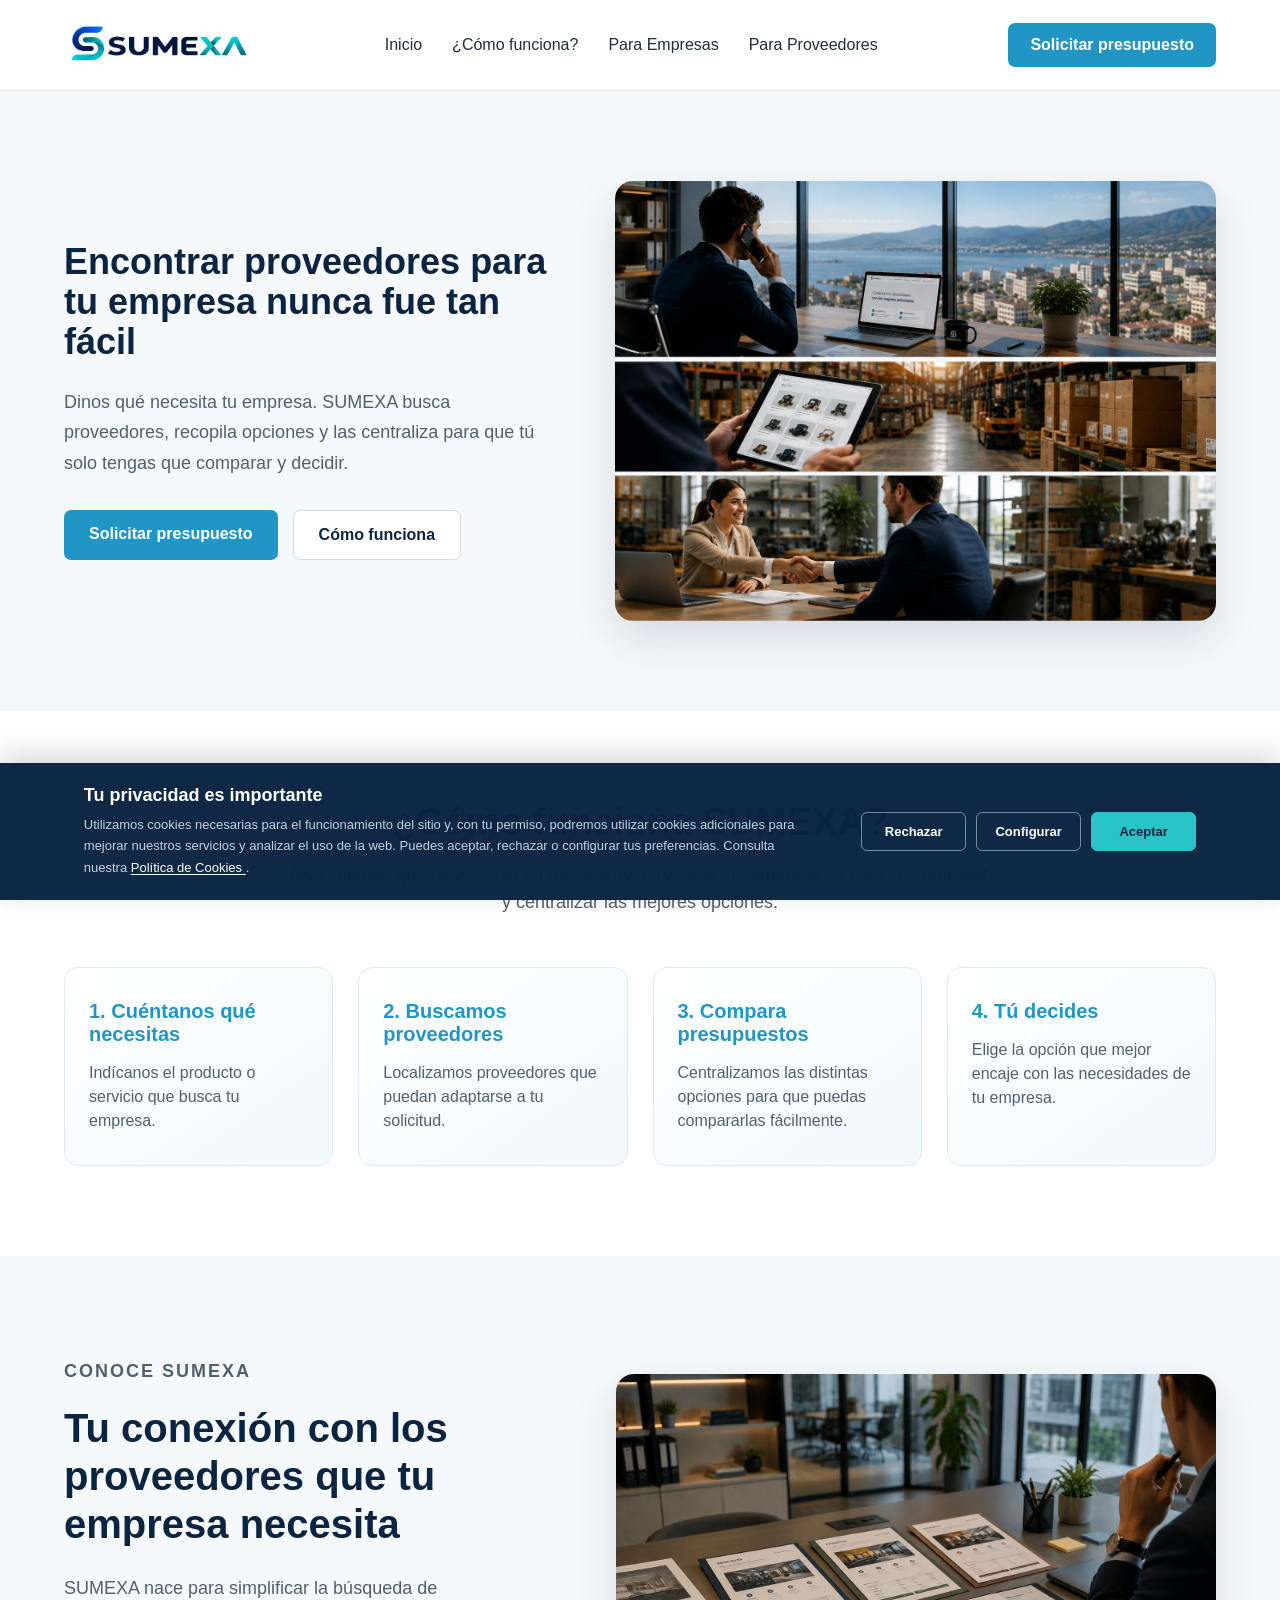
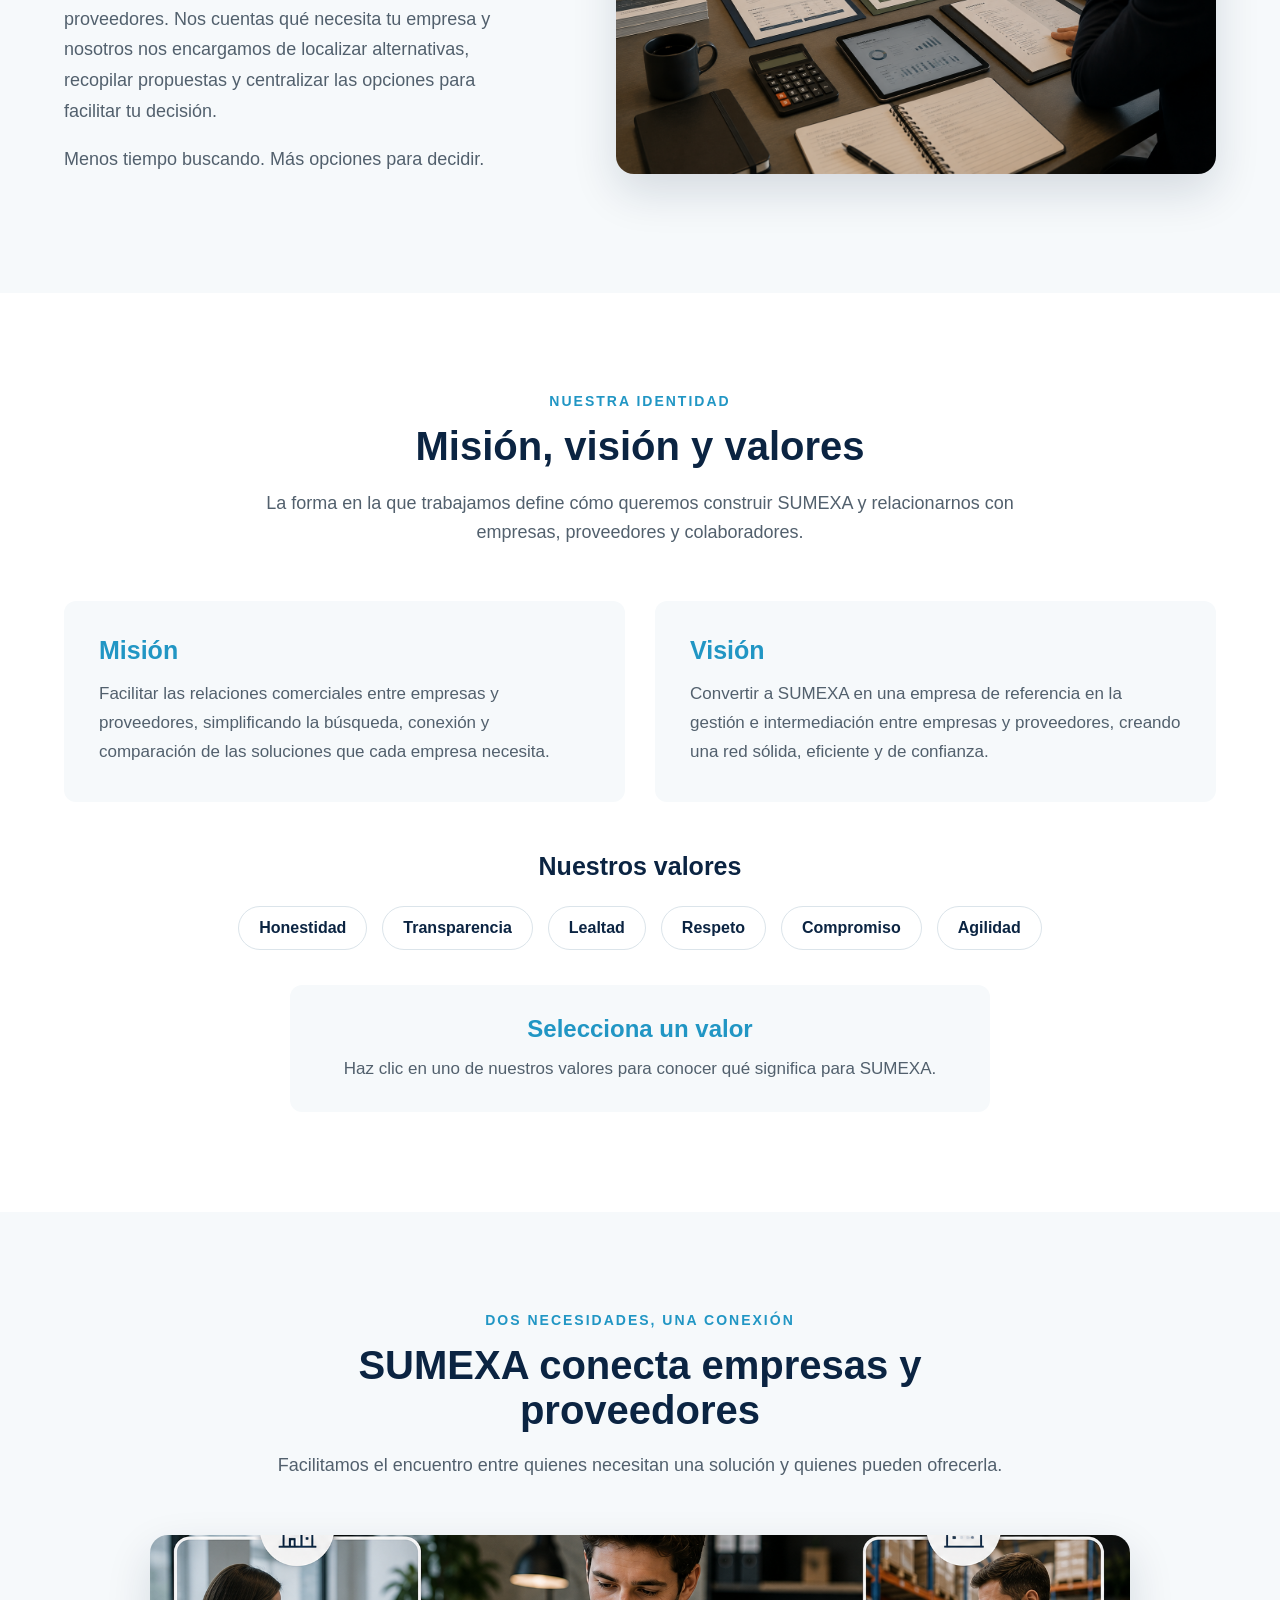
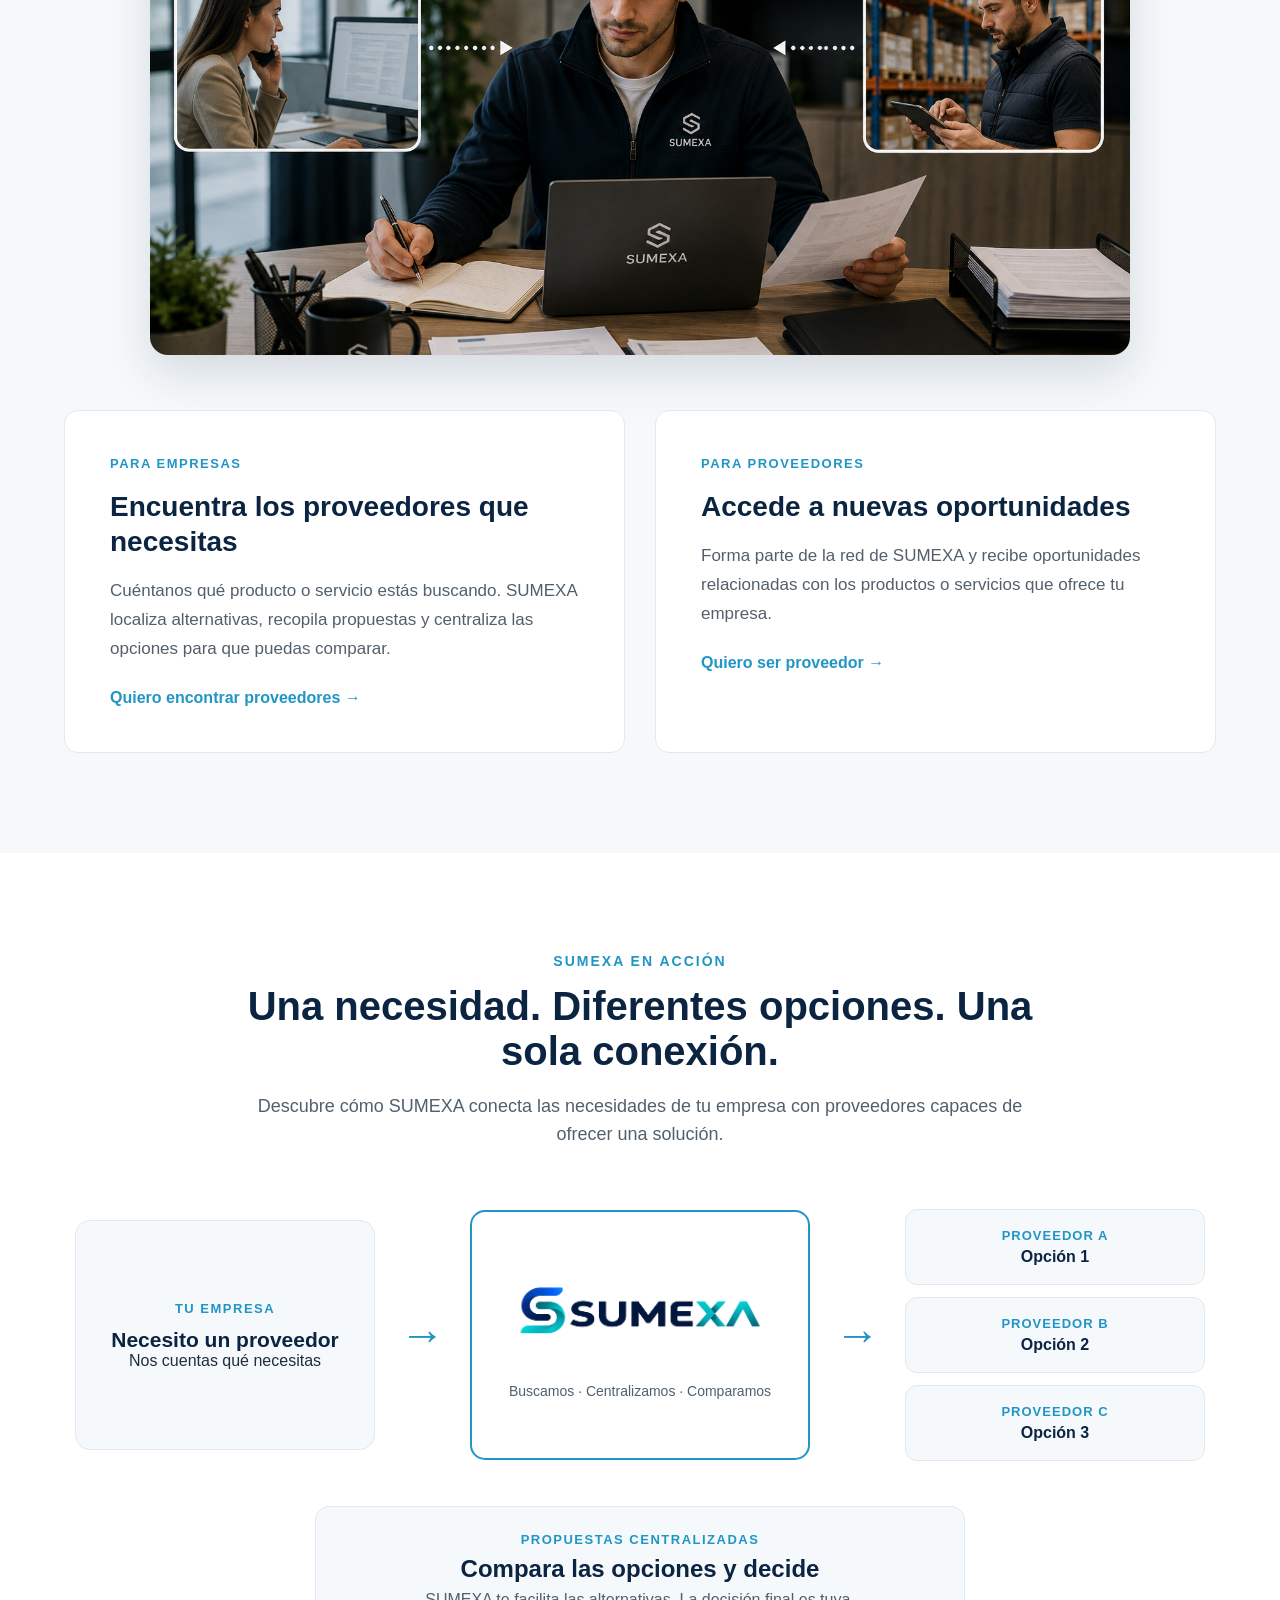
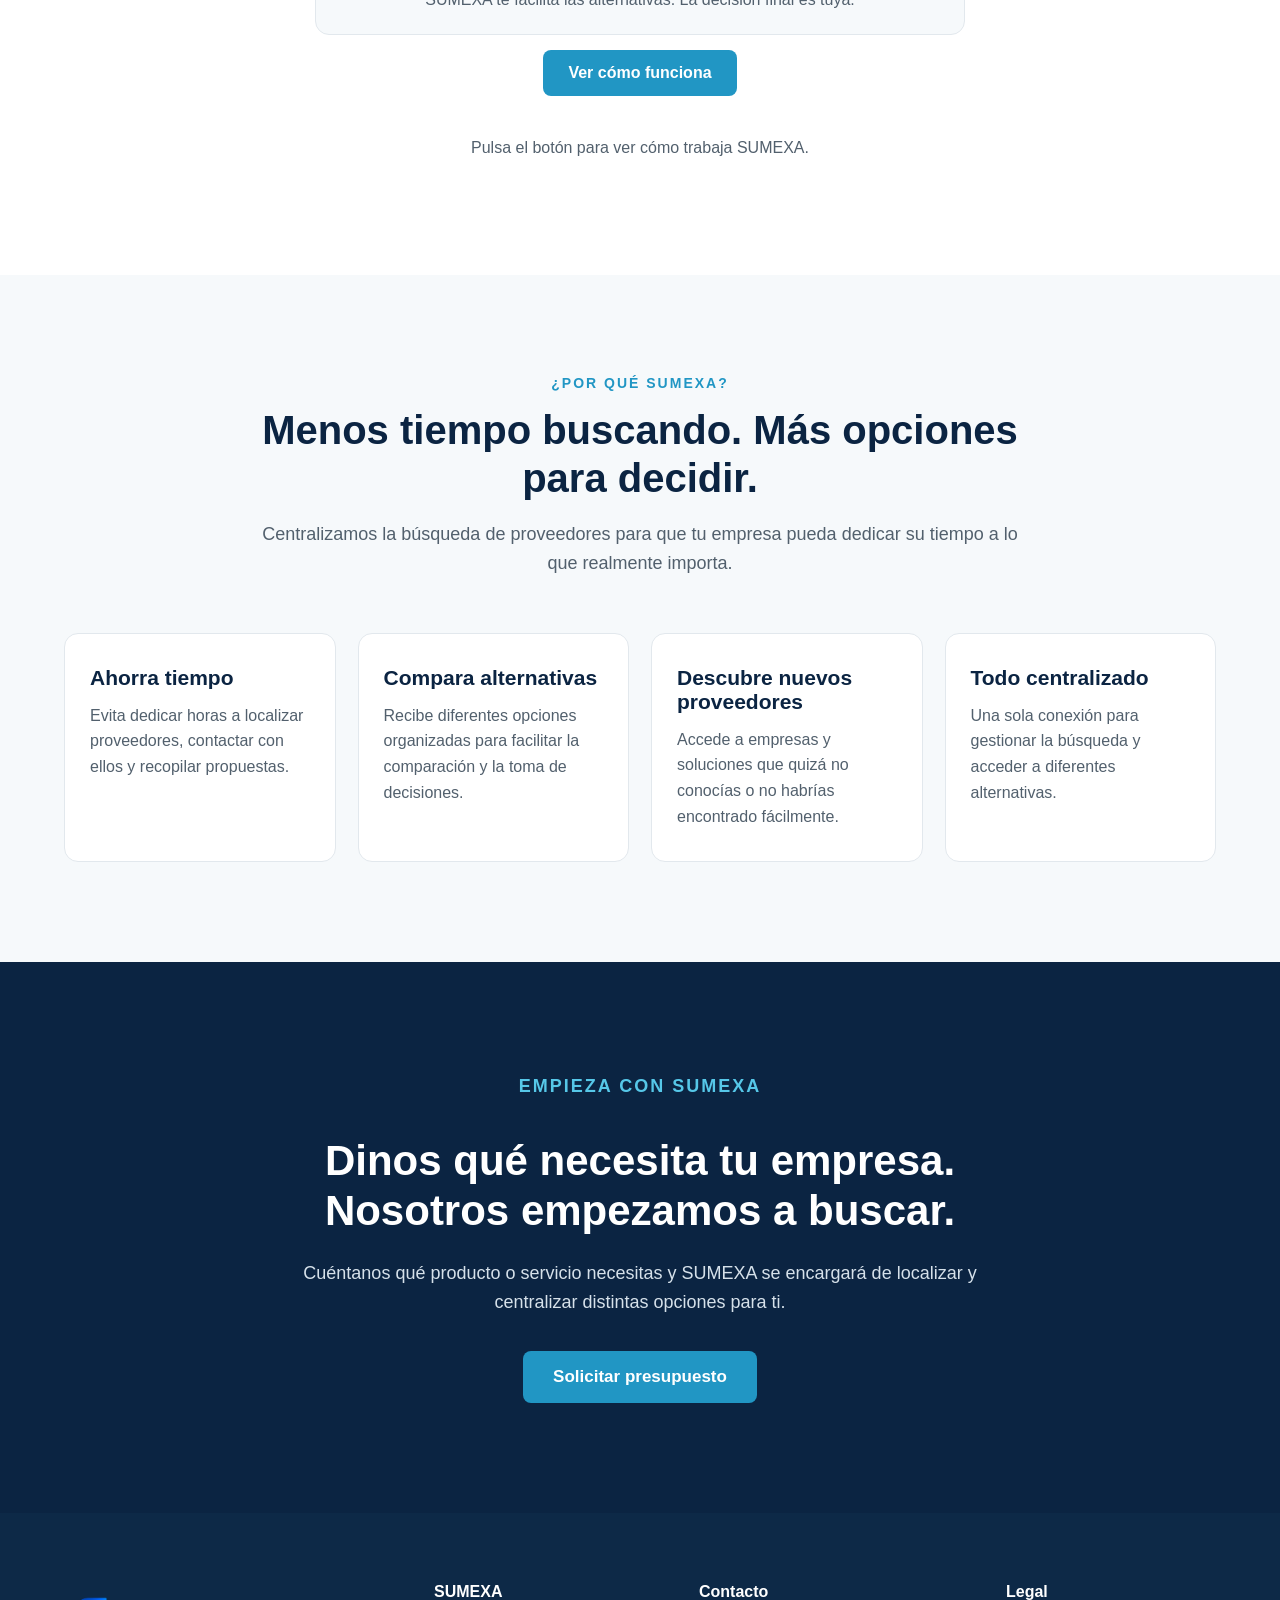
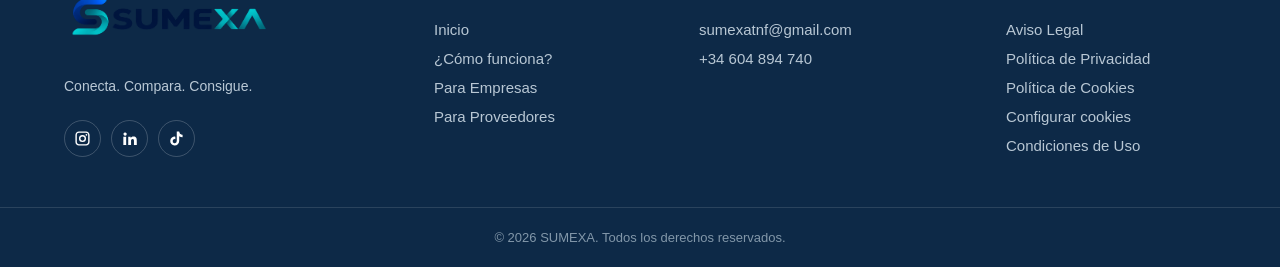
<file: index.html>
<!DOCTYPE html>
<html lang="es">

<head>
    <meta charset="UTF-8">
    <meta name="viewport" content="width=device-width, initial-scale=1.0">
    <title>SUMEXA | Conecta. Compara. Consigue.</title>
   
    <link rel="stylesheet" href="style.css">
</head>

<body> 
<header class="sumexa-header">
    <div class="sumexa-header-contenido">

        <a href="index.html" class="sumexa-header-logo">
            <img src="SUMEXA-TRANSPARENTE.png" alt="SUMEXA">
        </a>

        <nav class="sumexa-menu">
            <a href="index.html">Inicio</a>
            <a href="como-funciona.html">¿Cómo funciona?</a>
            <a href="para-empresas.html">Para Empresas</a>
            <a href="para-proveedores.html">Para Proveedores</a>
        </nav>

        <a href="solicitar-presupuesto.html" class="sumexa-header-boton">
    Solicitar presupuesto
</a>
<button class="menu-movil-boton" id="menuMovilBoton" aria-label="Abrir menú">
    ☰
</button>
    </div>
</header>
<main>

    <section class="hero">

    <div class="contenedor hero-inicio-grid">

        <div class="hero-inicio-texto">

            <h1>
                Encontrar proveedores para tu empresa nunca fue tan fácil
            </h1>

            <p>
                Dinos qué necesita tu empresa. SUMEXA busca proveedores,
                recopila opciones y las centraliza para que tú solo tengas
                que comparar y decidir.
            </p>

            <div class="hero-botones">
                <a href="solicitar-presupuesto.html" class="boton-principal">Solicitar presupuesto</a>
                <a href="como-funciona.html" class="boton-secundario">Cómo funciona</a>
            </div>

        </div>

        <div class="hero-inicio-imagen">
            <img src="inicio-conexion.png"
                 alt="SUMEXA conectando empresas con diferentes proveedores">
        </div>

    </div>

</section>
<section class="como-funciona">
    <div class="contenedor">

        <h2>¿Cómo funciona SUMEXA?</h2>

        <p class="subtitulo-seccion">
            Nos cuentas qué necesita tu empresa y nosotros nos encargamos de buscar, comparar y centralizar las mejores opciones.
        </p>

        <div class="pasos">

            <div class="paso">
                <h3>1. Cuéntanos qué necesitas</h3>
                <p>Indícanos el producto o servicio que busca tu empresa.</p>
            </div>

            <div class="paso">
                <h3>2. Buscamos proveedores</h3>
                <p>Localizamos proveedores que puedan adaptarse a tu solicitud.</p>
            </div>

            <div class="paso">
                <h3>3. Compara presupuestos</h3>
                <p>Centralizamos las distintas opciones para que puedas compararlas fácilmente.</p>
            </div>

            <div class="paso">
                <h3>4. Tú decides</h3>
                <p>Elige la opción que mejor encaje con las necesidades de tu empresa.</p>
            </div>

        </div>

    </div>
</section>
<section class="que-es-sumexa">
    <div class="contenedor que-es-contenido">

        <div class="que-es-texto">
            <p class="etiqueta">CONOCE SUMEXA</p>

            <h2>Tu conexión con los proveedores que tu empresa necesita</h2>

            <p>
                SUMEXA nace para simplificar la búsqueda de proveedores.
                Nos cuentas qué necesita tu empresa y nosotros nos encargamos
                de localizar alternativas, recopilar propuestas y centralizar
                las opciones para facilitar tu decisión.
            </p>

            <p>
                Menos tiempo buscando. Más opciones para decidir.
            </p>
        </div>

       <div class="que-es-imagen">
    <img src="inicio-comparacion.png"
         alt="Empresa comparando diferentes propuestas de proveedores">
</div>

    </div>
</section>
<section class="identidad-sumexa">
    <div class="contenedor">

        <div class="titulo-identidad">
            <p class="etiqueta">NUESTRA IDENTIDAD</p>
            <h2>Misión, visión y valores</h2>
            <p>
                La forma en la que trabajamos define cómo queremos construir SUMEXA
                y relacionarnos con empresas, proveedores y colaboradores.
            </p>
        </div>

        <div class="bloques-identidad">

            <div class="bloque-identidad">
                <h3>Misión</h3>
                <p>
                    Facilitar las relaciones comerciales entre empresas y proveedores,
                    simplificando la búsqueda, conexión y comparación de las soluciones
                    que cada empresa necesita.
                </p>
            </div>

            <div class="bloque-identidad">
                <h3>Visión</h3>
                <p>
                    Convertir a SUMEXA en una empresa de referencia en la gestión e
                    intermediación entre empresas y proveedores, creando una red sólida,
                    eficiente y de confianza.
                </p>
            </div>

        </div>

        <div class="valores">
            <h3>Nuestros valores</h3>

            <div class="lista-valores">

    <button class="valor-btn" onclick="mostrarValor('honestidad')">Honestidad</button>
    <button class="valor-btn" onclick="mostrarValor('transparencia')">Transparencia</button>
    <button class="valor-btn" onclick="mostrarValor('lealtad')">Lealtad</button>
    <button class="valor-btn" onclick="mostrarValor('respeto')">Respeto</button>
    <button class="valor-btn" onclick="mostrarValor('compromiso')">Compromiso</button>
    <button class="valor-btn" onclick="mostrarValor('agilidad')">Agilidad</button>

</div>

<div id="explicacion-valor" class="explicacion-valor">
    <h4 id="titulo-valor">Selecciona un valor</h4>
    <p id="texto-valor">
        Haz clic en uno de nuestros valores para conocer qué significa para SUMEXA.
    </p>
</div>
        </div>

    </div>
</section>
<section class="para-quien">
    <div class="contenedor">

        <div class="titulo-para-quien">
            <p class="etiqueta">DOS NECESIDADES, UNA CONEXIÓN</p>
            <h2>SUMEXA conecta empresas y proveedores</h2>
            <p>
                Facilitamos el encuentro entre quienes necesitan una solución
                y quienes pueden ofrecerla.
            </p>
        </div>
<div class="para-quien-imagen">
    <img src="inicio-intermediacion.png"
         alt="SUMEXA intermediando entre una empresa y un proveedor">
</div>
        <div class="opciones-sumexa">

            <div class="opcion-sumexa">
                <span class="tipo-opcion">PARA EMPRESAS</span>
                <h3>Encuentra los proveedores que necesitas</h3>
                <p>
                    Cuéntanos qué producto o servicio estás buscando.
                    SUMEXA localiza alternativas, recopila propuestas y
                    centraliza las opciones para que puedas comparar.
                </p>

                <a href="solicitar-presupuesto.html" class="enlace-opcion">
                    Quiero encontrar proveedores →
                </a>
            </div>

            <div class="opcion-sumexa">
                <span class="tipo-opcion">PARA PROVEEDORES</span>
                <h3>Accede a nuevas oportunidades</h3>
                <p>
                    Forma parte de la red de SUMEXA y recibe oportunidades
                    relacionadas con los productos o servicios que ofrece
                    tu empresa.
                </p>

                <a href="quiero-ser-proveedor.html" class="enlace-opcion">
                    Quiero ser proveedor →
                </a>
            </div>

        </div>

    </div>
</section>
<!-- SUMEXA EN ACCIÓN -->

<section class="sumexa-accion">

    <div class="contenedor">

        <div class="titulo-accion">
            <p class="etiqueta">SUMEXA EN ACCIÓN</p>
            <h2>Una necesidad. Diferentes opciones. Una sola conexión.</h2>
            <p>
                Descubre cómo SUMEXA conecta las necesidades de tu empresa
                con proveedores capaces de ofrecer una solución.
            </p>
        </div>

        <div class="flujo-sumexa">

    <!-- EMPRESA -->
    <div class="elemento-flujo empresa-flujo">
        <span>TU EMPRESA</span>
        <h3>Necesito un proveedor</h3>
        <p class="detalle-flujo">Nos cuentas qué necesitas</p>
    </div>

    <div class="flecha-flujo flecha-1">→</div>

    <!-- SUMEXA -->
    <div class="elemento-flujo centro-sumexa">
        <img src="SUMEXA-TRANSPARENTE.png" alt="SUMEXA">
        <p>Buscamos · Centralizamos · Comparamos</p>
    </div>

    <div class="flecha-flujo flecha-2">→</div>

    <!-- PROVEEDORES -->
    <div class="grupo-proveedores">

        <div class="proveedor proveedor-a">
            <span>PROVEEDOR A</span>
            <p>Opción 1</p>
        </div>

        <div class="proveedor proveedor-b">
            <span>PROVEEDOR B</span>
            <p>Opción 2</p>
        </div>

        <div class="proveedor proveedor-c">
            <span>PROVEEDOR C</span>
            <p>Opción 3</p>
        </div>

    </div>

</div>

<div id="resultado-flujo" class="resultado-flujo">
    <span>PROPUESTAS CENTRALIZADAS</span>
    <h3>Compara las opciones y decide</h3>
    <p>SUMEXA te facilita las alternativas. La decisión final es tuya.</p>
</div>

        <button id="iniciar-flujo" class="boton-flujo">
            Ver cómo funciona
        </button>

        <div id="mensaje-flujo" class="mensaje-flujo">
            Pulsa el botón para ver cómo trabaja SUMEXA.
        </div>

    </div>

</section>
<section class="beneficios-sumexa">
    <div class="contenedor">

        <div class="titulo-beneficios">
            <p class="etiqueta">¿POR QUÉ SUMEXA?</p>
            <h2>Menos tiempo buscando. Más opciones para decidir.</h2>
            <p>
                Centralizamos la búsqueda de proveedores para que tu empresa
                pueda dedicar su tiempo a lo que realmente importa.
            </p>
        </div>

        <div class="grid-beneficios">

            <div class="beneficio">
                <h3>Ahorra tiempo</h3>
                <p>
                    Evita dedicar horas a localizar proveedores,
                    contactar con ellos y recopilar propuestas.
                </p>
            </div>

            <div class="beneficio">
                <h3>Compara alternativas</h3>
                <p>
                    Recibe diferentes opciones organizadas para facilitar
                    la comparación y la toma de decisiones.
                </p>
            </div>

            <div class="beneficio">
                <h3>Descubre nuevos proveedores</h3>
                <p>
                    Accede a empresas y soluciones que quizá no conocías
                    o no habrías encontrado fácilmente.
                </p>
            </div>

            <div class="beneficio">
                <h3>Todo centralizado</h3>
                <p>
                    Una sola conexión para gestionar la búsqueda y
                    acceder a diferentes alternativas.
                </p>
            </div>

        </div>

    </div>
</section>
<section class="cta-final">
    <div class="contenedor cta-contenido">

        <p class="etiqueta">EMPIEZA CON SUMEXA</p>

        <h2>Dinos qué necesita tu empresa. Nosotros empezamos a buscar.</h2>

        <p>
            Cuéntanos qué producto o servicio necesitas y SUMEXA se encargará
            de localizar y centralizar distintas opciones para ti.
        </p>

        <a href="solicitar-presupuesto.html" class="boton-cta-final">
    Solicitar presupuesto
</a>

    </div>
</section>
</main>
<footer class="footer-sumexa">

    <div class="contenedor footer-contenido">

        <!-- MARCA -->
        <div class="footer-marca">

            <img src="SUMEXA-TRANSPARENTE.png" alt="SUMEXA">

            <p>Conecta. Compara. Consigue.</p>

            <div class="footer-redes">

                <!-- Instagram -->
                <a href="https://www.instagram.com/sumexa.es/" target="_blank" aria-label="Instagram">
                    <svg viewBox="0 0 24 24">
                        <path d="M7 2C4.2 2 2 4.2 2 7v10c0 2.8 2.2 5 5 5h10c2.8 0 5-2.2 5-5V7c0-2.8-2.2-5-5-5H7zm10 2c1.7 0 3 1.3 3 3v10c0 1.7-1.3 3-3 3H7c-1.7 0-3-1.3-3-3V7c0-1.7 1.3-3 3-3h10zm.5 1.5a1.25 1.25 0 1 0 0 2.5 1.25 1.25 0 0 0 0-2.5zM12 7a5 5 0 1 0 0 10 5 5 0 0 0 0-10zm0 2a3 3 0 1 1 0 6 3 3 0 0 1 0-6z"/>
                    </svg>
                </a>

                <!-- LinkedIn -->
                <a href="#" target="_blank" aria-label="LinkedIn">
                    <svg viewBox="0 0 24 24">
                        <path d="M5.3 3.5A2.3 2.3 0 1 1 5.3 8a2.3 2.3 0 0 1 0-4.5zM3.3 9.5h4V21h-4V9.5zm6.5 0h3.8v1.6h.1c.5-1 1.8-2 3.8-2 4 0 4.8 2.6 4.8 6.1V21h-4v-5.2c0-1.3 0-3-1.9-3s-2.2 1.4-2.2 2.9V21h-4V9.5z"/>
                    </svg>
                </a>

               <!-- TikTok -->
<a href="https://www.tiktok.com/@sumexa.es" target="_blank" aria-label="TikTok">
    <svg viewBox="0 0 24 24">
        <path d="M19.59 6.69a4.83 4.83 0 0 1-3.77-4.25V2h-3.45v13.67a2.89 2.89 0 1 1-2-2.76V9.4a6.33 6.33 0 1 0 5.45 6.27V8.73a8.16 8.16 0 0 0 4.77 1.52V6.81a4.85 4.85 0 0 1-1-.12z"/>
    </svg>
</a>

            </div>

        </div>


        <!-- NAVEGACIÓN -->
<div class="footer-enlaces footer-nav">

    <h4>SUMEXA</h4>
            <a href="index.html">Inicio</a>
            <a href="como-funciona.html">¿Cómo funciona?</a>
            <a href="para-empresas.html">Para Empresas</a>
            <a href="para-proveedores.html">Para Proveedores</a>

        </div>


        <!-- CONTACTO -->
<div class="footer-enlaces footer-contacto">

    <h4>Contacto</h4>
            <a href="mailto:sumexatnf@gmail.com">
                sumexatnf@gmail.com
            </a>

            <a href="tel:+34604894740">
                +34 604 894 740
            </a>

        </div>


        <!-- LEGAL -->
       <!-- LEGAL -->
<div class="footer-enlaces footer-legal">

    <h4>Legal</h4>
            <a href="aviso-legal.html">Aviso Legal</a>
<a href="politica-privacidad.html">Política de Privacidad</a>
<a href="politica-cookies.html">Política de Cookies</a>
<a href="#" class="abrir-configuracion-cookies">
    Configurar cookies
</a>
<a href="condiciones-uso.html">Condiciones de Uso</a>

        </div>

    </div>


    <!-- PARTE INFERIOR -->
  <div class="footer-inferior">

        <div class="contenedor">
            <p>© 2026 SUMEXA. Todos los derechos reservados.</p>
        </div>

    </div>

</footer>
<script>
    function mostrarValor(valor) {

        const titulo = document.getElementById("titulo-valor");
        const texto = document.getElementById("texto-valor");

        const valores = {

            honestidad: {
                titulo: "Honestidad",
                texto: "Actuamos de forma íntegra y responsable en todas nuestras relaciones comerciales."
            },

            transparencia: {
                titulo: "Transparencia",
                texto: "Ofrecemos información clara y mantenemos una comunicación abierta con empresas y proveedores durante todo el proceso."
            },

            lealtad: {
                titulo: "Lealtad",
                texto: "Buscamos construir relaciones duraderas basadas en la confianza y el respeto a los intereses de quienes colaboran con SUMEXA."
            },

            respeto: {
                titulo: "Respeto",
                texto: "Tratamos de manera profesional y responsable a clientes, proveedores y colaboradores."
            },

            compromiso: {
                titulo: "Compromiso",
                texto: "Nos implicamos activamente en cada solicitud para encontrar soluciones adecuadas a las necesidades de cada empresa."
            },

            agilidad: {
                titulo: "Agilidad",
                texto: "Trabajamos para reducir al máximo los tiempos de búsqueda y conectar a cada empresa con proveedores adecuados lo antes posible."
            }

        };

        titulo.textContent = valores[valor].titulo;
        texto.textContent = valores[valor].texto;
    }
  const botonFlujo = document.getElementById("iniciar-flujo");
const mensajeFlujo = document.getElementById("mensaje-flujo");

const empresaFlujo = document.querySelector(".empresa-flujo");
const centroSumexa = document.querySelector(".centro-sumexa");

const proveedorA = document.querySelector(".proveedor-a");
const proveedorB = document.querySelector(".proveedor-b");
const proveedorC = document.querySelector(".proveedor-c");

const flecha1 = document.querySelector(".flecha-1");
const flecha2 = document.querySelector(".flecha-2");

const resultadoFlujo = document.getElementById("resultado-flujo");


function apagarTodo() {

    empresaFlujo.classList.add("estado-apagado");
    centroSumexa.classList.add("estado-apagado");

    proveedorA.classList.add("estado-apagado");
    proveedorB.classList.add("estado-apagado");
    proveedorC.classList.add("estado-apagado");

    resultadoFlujo.classList.add("estado-apagado");

    flecha1.classList.add("estado-apagado");
    flecha2.classList.add("estado-apagado");
}


function limpiarEstados() {

    const elementos = [
        empresaFlujo,
        centroSumexa,
        proveedorA,
        proveedorB,
        proveedorC,
        resultadoFlujo,
        flecha1,
        flecha2
    ];

    elementos.forEach(function(elemento) {

        elemento.classList.remove(
            "estado-apagado",
            "estado-activo",
            "flecha-activa",
            "proveedor-aparece",
            "resultado-activo"
        );

    });
}


botonFlujo.addEventListener("click", function () {

    limpiarEstados();
    apagarTodo();

    botonFlujo.disabled = true;
    botonFlujo.textContent = "Procesando...";


    /* PASO 1: EMPRESA */

    empresaFlujo.classList.remove("estado-apagado");
    empresaFlujo.classList.add("estado-activo");

    mensajeFlujo.textContent =
        "1. Tu empresa nos comunica qué producto o servicio necesita.";


    /* PASO 2: SUMEXA */

    setTimeout(function () {

        empresaFlujo.classList.remove("estado-activo");
        empresaFlujo.classList.add("estado-apagado");

        flecha1.classList.remove("estado-apagado");
        flecha1.classList.add("flecha-activa");

        centroSumexa.classList.remove("estado-apagado");
        centroSumexa.classList.add("estado-activo");

        mensajeFlujo.textContent =
            "2. SUMEXA analiza la necesidad y comienza la búsqueda.";

    }, 3000);


    /* PASO 3: BÚSQUEDA */

    setTimeout(function () {

        flecha1.classList.remove("flecha-activa");
        flecha1.classList.add("estado-apagado");

        flecha2.classList.remove("estado-apagado");
        flecha2.classList.add("flecha-activa");

        mensajeFlujo.textContent =
            "3. Buscamos proveedores capaces de ofrecer una solución.";

    }, 6000);


    /* APARECE PROVEEDOR A */

    setTimeout(function () {

        proveedorA.classList.remove("estado-apagado");
        proveedorA.classList.add("proveedor-aparece");

    }, 7200);


    /* APARECE PROVEEDOR B */

    setTimeout(function () {

        proveedorB.classList.remove("estado-apagado");
        proveedorB.classList.add("proveedor-aparece");

    }, 8400);


    /* APARECE PROVEEDOR C */

    setTimeout(function () {

        proveedorC.classList.remove("estado-apagado");
        proveedorC.classList.add("proveedor-aparece");

    }, 9600);


    /* PASO 4: CENTRALIZAMOS */

    setTimeout(function () {

        flecha2.classList.remove("flecha-activa");
        flecha2.classList.add("estado-apagado");

        proveedorA.classList.remove("proveedor-aparece");
        proveedorB.classList.remove("proveedor-aparece");
        proveedorC.classList.remove("proveedor-aparece");

        centroSumexa.classList.add("estado-activo");

        mensajeFlujo.textContent =
            "4. SUMEXA recopila y centraliza las distintas propuestas.";

    }, 11500);


    /* PASO 5: DECISIÓN */

    setTimeout(function () {

        limpiarEstados();

        resultadoFlujo.classList.add("resultado-activo");

        mensajeFlujo.innerHTML =
            "<strong>5. Compara las alternativas y elige la opción que mejor encaje con tu empresa.</strong>";

        botonFlujo.disabled = false;
        botonFlujo.textContent = "Volver a verlo";

    }, 14500);

});
</script>
<script>
    const menuBoton = document.getElementById("menuMovilBoton");
    const menu = document.querySelector(".sumexa-menu");
    const botonPresupuesto = document.querySelector(".sumexa-header-boton");

    menuBoton.addEventListener("click", () => {
        menu.classList.toggle("menu-movil-abierto");
        botonPresupuesto.classList.toggle("menu-movil-abierto");
    });
</script>
<!-- =========================
     BANNER DE COOKIES
========================= -->

<script src="cookies.js"></script>
</body>
</html>
</file>
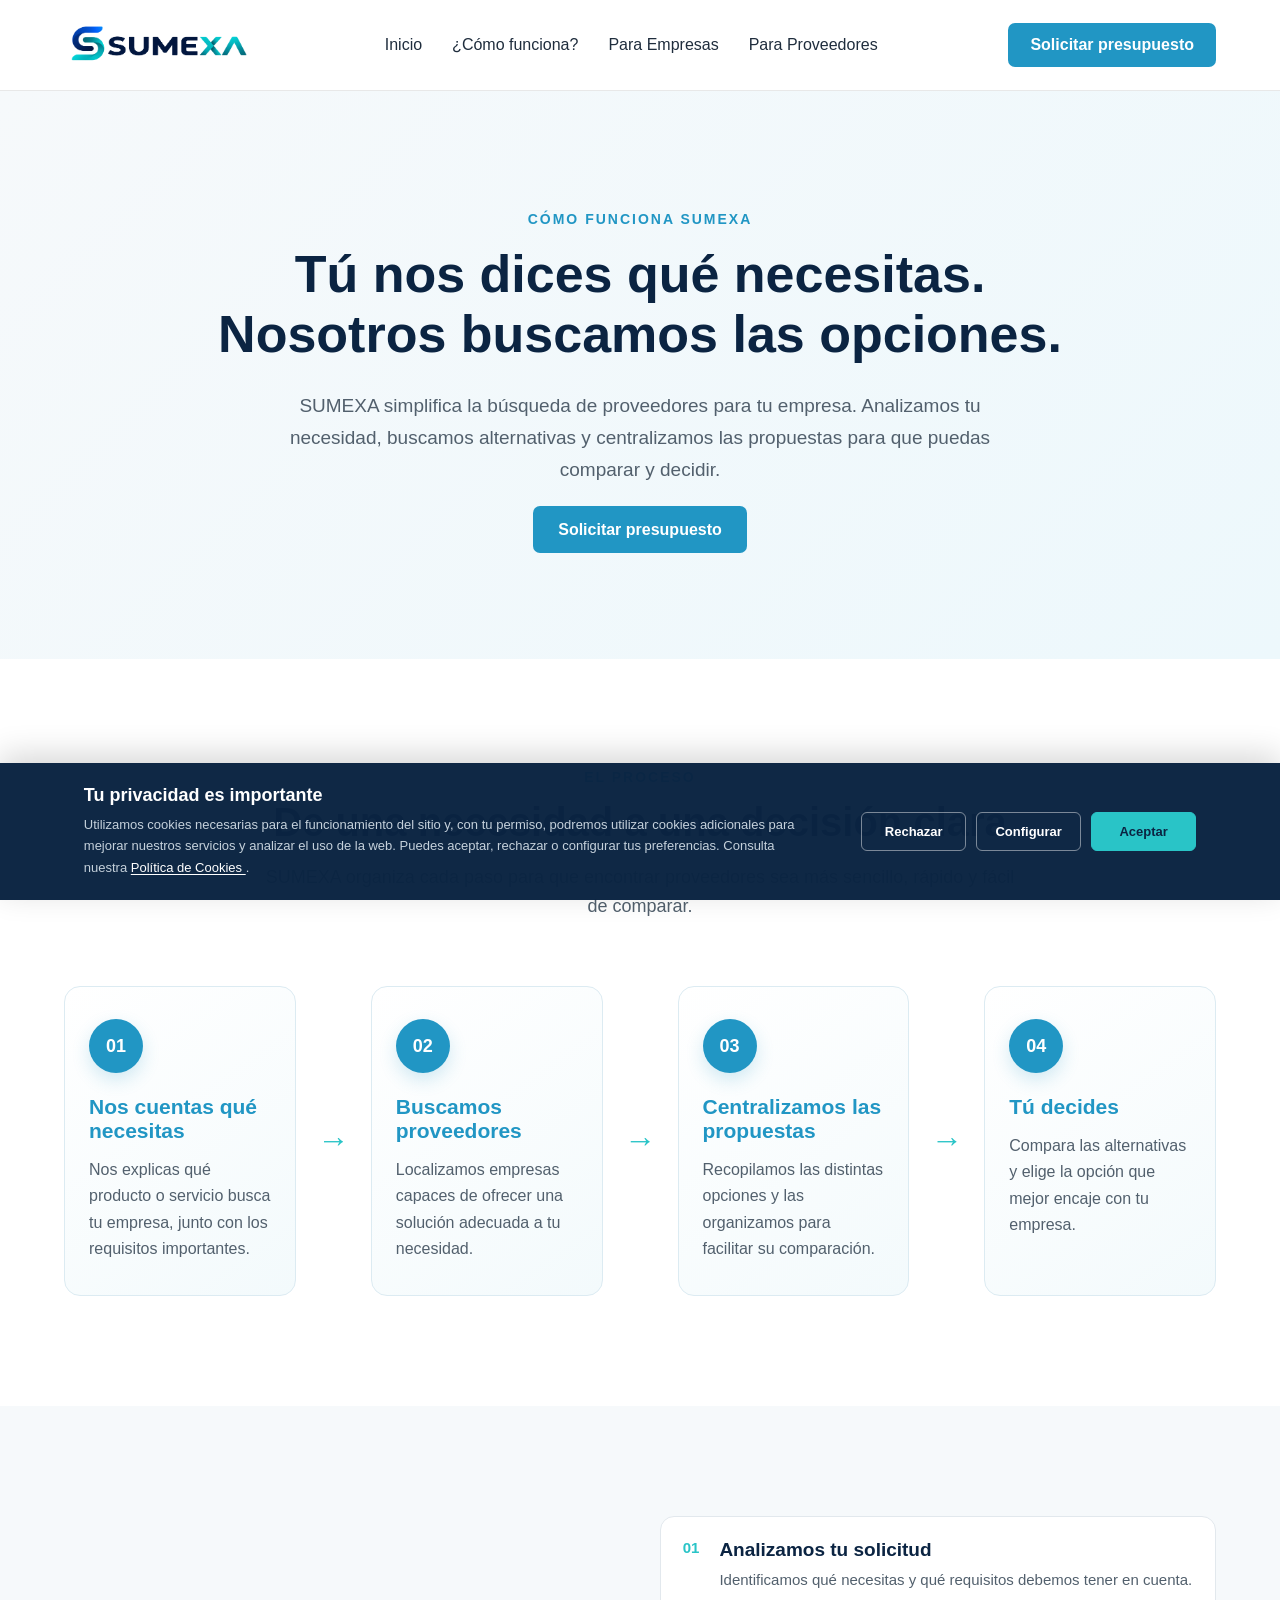
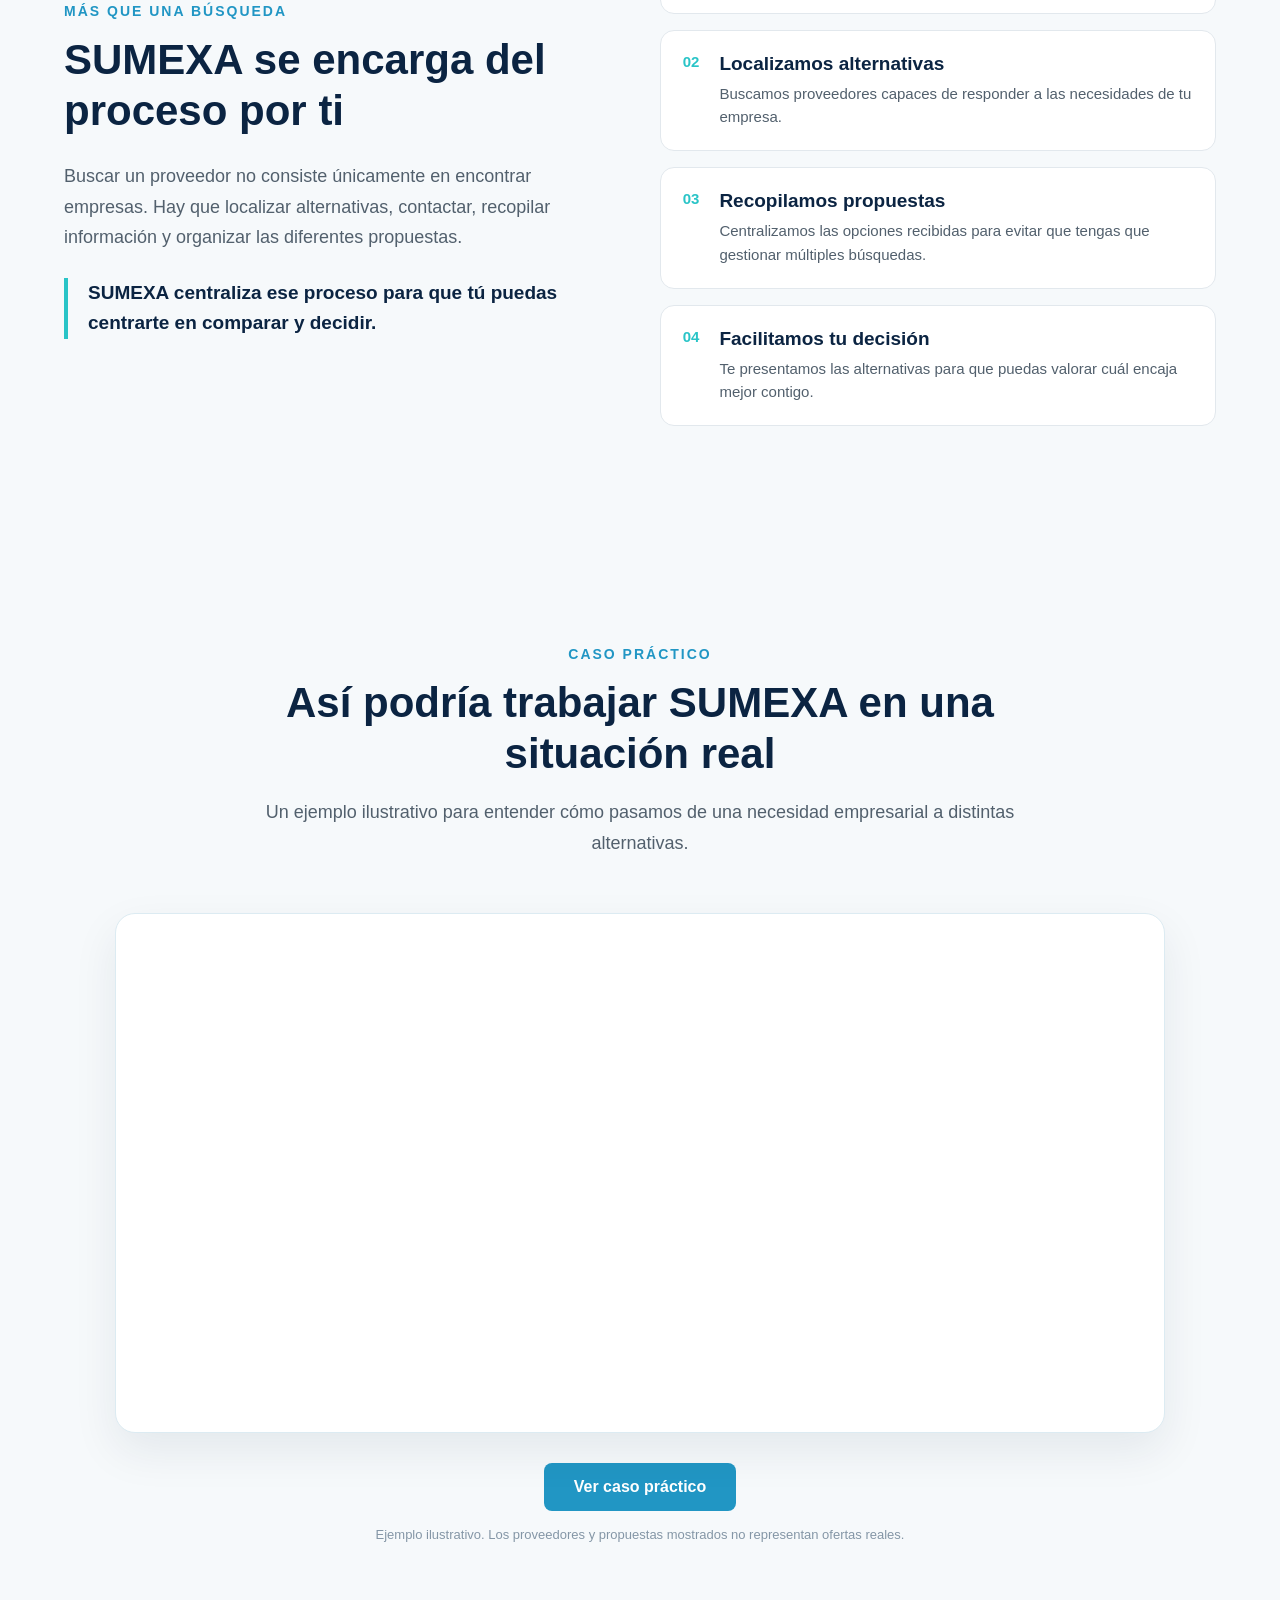
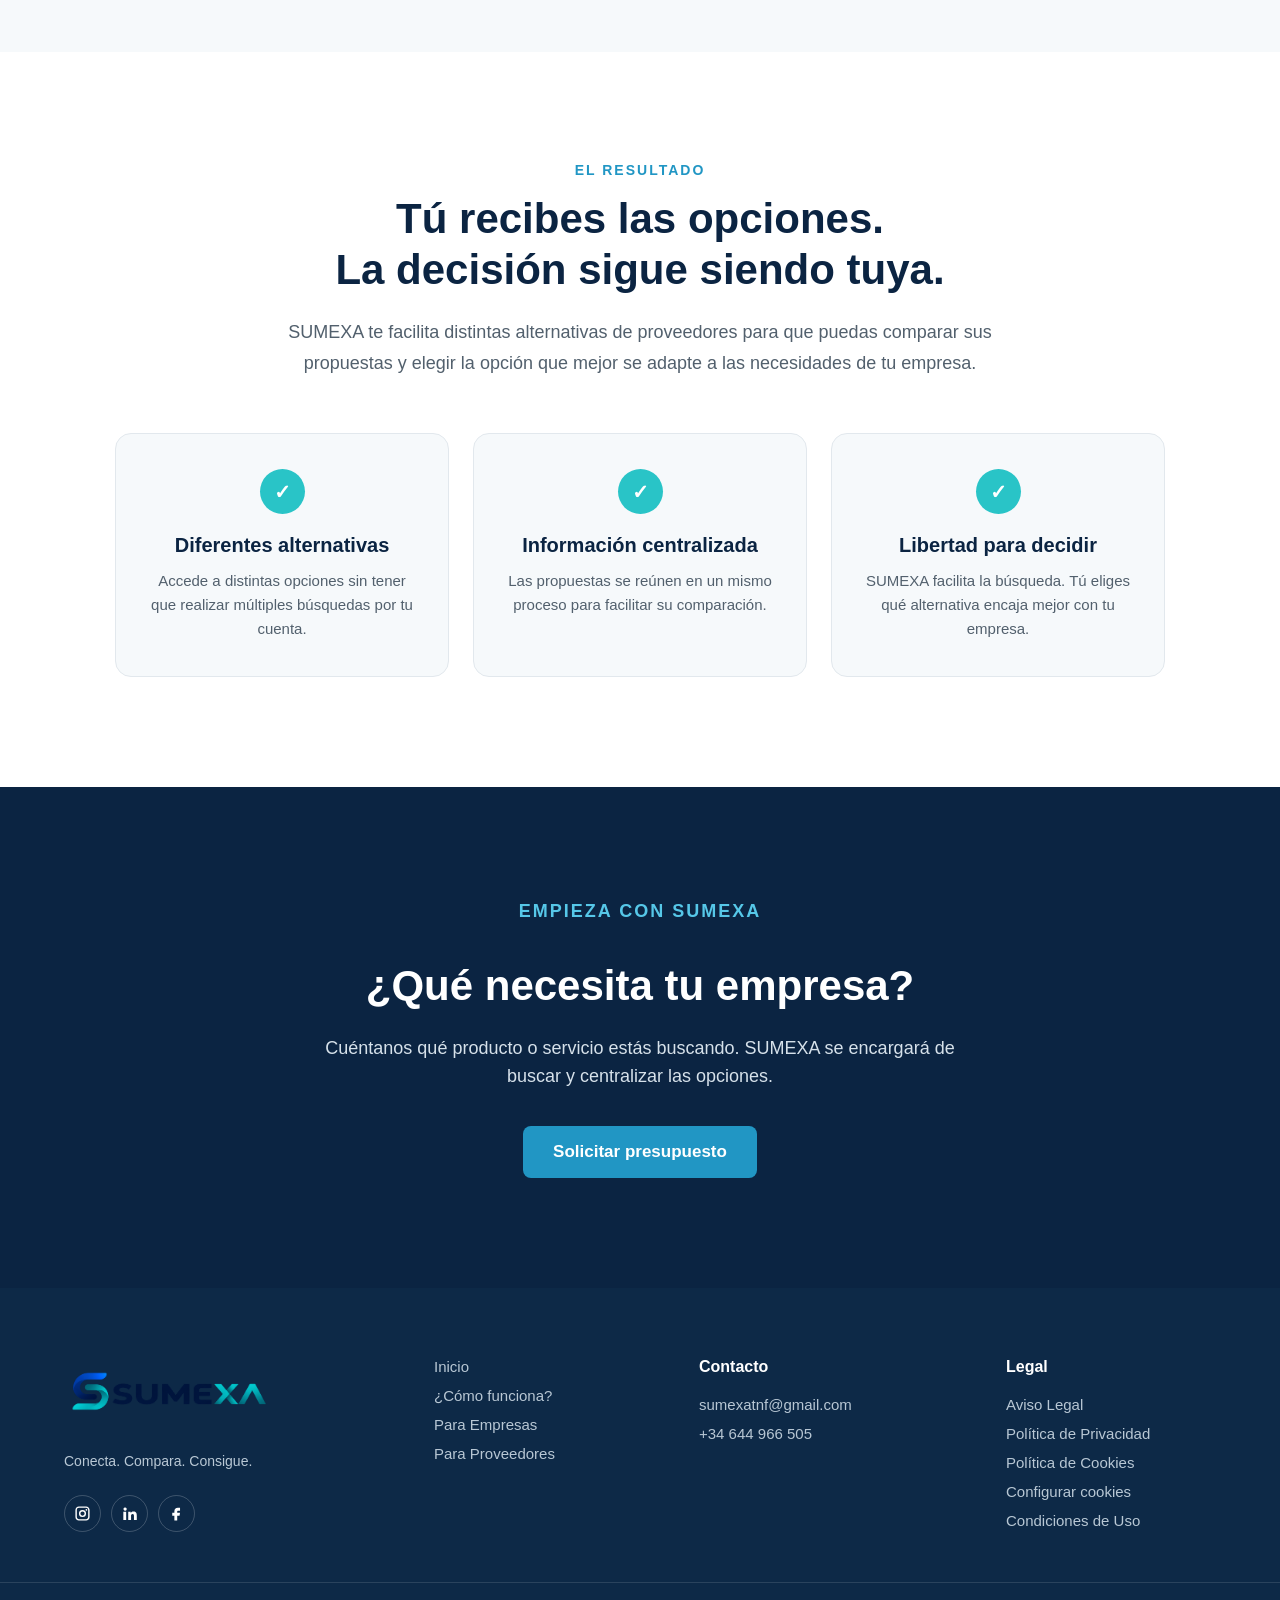
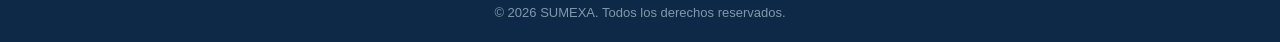
<file: como-funciona.html>
<!DOCTYPE html>
<html lang="es">

<head>
    <meta charset="UTF-8">
    <meta name="viewport" content="width=device-width, initial-scale=1.0">

    <title>Cómo funciona | SUMEXA</title>

    <link rel="stylesheet" href="style.css">
</head>

<body>

    <header class="sumexa-header">
    <div class="sumexa-header-contenido">

        <a href="index.html" class="sumexa-header-logo">
            <img src="SUMEXA-TRANSPARENTE.png" alt="SUMEXA">
        </a>

        <nav class="sumexa-menu">
            <a href="index.html">Inicio</a>
            <a href="como-funciona.html">¿Cómo funciona?</a>
            <a href="para-empresas.html">Para Empresas</a>
            <a href="para-proveedores.html">Para Proveedores</a>
        </nav>

        <a href="solicitar-presupuesto.html" class="sumexa-header-boton">Solicitar presupuesto</a>

        <button class="menu-movil-boton" id="menuMovilBoton" aria-label="Abrir menú">
            ☰
        </button>

    </div>
</header>


    <main>
        <section class="hero-como">

    <div class="contenedor hero-como-contenido">

        <p class="etiqueta">CÓMO FUNCIONA SUMEXA</p>

        <h1>
            Tú nos dices qué necesitas.<br>
            Nosotros buscamos las opciones.
        </h1>

        <p class="hero-como-texto">
            SUMEXA simplifica la búsqueda de proveedores para tu empresa.
            Analizamos tu necesidad, buscamos alternativas y centralizamos
            las propuestas para que puedas comparar y decidir.
        </p>

        <a href="solicitar-presupuesto.html" class="boton-principal">
            Solicitar presupuesto
        </a>

    </div>

</section>
<section class="proceso-detallado">

    <div class="contenedor">

        <div class="titulo-proceso">
            <p class="etiqueta">EL PROCESO</p>
            <h2>De una necesidad a una decisión clara</h2>
            <p>
                SUMEXA organiza cada paso para que encontrar proveedores sea más sencillo,
                rápido y fácil de comparar.
            </p>
        </div>

        <div class="linea-proceso">

            <div class="paso-detallado">
                <div class="numero-detallado">01</div>
                <h3>Nos cuentas qué necesitas</h3>
                <p>
                    Nos explicas qué producto o servicio busca tu empresa,
                    junto con los requisitos importantes.
                </p>
            </div>

            <div class="conector-proceso">→</div>

            <div class="paso-detallado">
                <div class="numero-detallado">02</div>
                <h3>Buscamos proveedores</h3>
                <p>
                    Localizamos empresas capaces de ofrecer una solución
                    adecuada a tu necesidad.
                </p>
            </div>

            <div class="conector-proceso">→</div>

            <div class="paso-detallado">
                <div class="numero-detallado">03</div>
                <h3>Centralizamos las propuestas</h3>
                <p>
                    Recopilamos las distintas opciones y las organizamos
                    para facilitar su comparación.
                </p>
            </div>

            <div class="conector-proceso">→</div>

            <div class="paso-detallado">
                <div class="numero-detallado">04</div>
                <h3>Tú decides</h3>
                <p>
                    Compara las alternativas y elige la opción que mejor
                    encaje con tu empresa.
                </p>
            </div>

        </div>

    </div>

</section>
<section class="gestion-sumexa">

    <div class="contenedor gestion-contenido">

        <div class="gestion-texto">

            <p class="etiqueta">MÁS QUE UNA BÚSQUEDA</p>

            <h2>SUMEXA se encarga del proceso por ti</h2>

            <p class="gestion-intro">
                Buscar un proveedor no consiste únicamente en encontrar empresas.
                Hay que localizar alternativas, contactar, recopilar información
                y organizar las diferentes propuestas.
            </p>

            <p class="gestion-destacado">
                SUMEXA centraliza ese proceso para que tú puedas centrarte
                en comparar y decidir.
            </p>

        </div>

        <div class="gestion-lista">

            <div class="gestion-item">
                <span>01</span>
                <div>
                    <h3>Analizamos tu solicitud</h3>
                    <p>Identificamos qué necesitas y qué requisitos debemos tener en cuenta.</p>
                </div>
            </div>

            <div class="gestion-item">
                <span>02</span>
                <div>
                    <h3>Localizamos alternativas</h3>
                    <p>Buscamos proveedores capaces de responder a las necesidades de tu empresa.</p>
                </div>
            </div>

            <div class="gestion-item">
                <span>03</span>
                <div>
                    <h3>Recopilamos propuestas</h3>
                    <p>Centralizamos las opciones recibidas para evitar que tengas que gestionar múltiples búsquedas.</p>
                </div>
            </div>

            <div class="gestion-item">
                <span>04</span>
                <div>
                    <h3>Facilitamos tu decisión</h3>
                    <p>Te presentamos las alternativas para que puedas valorar cuál encaja mejor contigo.</p>
                </div>
            </div>

        </div>

    </div>

</section>
<section class="caso-animado">

    <div class="contenedor">

        <div class="titulo-caso">
            <p class="etiqueta">CASO PRÁCTICO</p>
            <h2>Así podría trabajar SUMEXA en una situación real</h2>
            <p>
                Un ejemplo ilustrativo para entender cómo pasamos de una necesidad
                empresarial a distintas alternativas.
            </p>
        </div>

        <div class="caso-escenario">

            <div class="caso-pantalla">

      <div class="caso-etapa" id="caso-etapa-1">

    <div class="marca-caso-sumexa">
        <img src="SUMEXA-TRANSPARENTE.png" alt="SUMEXA">
 </div>

                    <div class="caso-imagen">
                        <img src="oficina-ejemplo.png" alt="Oficina">
                    </div>

                    <div class="caso-texto">
                        <span>PASO 1 · NECESIDAD</span>
                        <h3>Una empresa necesita renovar sus sillas de oficina</h3>
                        <p>
                            Busca 30 sillas ergonómicas con entrega en Tenerife
                            y unas condiciones concretas.
                        </p>
                    </div>

                </div>

<!-- PASO 2 -->
<div class="caso-etapa" id="caso-etapa-2">

    <div class="marca-caso-sumexa">
        <img src="SUMEXA-TRANSPARENTE.png" alt="SUMEXA">
    </div>

    <div class="paso2-contenido">

        <div class="paso2-imagen">
            <img src="paso-2.png" alt="SUMEXA analizando la solicitud de una empresa">
        </div>

        <div class="paso2-info">

            <div class="caso-texto">
                <span>PASO 2 · ANÁLISIS</span>
                <h3>SUMEXA analiza la solicitud</h3>
                <p>
                    Identificamos las características principales de la solicitud
                    antes de comenzar la búsqueda de proveedores.
                </p>
            </div>

            <div class="requisitos-caso">

                <div class="requisito-caso">
                    <span>✓</span>
                    <p>30 sillas ergonómicas</p>
                </div>

                <div class="requisito-caso">
                    <span>✓</span>
                    <p>Entrega en Tenerife</p>
                </div>

                <div class="requisito-caso">
                    <span>✓</span>
                    <p>Presupuesto definido</p>
                </div>

            </div>

            <div class="busqueda-caso">
                <div class="puntos-busqueda">
                    <span></span>
                    <span></span>
                    <span></span>
                </div>

                <p>Buscando proveedores adecuados...</p>
            </div>

        </div>

    </div>

</div>
<!-- FIN PASO 2 -->
<div class="caso-etapa" id="caso-etapa-3">

    <div class="marca-caso-sumexa">
        <img src="SUMEXA-TRANSPARENTE.png" alt="SUMEXA">
    </div>
    <div class="caso-texto">
        <span>PASO 3 · PROVEEDORES</span>
        <h3>Encontramos diferentes alternativas</h3>
    </div>
                    <div class="caso-proveedores">

                        <div class="caso-proveedor">
                            <img src="silla-a.png" alt="Ejemplo de silla A">
                            <h4>Proveedor A</h4>
                            <p>Opción 1</p>
                        </div>

                        <div class="caso-proveedor">
                            <img src="silla-b.png" alt="Ejemplo de silla B">
                            <h4>Proveedor B</h4>
                            <p>Opción 2</p>
                        </div>

                        <div class="caso-proveedor">
                            <img src="silla-c.png" alt="Ejemplo de silla C">
                            <h4>Proveedor C</h4>
                            <p>Opción 3</p>
                        </div>

                    </div>

                </div>


                <div class="caso-etapa" id="caso-etapa-4">

    <div class="documento-sumexa">

        <div class="documento-cabecera">
            <img src="SUMEXA-TRANSPARENTE.png" alt="SUMEXA">

            <div class="documento-titulo">
                <span>COMPARATIVA DE PROPUESTAS</span>
                <p>Solicitud SX-0001 · Ejemplo ilustrativo</p>
            </div>
        </div>

        <div class="documento-necesidad">
            <span>NECESIDAD DEL CLIENTE</span>
            <h3>30 sillas ergonómicas para oficina</h3>
            <p>Entrega en Tenerife · Presupuesto definido</p>
        </div>

        <div class="tabla-presupuestos">

            <div class="presupuesto-columna presupuesto-etiquetas">
                <div class="presupuesto-vacio"></div>
                <p>Modelo</p>
                <p>Unidades</p>
                <p>Precio total</p>
                <p>Entrega</p>
                <p>Garantía</p>
            </div>

            <div class="presupuesto-columna">
                <div class="presupuesto-proveedor">
                    <img src="silla-a.png" alt="Silla proveedor A">
                    <strong>Proveedor A</strong>
                </div>

                <p>Ergonómica Pro</p>
                <p>30</p>
                <p class="precio-presupuesto">4.350 €</p>
                <p>7–10 días</p>
                <p>3 años</p>
            </div>

            <div class="presupuesto-columna">
                <div class="presupuesto-proveedor">
                    <img src="silla-b.png" alt="Silla proveedor B">
                    <strong>Proveedor B</strong>
                </div>

                <p>Essential Office</p>
                <p>30</p>
                <p class="precio-presupuesto">3.690 €</p>
                <p>10–14 días</p>
                <p>2 años</p>
            </div>

            <div class="presupuesto-columna">
                <div class="presupuesto-proveedor">
                    <img src="silla-c.png" alt="Silla proveedor C">
                    <strong>Proveedor C</strong>
                </div>

                <p>Gaming Office</p>
                <p>30</p>
                <p class="precio-presupuesto">5.250 €</p>
                <p>5–7 días</p>
                <p>5 años</p>
            </div>

        </div>

        <div class="documento-pie">
            <p>
                <strong>SUMEXA</strong> centraliza las propuestas para facilitar
                su comparación. La decisión final corresponde al cliente.
            </p>

            <span>
                Ejemplo ilustrativo. Proveedores, precios y condiciones ficticios.
            </span>
        </div>

    </div>

</div>
<!-- PASO 5 -->
<div class="caso-etapa" id="caso-etapa-5">

    <div class="marca-caso-sumexa">
        <img src="SUMEXA-TRANSPARENTE.png" alt="SUMEXA">
    </div>

    <div class="paso5-contenido">

        <div class="paso5-imagen">
            <img src="paso-4.png" alt="Empresa comparando las propuestas recibidas">
        </div>

        <div class="paso5-info">

            <div class="caso-texto">
                <span>PASO 5 · DECISIÓN</span>
                <h3>La empresa compara y decide</h3>
                <p>
                    Tras revisar las propuestas recibidas, la empresa
                    selecciona la alternativa que mejor se adapta
                    a sus necesidades.
                </p>
            </div>

            <div class="decision-resumen">

                <div class="decision-item">
                    <span>✓</span>
                    <div>
                        <h4>Compara las alternativas</h4>
                        <p>Revisa precios, plazos y condiciones de cada propuesta.</p>
                    </div>
                </div>

                <div class="decision-item">
                    <span>✓</span>
                    <div>
                        <h4>Elige la opción</h4>
                        <p>En este ejemplo, la empresa selecciona al Proveedor B.</p>
                    </div>
                </div>

            </div>

            <div class="opcion-seleccionada">
                <span>OPCIÓN SELECCIONADA</span>
                <h4>Proveedor B</h4>
                <strong>3.690 €</strong>
                <p>
                    La decisión final corresponde siempre a la empresa.
                </p>
            </div>

        </div>

    </div>

</div>
<!-- FIN PASO 5 -->
 </div>
   </div>
            <button id="iniciar-caso" class="boton-caso">
    Ver caso práctico
</button>

<div class="indicadores-caso" id="indicadores-caso">
    <span class="indicador-caso activo"></span>
    <span class="indicador-caso"></span>
    <span class="indicador-caso"></span>
    <span class="indicador-caso"></span>
    <span class="indicador-caso"></span>
</div>

<p class="aviso-caso">
                Ejemplo ilustrativo. Los proveedores y propuestas mostrados no representan ofertas reales.
            </p>

        </div>

</section>
<section class="resultado-sumexa">

    <div class="contenedor resultado-contenido">

        <p class="etiqueta">EL RESULTADO</p>

        <h2>Tú recibes las opciones.<br>La decisión sigue siendo tuya.</h2>

        <p class="resultado-texto">
            SUMEXA te facilita distintas alternativas de proveedores
            para que puedas comparar sus propuestas y elegir la opción
            que mejor se adapte a las necesidades de tu empresa.
        </p>

        <div class="resultado-tarjetas">

            <div class="resultado-item">
                <span>✓</span>
                <h3>Diferentes alternativas</h3>
                <p>Accede a distintas opciones sin tener que realizar múltiples búsquedas por tu cuenta.</p>
            </div>

            <div class="resultado-item">
                <span>✓</span>
                <h3>Información centralizada</h3>
                <p>Las propuestas se reúnen en un mismo proceso para facilitar su comparación.</p>
            </div>

            <div class="resultado-item">
                <span>✓</span>
                <h3>Libertad para decidir</h3>
                <p>SUMEXA facilita la búsqueda. Tú eliges qué alternativa encaja mejor con tu empresa.</p>
            </div>

        </div>

    </div>

</section>
<section class="cta-final">
    <div class="contenedor cta-contenido">

        <p class="etiqueta">EMPIEZA CON SUMEXA</p>

        <h2>¿Qué necesita tu empresa?</h2>

        <p>
            Cuéntanos qué producto o servicio estás buscando.
            SUMEXA se encargará de buscar y centralizar las opciones.
        </p>

        <a href="solicitar-presupuesto.html" class="boton-cta-final">
            Solicitar presupuesto
        </a>

    </div>
</section>

    </main>

<footer class="footer-sumexa">

    <div class="contenedor footer-contenido">

        <!-- MARCA -->
        <div class="footer-marca">

            <img src="SUMEXA-TRANSPARENTE.png" alt="SUMEXA">

            <p>Conecta. Compara. Consigue.</p>

            <div class="footer-redes">

                <!-- Instagram -->
                <a href="https://www.instagram.com/sumexa.es/" target="_blank" aria-label="Instagram">
                    <svg viewBox="0 0 24 24">
                        <path d="M7 2C4.2 2 2 4.2 2 7v10c0 2.8 2.2 5 5 5h10c2.8 0 5-2.2 5-5V7c0-2.8-2.2-5-5-5H7zm10 2c1.7 0 3 1.3 3 3v10c0 1.7-1.3 3-3 3H7c-1.7 0-3-1.3-3-3V7c0-1.7 1.3-3 3-3h10zm.5 1.5a1.25 1.25 0 1 0 0 2.5 1.25 1.25 0 0 0 0-2.5zM12 7a5 5 0 1 0 0 10 5 5 0 0 0 0-10zm0 2a3 3 0 1 1 0 6 3 3 0 0 1 0-6z"/>
                    </svg>
                </a>

                <!-- LinkedIn -->
                <a href="#" target="_blank" aria-label="LinkedIn">
                    <svg viewBox="0 0 24 24">
                        <path d="M5.3 3.5A2.3 2.3 0 1 1 5.3 8a2.3 2.3 0 0 1 0-4.5zM3.3 9.5h4V21h-4V9.5zm6.5 0h3.8v1.6h.1c.5-1 1.8-2 3.8-2 4 0 4.8 2.6 4.8 6.1V21h-4v-5.2c0-1.3 0-3-1.9-3s-2.2 1.4-2.2 2.9V21h-4V9.5z"/>
                    </svg>
                </a>

                <!-- Facebook -->
                <a href="https://www.facebook.com/share/19Upxxxk6L/?mibextid=wwXIfr" target="_blank" aria-label="Facebook">
                    <svg viewBox="0 0 24 24">
                        <path d="M14 8h3V4h-3c-3.3 0-5 2-5 5v2H6v4h3v7h4v-7h3.3l.7-4H13V9c0-.7.3-1 1-1z"/>
                    </svg>
                </a>

            </div>

        </div>


        <!-- NAVEGACIÓN -->
<div class="footer-enlaces footer-nav">

            <a href="index.html">Inicio</a>
            <a href="como-funciona.html">¿Cómo funciona?</a>
            <a href="para-empresas.html">Para Empresas</a>
            <a href="para-proveedores.html">Para Proveedores</a>

        </div>


        <!-- CONTACTO -->
        <div class="footer-enlaces footer-contacto">

            <h4>Contacto</h4>

            <a href="mailto:sumexatnf@gmail.com">
                sumexatnf@gmail.com
            </a>

            <a href="tel:+34644966505">
                +34 644 966 505
            </a>

        </div>


        <!-- LEGAL -->
        <div class="footer-enlaces footer-legal">

            <h4>Legal</h4>

            <a href="aviso-legal.html">Aviso Legal</a>
<a href="politica-privacidad.html">Política de Privacidad</a>
<a href="politica-cookies.html">Política de Cookies</a>
<a href="#" class="abrir-configuracion-cookies">
    Configurar cookies
</a>
<a href="condiciones-uso.html">Condiciones de Uso</a>

        </div>

    </div>


    <!-- PARTE INFERIOR -->
    <div class="footer-inferior">

        <div class="contenedor">
            <p>© 2026 SUMEXA. Todos los derechos reservados.</p>
        </div>

    </div>

</footer>
<script>
    const botonCaso = document.getElementById("iniciar-caso");
    const pantallaCaso = document.querySelector(".caso-pantalla");
    const etapasCaso = document.querySelectorAll(".caso-etapa");

    const esMovil = window.matchMedia("(max-width: 800px)").matches;

    let temporizadoresCaso = [];

    function mostrarEtapaCaso(indice) {
        etapasCaso.forEach((etapa, i) => {
            etapa.classList.toggle("activa", i === indice);
        });
    }

    function limpiarTemporizadoresCaso() {
        temporizadoresCaso.forEach(timer => clearTimeout(timer));
        temporizadoresCaso = [];
    }

    if (esMovil) {

        function ajustarAlturaCasoMovil(indice) {
            const etapaActual = etapasCaso[indice];

            if (!etapaActual) return;

            pantallaCaso.style.height =
                etapaActual.scrollHeight + "px";
        }

        function obtenerPasoActual() {
            const ancho = pantallaCaso.clientWidth;

            if (!ancho) return 0;

            return Math.round(
                pantallaCaso.scrollLeft / ancho
            );
        }

        function activarContenidoPaso(indice) {

            if (indice === 1) {
                document.querySelectorAll(".requisito-caso")
                    .forEach(requisito => {
                        requisito.classList.add("requisito-visible");
                    });

                const busqueda = document.querySelector(".busqueda-caso");

                if (busqueda) {
                    busqueda.classList.add("busqueda-visible");
                }
            }

            if (indice === 2) {
                document.querySelectorAll(".caso-proveedor")
                    .forEach(proveedor => {
                        proveedor.classList.add("proveedor-visible");
                    });
            }
        }

        window.addEventListener("load", function () {
            setTimeout(() => {
                ajustarAlturaCasoMovil(0);
            }, 100);
        });

        let temporizadorScroll;

        pantallaCaso.addEventListener("scroll", function () {

            clearTimeout(temporizadorScroll);

            temporizadorScroll = setTimeout(function () {

                const indice = obtenerPasoActual();

                ajustarAlturaCasoMovil(indice);
                activarContenidoPaso(indice);
                actualizarIndicadores(indice);

            }, 120);

        });

        const indicadoresCaso = document.getElementById("indicadores-caso");
const puntosCaso = document.querySelectorAll(".indicador-caso");

function actualizarIndicadores(indice) {
    puntosCaso.forEach((punto, i) => {
        punto.classList.toggle("activo", i === indice);
    });
}

botonCaso.addEventListener("click", function () {

    pantallaCaso.scrollTo({
        left: 0,
        behavior: "smooth"
    });

    ajustarAlturaCasoMovil(0);
    actualizarIndicadores(0);

    botonCaso.style.display = "none";
    indicadoresCaso.classList.add("visible");
});

    } else {

        botonCaso.addEventListener("click", function () {

            limpiarTemporizadoresCaso();

            botonCaso.disabled = true;
            botonCaso.textContent = "Mostrando caso...";

            mostrarEtapaCaso(0);

            temporizadoresCaso.push(
                setTimeout(() => {

                    mostrarEtapaCaso(1);

                    const requisitos =
                        document.querySelectorAll(".requisito-caso");

                    const busqueda =
                        document.querySelector(".busqueda-caso");

                    requisitos.forEach(requisito => {
                        requisito.classList.remove("requisito-visible");
                    });

                    busqueda.classList.remove("busqueda-visible");

                    setTimeout(() => {
                        requisitos[0].classList.add("requisito-visible");
                    }, 700);

                    setTimeout(() => {
                        requisitos[1].classList.add("requisito-visible");
                    }, 1600);

                    setTimeout(() => {
                        requisitos[2].classList.add("requisito-visible");
                    }, 2500);

                    setTimeout(() => {
                        busqueda.classList.add("busqueda-visible");
                    }, 3500);

                }, 5500)
            );

            temporizadoresCaso.push(
                setTimeout(() => {

                    mostrarEtapaCaso(2);

                    const proveedores =
                        document.querySelectorAll(".caso-proveedor");

                    proveedores.forEach(proveedor => {
                        proveedor.classList.remove("proveedor-visible");
                    });

                    setTimeout(() => {
                        proveedores[0].classList.add("proveedor-visible");
                    }, 700);

                    setTimeout(() => {
                        proveedores[1].classList.add("proveedor-visible");
                    }, 1700);

                    setTimeout(() => {
                        proveedores[2].classList.add("proveedor-visible");
                    }, 2700);

                }, 14000)
            );

            temporizadoresCaso.push(
                setTimeout(() => mostrarEtapaCaso(3), 19000)
            );

            temporizadoresCaso.push(
                setTimeout(() => {
                    mostrarEtapaCaso(4);

                    botonCaso.disabled = false;
                    botonCaso.textContent = "Volver a ver el caso";
                }, 25000)
            );

        });

    }
</script>
<script>
    const menuBoton = document.getElementById("menuMovilBoton");
    const menu = document.querySelector(".sumexa-menu");
    const botonPresupuesto = document.querySelector(".sumexa-header-boton");

    menuBoton.addEventListener("click", () => {
        menu.classList.toggle("menu-movil-abierto");
        botonPresupuesto.classList.toggle("menu-movil-abierto");
    });
</script>
<script src="cookies.js"></script>
</body>
</html>
</file>
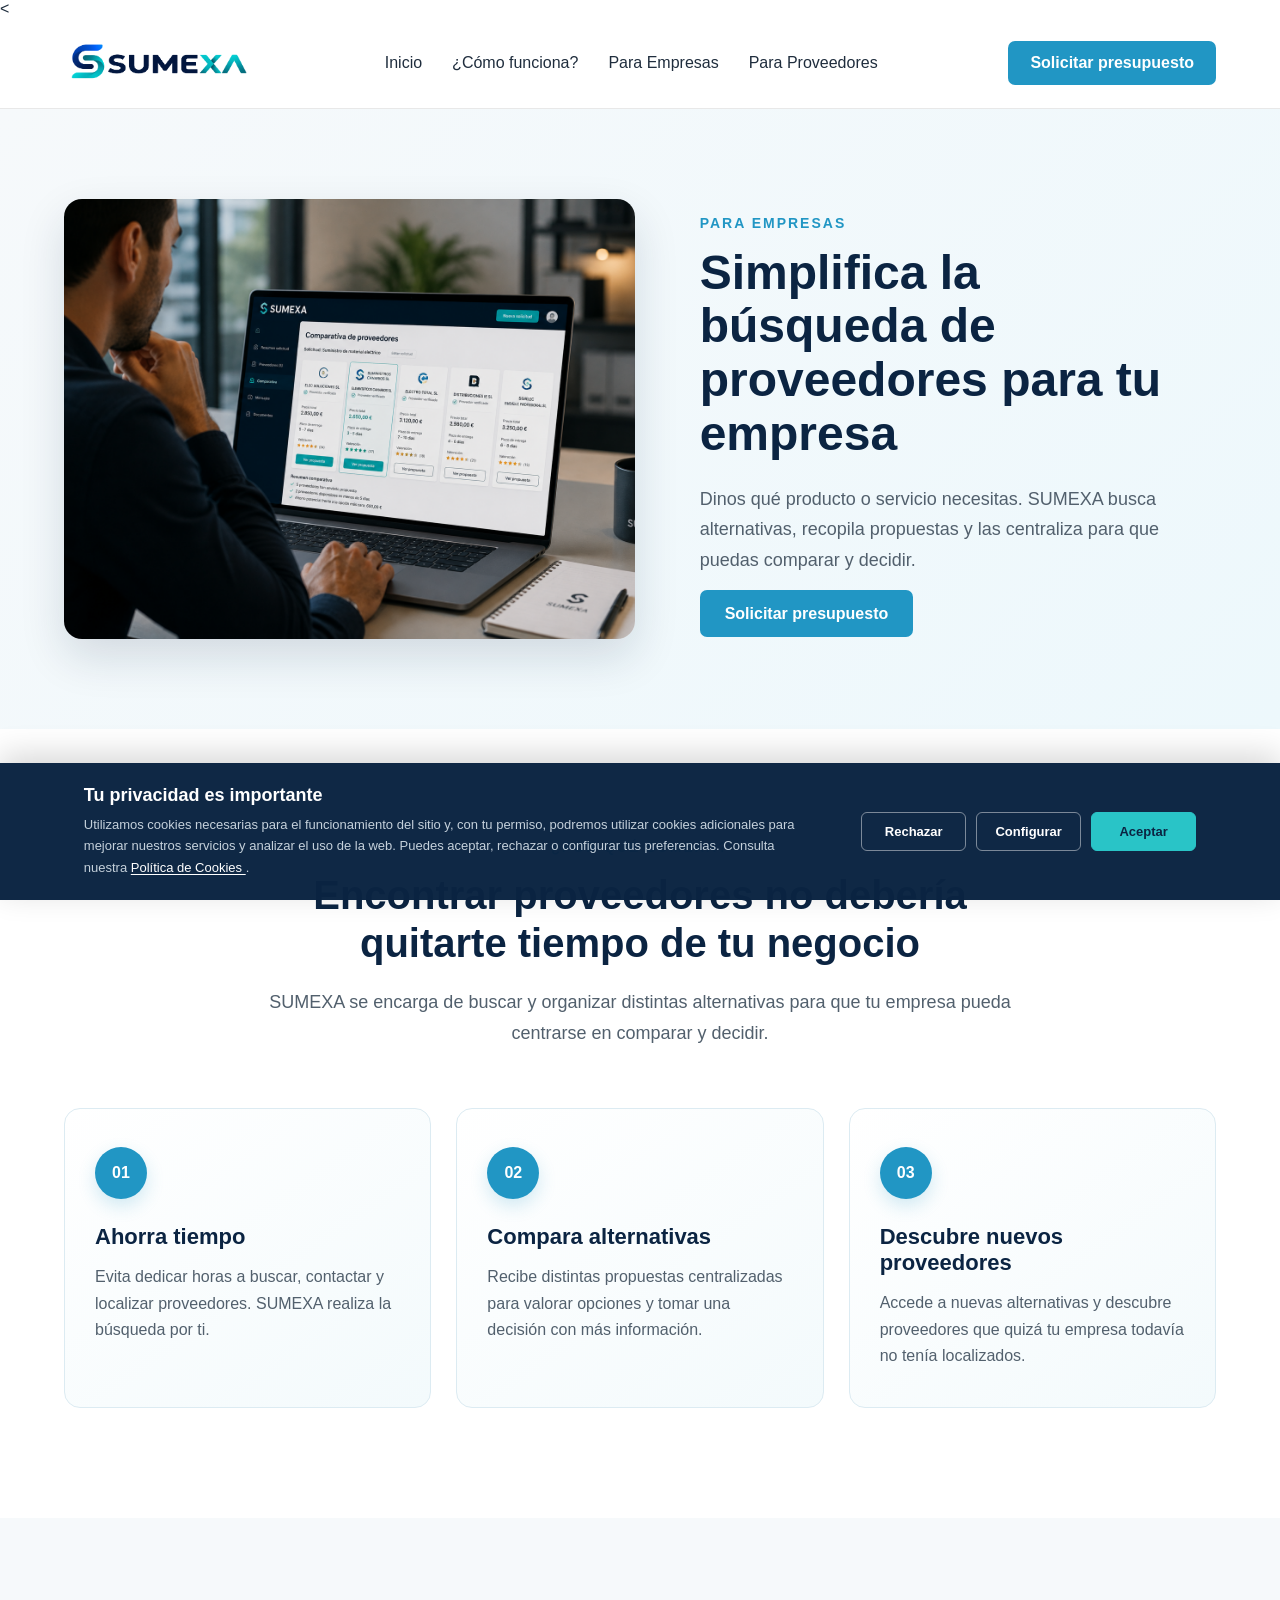
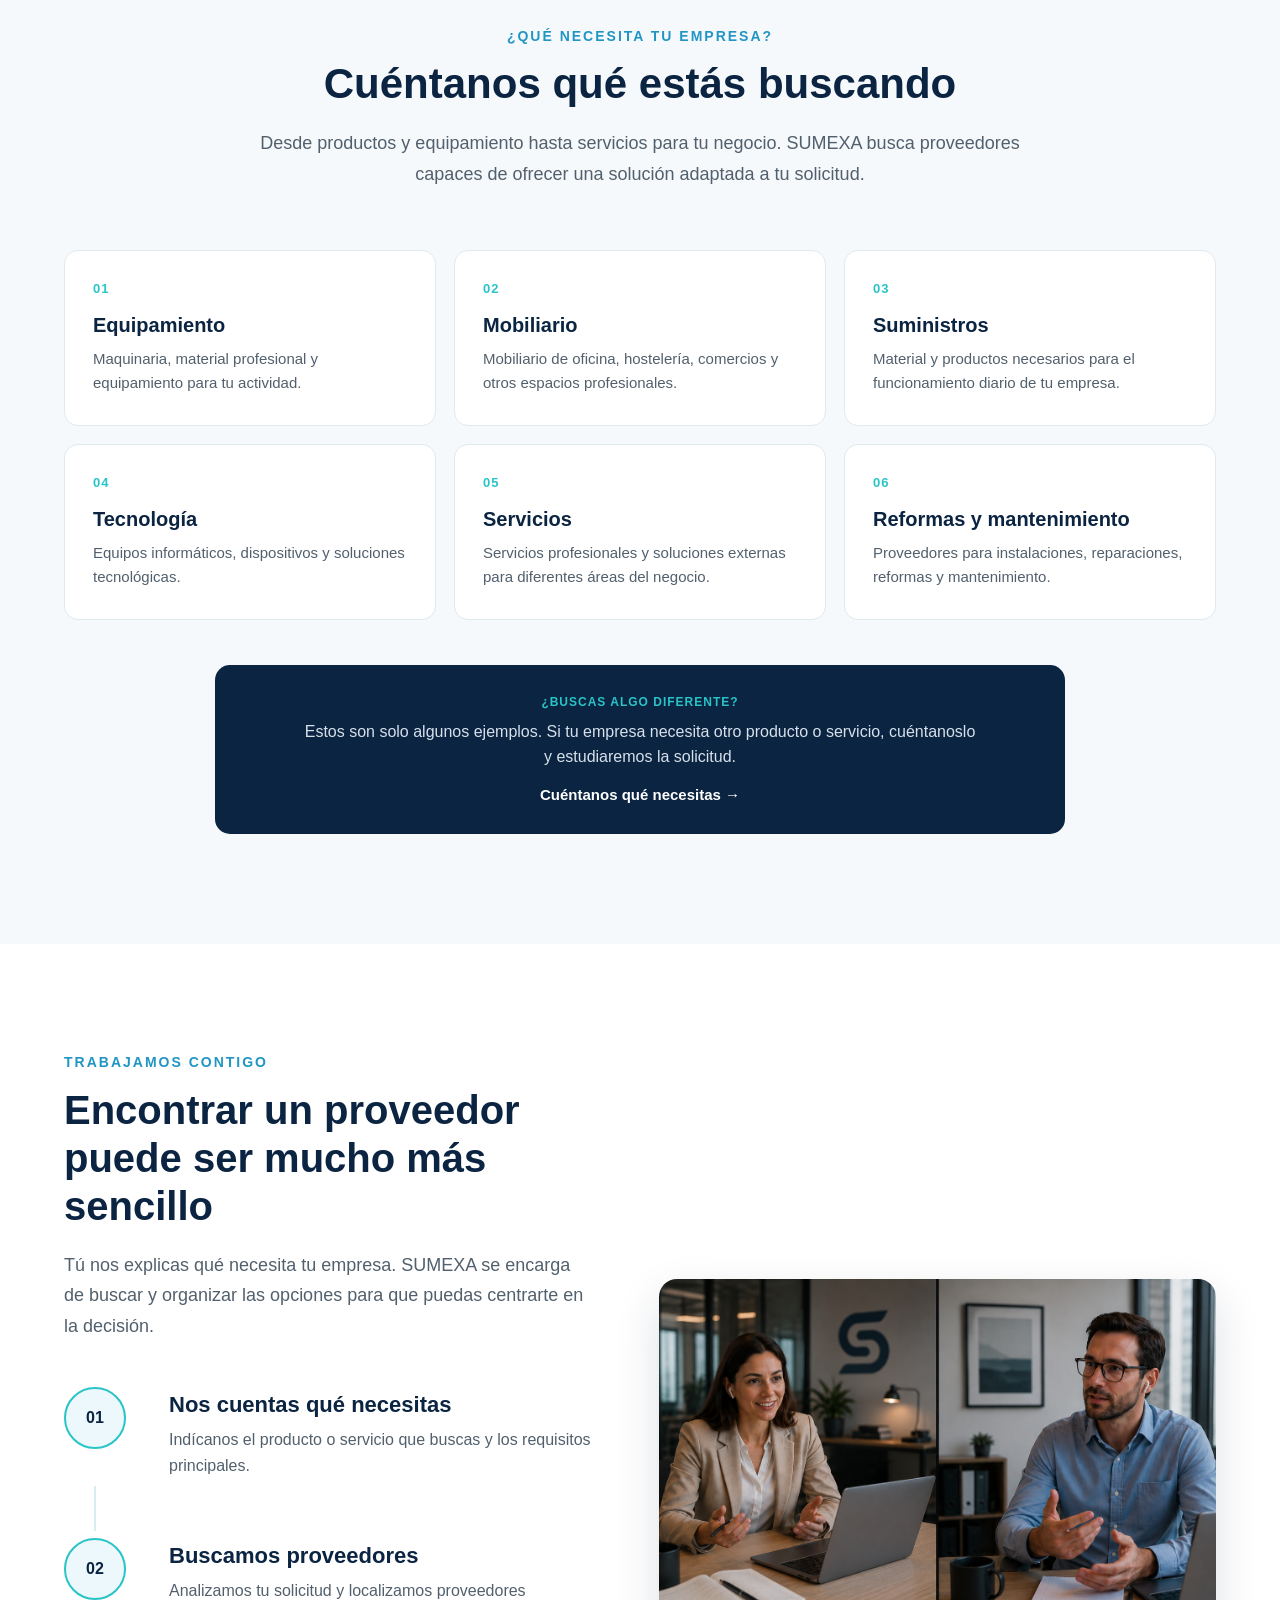
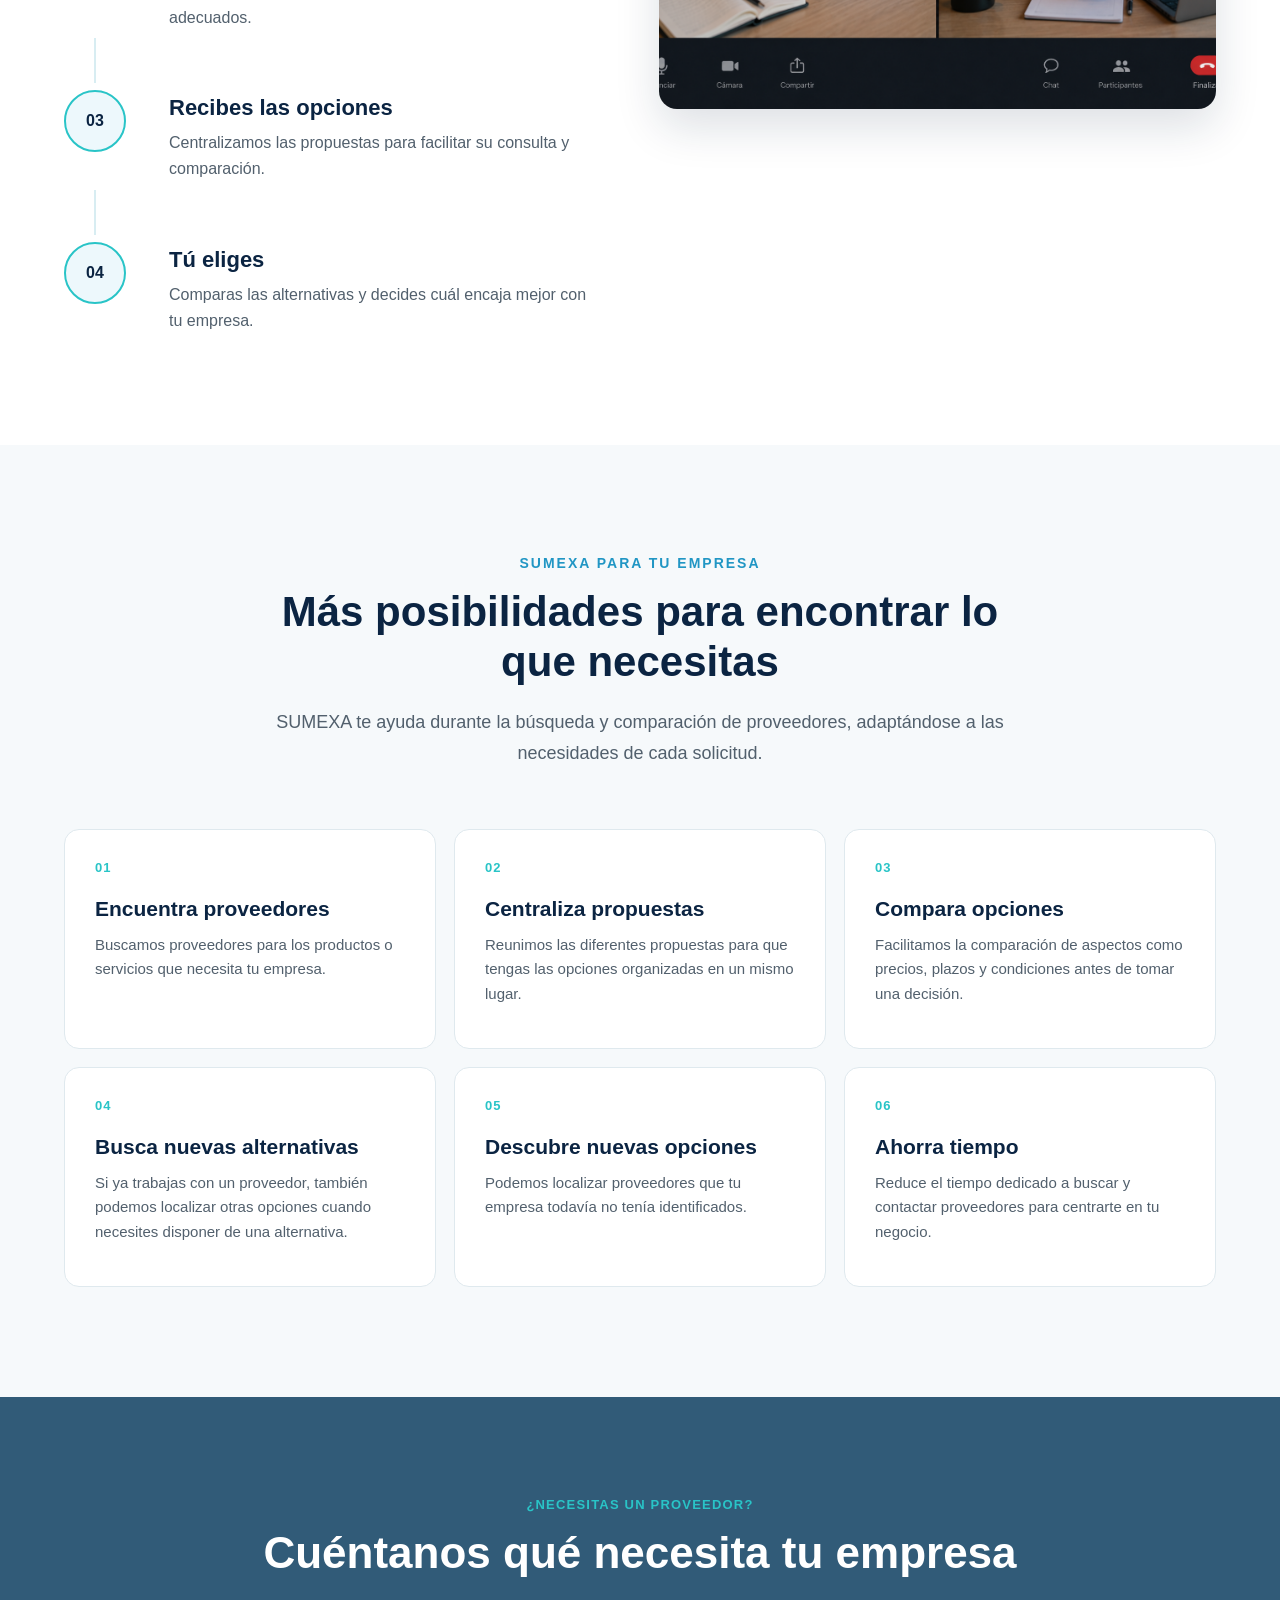
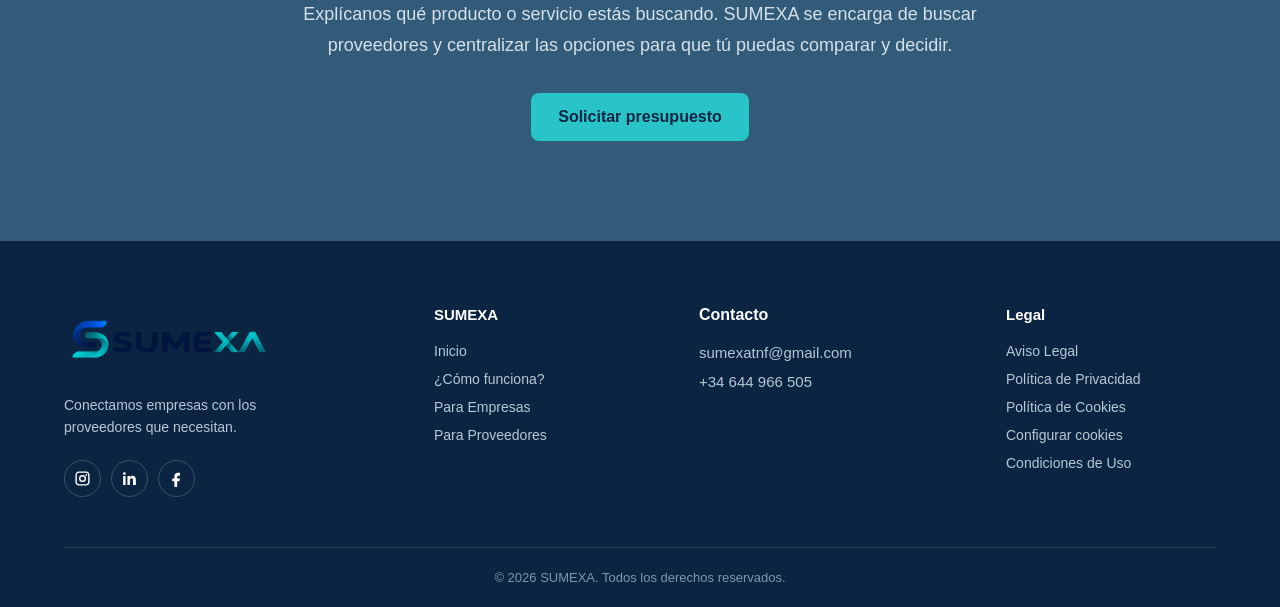
<file: para-empresas.html>
<!DOCTYPE html>
<html lang="es">

<head>
    <meta charset="UTF-8">
    <meta name="viewport" content="width=device-width, initial-scale=1.0">

    <title>Para Empresas | SUMEXA</title>

    <link rel="stylesheet" href="style.css">
</head>

<body>

    <<header class="sumexa-header">
    <div class="sumexa-header-contenido">

        <a href="index.html" class="sumexa-header-logo">
            <img src="SUMEXA-TRANSPARENTE.png" alt="SUMEXA">
        </a>

        <nav class="sumexa-menu">
            <a href="index.html">Inicio</a>
            <a href="como-funciona.html">¿Cómo funciona?</a>
            <a href="para-empresas.html">Para Empresas</a>
            <a href="para-proveedores.html">Para Proveedores</a>
        </nav>

        <a href="solicitar-presupuesto.html" class="sumexa-header-boton">Solicitar presupuesto</a>

        <button class="menu-movil-boton" id="menuMovilBoton" aria-label="Abrir menú">
            ☰
        </button>

    </div>
</header>


    <main>

        <section class="hero-empresas">

    <div class="contenedor hero-empresas-grid">

        <div class="hero-empresas-imagen">
            <img src="hero-empresa.png"
                 alt="Empresa comparando proveedores con SUMEXA">
        </div>

        <div class="hero-empresas-texto">

            <p class="etiqueta">PARA EMPRESAS</p>

            <h1>
                Simplifica la búsqueda de proveedores para tu empresa
            </h1>

            <p>
                Dinos qué producto o servicio necesitas.
                SUMEXA busca alternativas, recopila propuestas
                y las centraliza para que puedas comparar y decidir.
            </p>

            <a href="solicitar-presupuesto.html" class="boton-principal">
                Solicitar presupuesto
            </a>

        </div>

    </div>

        </section>
        <section class="beneficios-empresas">

    <div class="contenedor">

        <div class="titulo-beneficios-empresas">
            <p class="etiqueta">¿POR QUÉ SUMEXA?</p>

            <h2>Encontrar proveedores no debería quitarte tiempo de tu negocio</h2>

            <p>
                SUMEXA se encarga de buscar y organizar distintas alternativas
                para que tu empresa pueda centrarse en comparar y decidir.
            </p>
        </div>


        <div class="beneficios-empresas-grid">

            <div class="beneficio-empresa">
                <div class="numero-beneficio">01</div>

                <h3>Ahorra tiempo</h3>

                <p>
                    Evita dedicar horas a buscar, contactar y localizar
                    proveedores. SUMEXA realiza la búsqueda por ti.
                </p>
            </div>


            <div class="beneficio-empresa">
                <div class="numero-beneficio">02</div>

                <h3>Compara alternativas</h3>

                <p>
                    Recibe distintas propuestas centralizadas para valorar
                    opciones y tomar una decisión con más información.
                </p>
            </div>


            <div class="beneficio-empresa">
                <div class="numero-beneficio">03</div>

                <h3>Descubre nuevos proveedores</h3>

                <p>
                    Accede a nuevas alternativas y descubre proveedores
                    que quizá tu empresa todavía no tenía localizados.
                </p>
            </div>

        </div>

    </div>

        </section>
        <section class="necesidades-empresas">

    <div class="contenedor">

        <div class="titulo-necesidades">
            <p class="etiqueta">¿QUÉ NECESITA TU EMPRESA?</p>

            <h2>Cuéntanos qué estás buscando</h2>

            <p>
                Desde productos y equipamiento hasta servicios para tu negocio.
                SUMEXA busca proveedores capaces de ofrecer una solución
                adaptada a tu solicitud.
            </p>
        </div>

        <div class="categorias-necesidades">

            <div class="categoria-necesidad">
                <span>01</span>
                <h3>Equipamiento</h3>
                <p>Maquinaria, material profesional y equipamiento para tu actividad.</p>
            </div>

            <div class="categoria-necesidad">
                <span>02</span>
                <h3>Mobiliario</h3>
                <p>Mobiliario de oficina, hostelería, comercios y otros espacios profesionales.</p>
            </div>

            <div class="categoria-necesidad">
                <span>03</span>
                <h3>Suministros</h3>
                <p>Material y productos necesarios para el funcionamiento diario de tu empresa.</p>
            </div>

            <div class="categoria-necesidad">
                <span>04</span>
                <h3>Tecnología</h3>
                <p>Equipos informáticos, dispositivos y soluciones tecnológicas.</p>
            </div>

            <div class="categoria-necesidad">
                <span>05</span>
                <h3>Servicios</h3>
                <p>Servicios profesionales y soluciones externas para diferentes áreas del negocio.</p>
            </div>

            <div class="categoria-necesidad">
                <span>06</span>
                <h3>Reformas y mantenimiento</h3>
                <p>Proveedores para instalaciones, reparaciones, reformas y mantenimiento.</p>
            </div>

        </div>

        <div class="necesidad-abierta">
            <span>¿BUSCAS ALGO DIFERENTE?</span>

            <p>
                Estos son solo algunos ejemplos. Si tu empresa necesita
                otro producto o servicio, cuéntanoslo y estudiaremos la solicitud.
            </p>

            <a href="solicitar-presupuesto.html" class="enlace-necesidad">
                Cuéntanos qué necesitas →
            </a>
        </div>

    </div>

        </section>
        <section class="trabajamos-empresas">

    <div class="contenedor trabajamos-empresas-grid">

        <div class="trabajamos-empresas-contenido">

            <div class="titulo-trabajamos">
                <p class="etiqueta">TRABAJAMOS CONTIGO</p>

                <h2>Encontrar un proveedor puede ser mucho más sencillo</h2>

                <p>
                    Tú nos explicas qué necesita tu empresa.
                    SUMEXA se encarga de buscar y organizar las opciones
                    para que puedas centrarte en la decisión.
                </p>
            </div>

            <div class="proceso-empresas">

                <div class="paso-empresa">
                    <div class="paso-empresa-numero">01</div>

                    <div class="paso-empresa-texto">
                        <h3>Nos cuentas qué necesitas</h3>
                        <p>
                            Indícanos el producto o servicio que buscas
                            y los requisitos principales.
                        </p>
                    </div>
                </div>

                <div class="linea-paso"></div>

                <div class="paso-empresa">
                    <div class="paso-empresa-numero">02</div>

                    <div class="paso-empresa-texto">
                        <h3>Buscamos proveedores</h3>
                        <p>
                            Analizamos tu solicitud y localizamos
                            proveedores adecuados.
                        </p>
                    </div>
                </div>

                <div class="linea-paso"></div>

                <div class="paso-empresa">
                    <div class="paso-empresa-numero">03</div>

                    <div class="paso-empresa-texto">
                        <h3>Recibes las opciones</h3>
                        <p>
                            Centralizamos las propuestas para facilitar
                            su consulta y comparación.
                        </p>
                    </div>
                </div>

                <div class="linea-paso"></div>

                <div class="paso-empresa">
                    <div class="paso-empresa-numero">04</div>

                    <div class="paso-empresa-texto">
                        <h3>Tú eliges</h3>
                        <p>
                            Comparas las alternativas y decides cuál
                            encaja mejor con tu empresa.
                        </p>
                    </div>
                </div>

            </div>

        </div>


        <div class="trabajamos-empresas-imagen">
            <img src="trabajamos-contigo-2.png"
                 alt="SUMEXA hablando con una empresa cliente">
        </div>

    </div>

</section>
        <section class="funciones-empresas">

    <div class="contenedor">

        <div class="titulo-funciones">
            <p class="etiqueta">SUMEXA PARA TU EMPRESA</p>

            <h2>Más posibilidades para encontrar lo que necesitas</h2>

            <p>
                SUMEXA te ayuda durante la búsqueda y comparación de proveedores,
                adaptándose a las necesidades de cada solicitud.
            </p>
        </div>


        <div class="funciones-grid">

            <div class="funcion-empresa">
                <span>01</span>
                <h3>Encuentra proveedores</h3>
                <p>
                    Buscamos proveedores para los productos o servicios
                    que necesita tu empresa.
                </p>
            </div>


            <div class="funcion-empresa">
                <span>02</span>
                <h3>Centraliza propuestas</h3>
                <p>
                    Reunimos las diferentes propuestas para que tengas
                    las opciones organizadas en un mismo lugar.
                </p>
            </div>


            <div class="funcion-empresa">
                <span>03</span>
                <h3>Compara opciones</h3>
                <p>
                    Facilitamos la comparación de aspectos como precios,
                    plazos y condiciones antes de tomar una decisión.
                </p>
            </div>


            <div class="funcion-empresa">
                <span>04</span>
                <h3>Busca nuevas alternativas</h3>
                <p>
                    Si ya trabajas con un proveedor, también podemos localizar
                    otras opciones cuando necesites disponer de una alternativa.
                </p>
            </div>


            <div class="funcion-empresa">
                <span>05</span>
                <h3>Descubre nuevas opciones</h3>
                <p>
                    Podemos localizar proveedores que tu empresa todavía
                    no tenía identificados.
                </p>
            </div>


            <div class="funcion-empresa">
                <span>06</span>
                <h3>Ahorra tiempo</h3>
                <p>
                    Reduce el tiempo dedicado a buscar y contactar proveedores
                    para centrarte en tu negocio.
                </p>
            </div>

        </div>

    </div>

       </section>
       <section class="cta-empresas">

    <div class="contenedor cta-empresas-contenido">

        <p class="cta-etiqueta">¿NECESITAS UN PROVEEDOR?</p>

        <h2>Cuéntanos qué necesita tu empresa</h2>

        <p>
            Explícanos qué producto o servicio estás buscando.
            SUMEXA se encarga de buscar proveedores y centralizar las opciones
            para que tú puedas comparar y decidir.
        </p>

        <a href="solicitar-presupuesto.html" class="boton-cta-empresas">
            Solicitar presupuesto
        </a>

    </div>

        </section>
    </main>
<footer class="footer">

    <div class="contenedor footer-contenido">

        <!-- MARCA -->
        <div class="footer-marca">

            <a href="index.html">
                <img src="SUMEXA-TRANSPARENTE.png" alt="SUMEXA" class="footer-logo">
            </a>

            <p>
                Conectamos empresas con los proveedores
                que necesitan.
            </p>

            <div class="footer-redes">

                <!-- INSTAGRAM -->
                <a href="https://www.instagram.com/sumexa.es/" aria-label="Instagram">
                    <svg viewBox="0 0 24 24" aria-hidden="true">
                        <path d="M7 2C4.2 2 2 4.2 2 7v10c0 2.8 2.2 5 5 5h10c2.8 0 5-2.2 5-5V7c0-2.8-2.2-5-5-5H7zm10 2c1.7 0 3 1.3 3 3v10c0 1.7-1.3 3-3 3H7c-1.7 0-3-1.3-3-3V7c0-1.7 1.3-3 3-3h10zm-5 3a5 5 0 1 0 0 10 5 5 0 0 0 0-10zm0 2a3 3 0 1 1 0 6 3 3 0 0 1 0-6zm5.5-3.2a1.2 1.2 0 1 0 0 2.4 1.2 1.2 0 0 0 0-2.4z"/>
                    </svg>
                </a>

                <!-- LINKEDIN -->
                <a href="#" aria-label="LinkedIn">
                    <svg viewBox="0 0 24 24" aria-hidden="true">
                        <path d="M6.5 8.5H3V21h3.5V8.5zM4.75 3A2.05 2.05 0 1 0 4.75 7.1 2.05 2.05 0 0 0 4.75 3zM21 13.8c0-3.8-2-5.6-4.7-5.6-2.2 0-3.2 1.2-3.7 2V8.5H9.1V21h3.5v-6.2c0-1.6.3-3.2 2.3-3.2 2 0 2 1.8 2 3.3V21H21v-7.2z"/>
                    </svg>
                </a>

                <!-- FACEBOOK -->
                <a href="https://www.facebook.com/share/19Upxxxk6L/?mibextid=wwXIfr" aria-label="Facebook">
                    <svg viewBox="0 0 24 24" aria-hidden="true">
                        <path d="M14 8h3V4h-3c-3 0-5 2-5 5v3H6v4h3v8h4v-8h3l1-4h-4V9c0-.7.3-1 1-1z"/>
                    </svg>
                </a>

            </div>

        </div>


        <!-- SUMEXA -->
       <div class="footer-columna footer-nav">

            <h4>SUMEXA</h4>

            <a href="index.html">Inicio</a>
            <a href="Como-funciona.html">¿Cómo funciona?</a>
            <a href="para-empresas.html">Para Empresas</a>
            <a href="para-proveedores.html">Para Proveedores</a>

        </div>


<!-- CONTACTO -->
<div class="footer-enlaces footer-contacto">
            <h4>Contacto</h4>

            <a href="mailto:sumexatnf@gmail.com">
                sumexatnf@gmail.com
            </a>

            <a href="tel:+34644966505">
                +34 644 966 505
            </a>

        </div>


<!-- LEGAL -->
<div class="footer-columna footer-legal">
            <h4>Legal</h4>

            <a href="aviso-legal.html">Aviso Legal</a>
<a href="politica-privacidad.html">Política de Privacidad</a>
<a href="politica-cookies.html">Política de Cookies</a>
<a href="#" class="abrir-configuracion-cookies">
    Configurar cookies
</a>
<a href="condiciones-uso.html">Condiciones de Uso</a>

        </div>

    </div>


    <div class="contenedor footer-inferior">

        <p>
            © 2026 SUMEXA. Todos los derechos reservados.
        </p>

    </div>

</footer>
<script>
    const menuBoton = document.getElementById("menuMovilBoton");
    const menu = document.querySelector(".sumexa-menu");
    const botonPresupuesto = document.querySelector(".sumexa-header-boton");

    menuBoton.addEventListener("click", () => {
        menu.classList.toggle("menu-movil-abierto");
        botonPresupuesto.classList.toggle("menu-movil-abierto");
    });
</script>
<script src="cookies.js"></script>
</body>

</html>
</file>
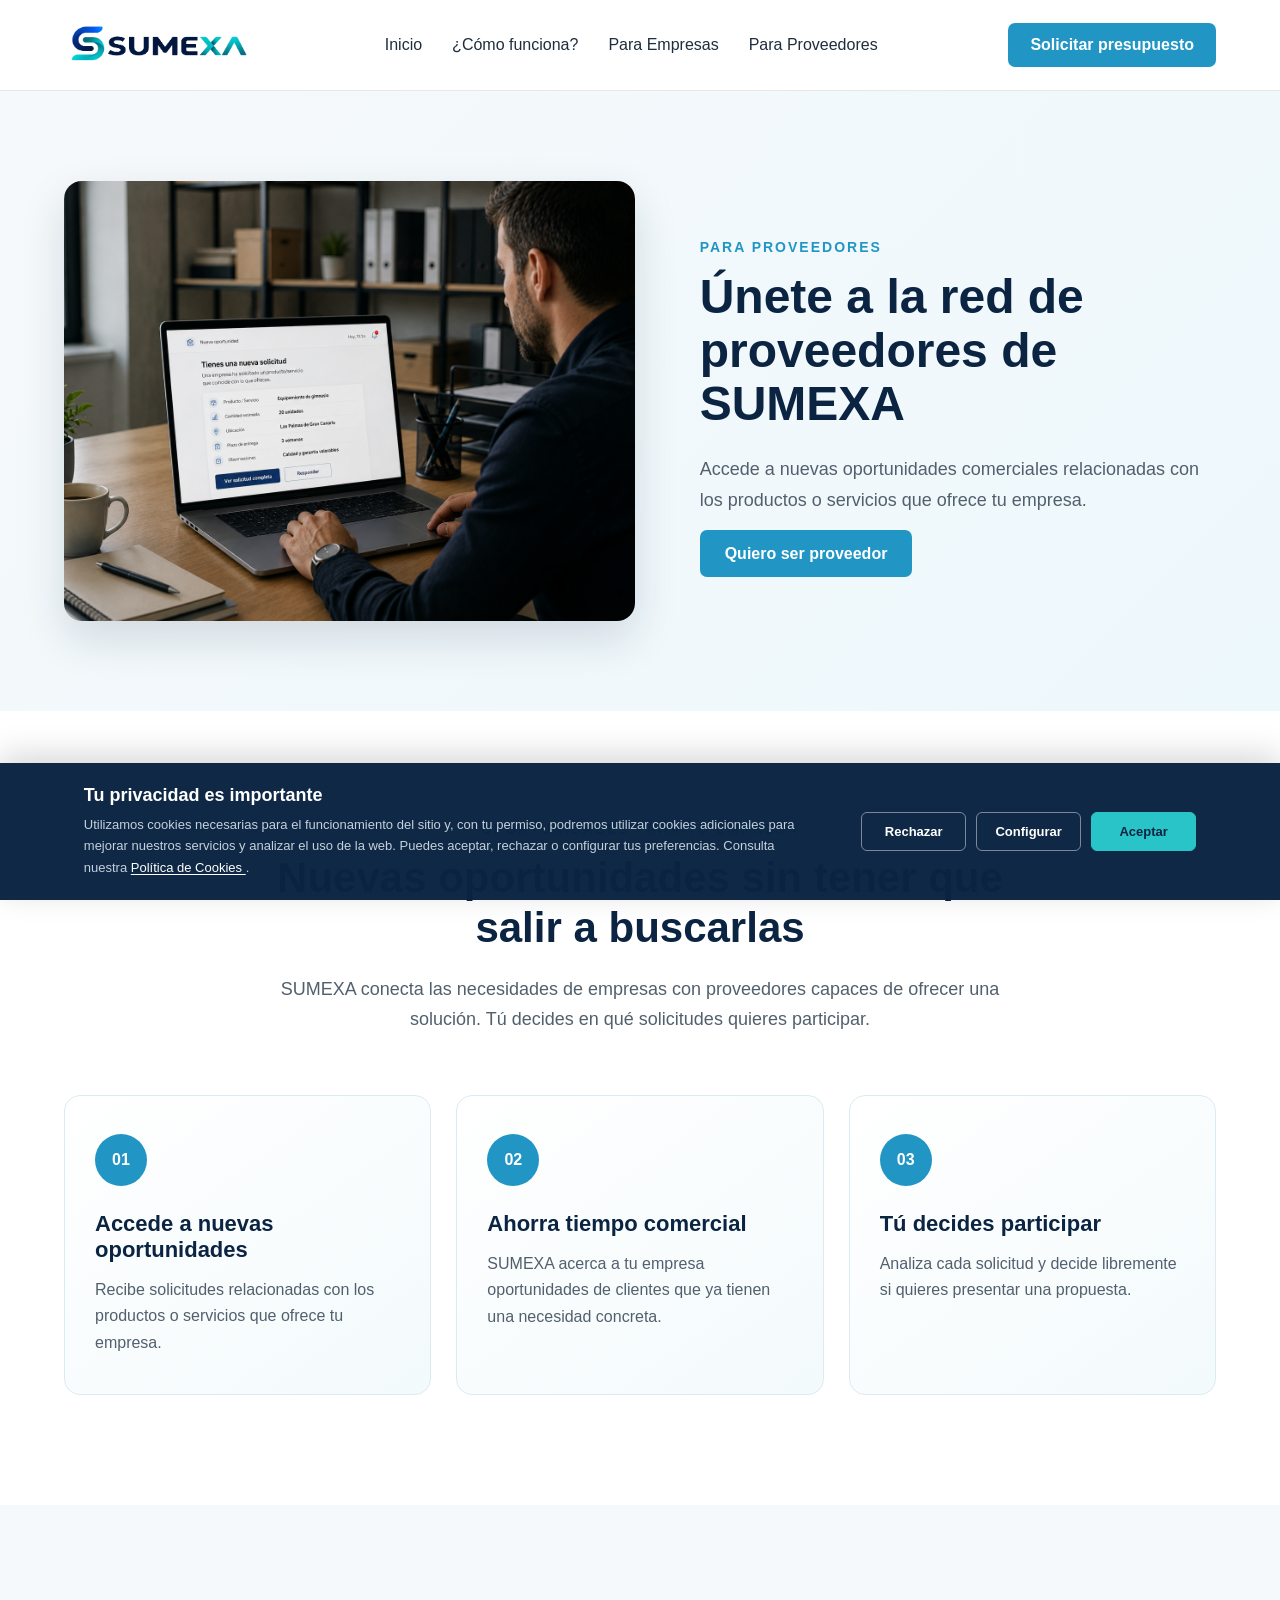
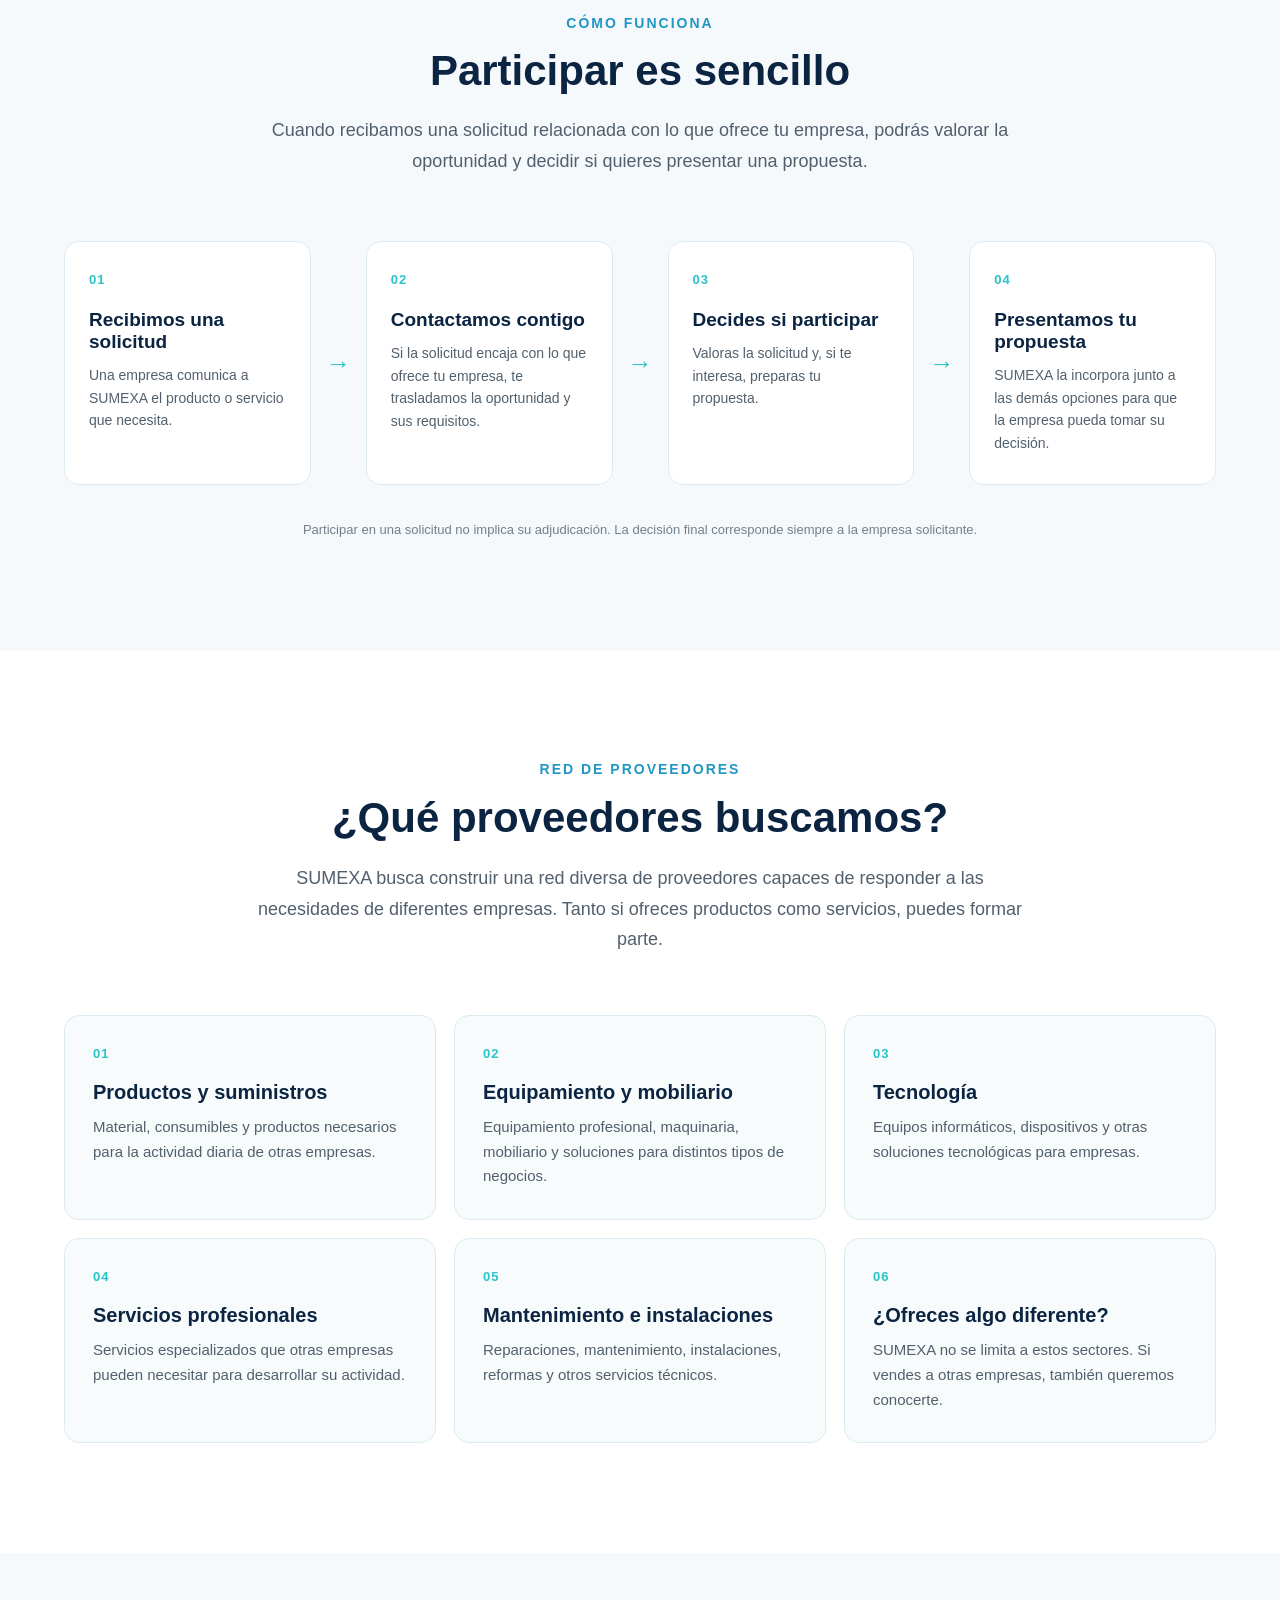
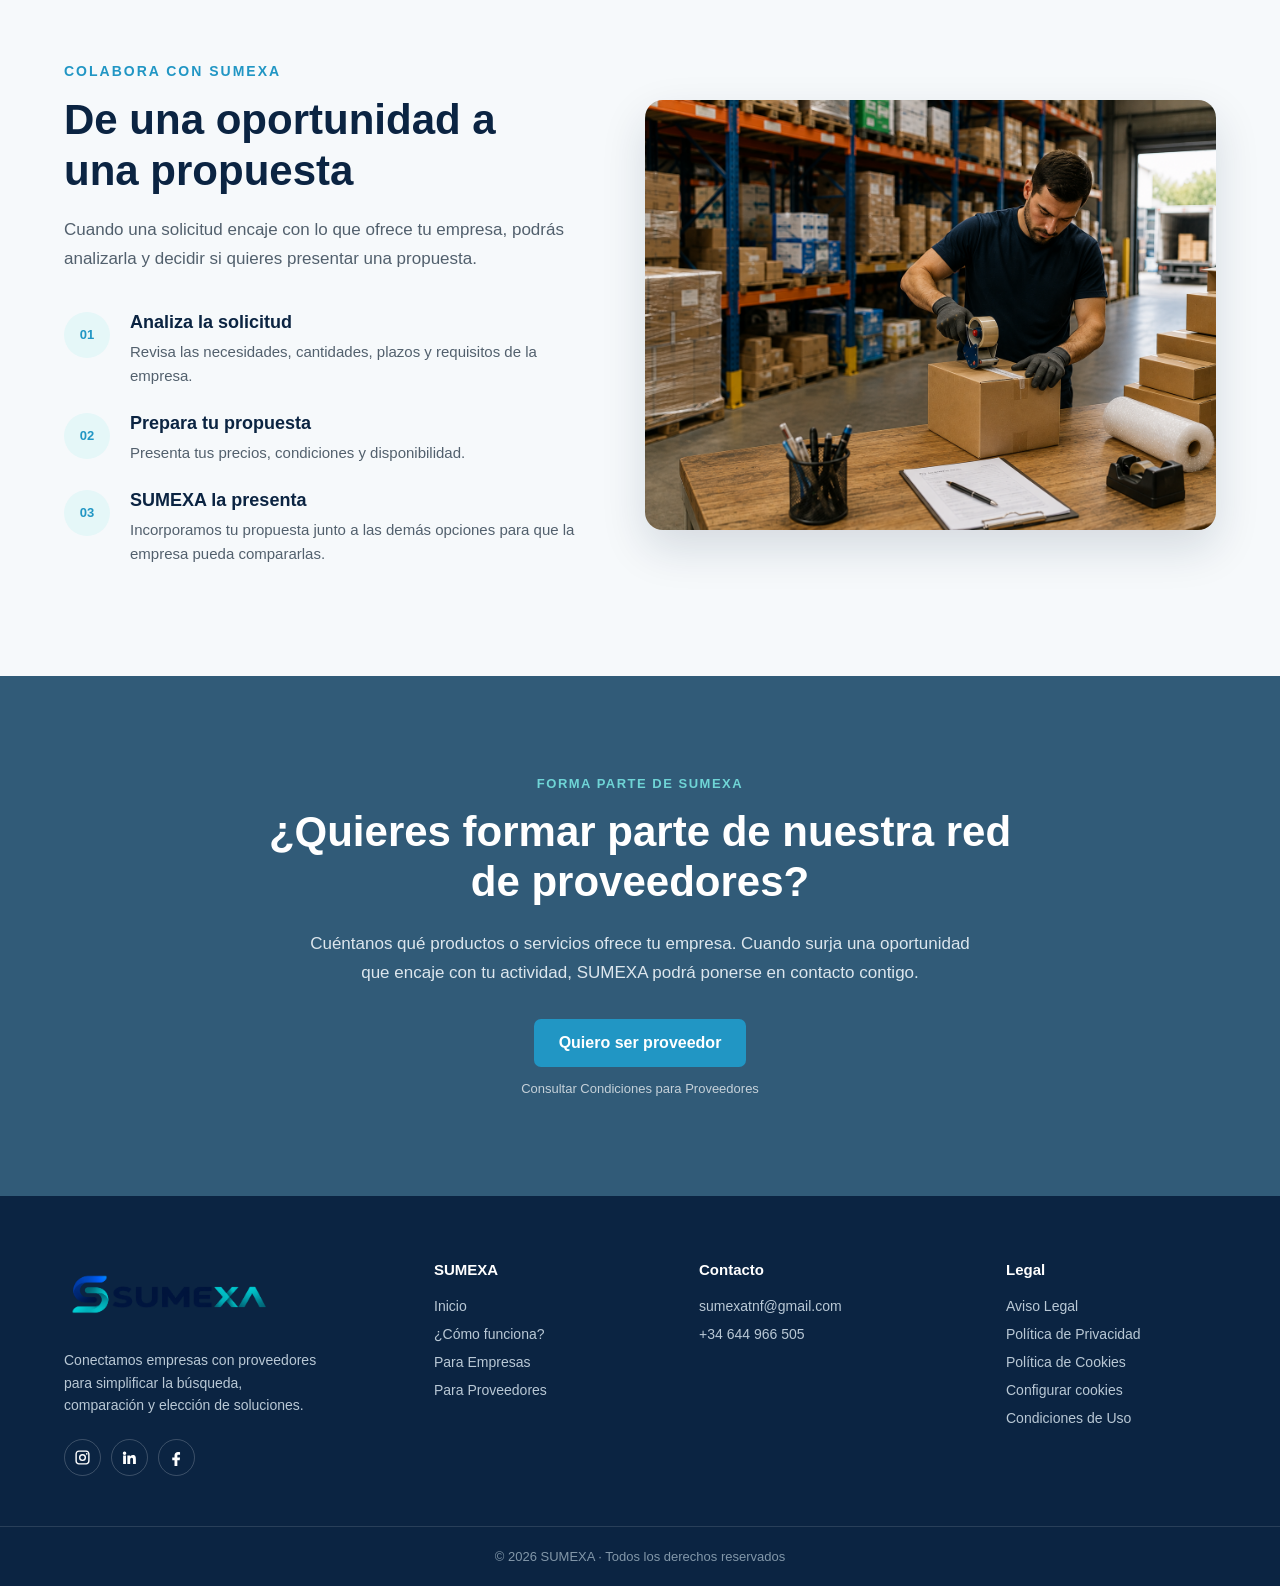
<file: para-proveedores.html>
<!DOCTYPE html>
<html lang="es">

<head>
    <meta charset="UTF-8">
    <meta name="viewport" content="width=device-width, initial-scale=1.0">

    <title>Para Proveedores | SUMEXA</title>

    <link rel="stylesheet" href="style.css">
</head>

<body>

    <header class="sumexa-header">
    <div class="sumexa-header-contenido">

        <a href="index.html" class="sumexa-header-logo">
            <img src="SUMEXA-TRANSPARENTE.png" alt="SUMEXA">
        </a>

        <nav class="sumexa-menu">
            <a href="index.html">Inicio</a>
            <a href="como-funciona.html">¿Cómo funciona?</a>
            <a href="para-empresas.html">Para Empresas</a>
            <a href="para-proveedores.html">Para Proveedores</a>
        </nav>

        <a href="solicitar-presupuesto.html" class="sumexa-header-boton">Solicitar presupuesto</a>

        <button class="menu-movil-boton" id="menuMovilBoton" aria-label="Abrir menú">
            ☰
        </button>

    </div>
</header>


    <main>

<section class="hero-proveedores">

    <div class="contenedor hero-proveedores-grid">

        <div class="hero-proveedores-imagen">
            <img src="hero-proveedores.png"
                 alt="Proveedor recibiendo una oportunidad comercial">
        </div>

        <div class="hero-proveedores-texto">

            <p class="etiqueta">PARA PROVEEDORES</p>

            <h1>
                Únete a la red de proveedores de SUMEXA
            </h1>

            <p>
                Accede a nuevas oportunidades comerciales relacionadas
                con los productos o servicios que ofrece tu empresa.
            </p>

            <a href="quiero-ser-proveedor.html" class="boton-principal">
    Quiero ser proveedor
</a>

        </div>

    </div>

</section>
<section class="beneficios-proveedores">

    <div class="contenedor">

        <div class="titulo-beneficios-proveedores">

            <p class="etiqueta">OPORTUNIDADES PARA TU EMPRESA</p>

            <h2>
                Nuevas oportunidades sin tener que salir a buscarlas
            </h2>

            <p>
                SUMEXA conecta las necesidades de empresas con proveedores
                capaces de ofrecer una solución. Tú decides en qué solicitudes
                quieres participar.
            </p>

        </div>


        <div class="beneficios-proveedores-grid">

            <div class="beneficio-proveedor">
                <div class="numero-beneficio-proveedor">01</div>

                <h3>Accede a nuevas oportunidades</h3>

                <p>
                    Recibe solicitudes relacionadas con los productos
                    o servicios que ofrece tu empresa.
                </p>
            </div>


            <div class="beneficio-proveedor">
                <div class="numero-beneficio-proveedor">02</div>

                <h3>Ahorra tiempo comercial</h3>

                <p>
                    SUMEXA acerca a tu empresa oportunidades de clientes
                    que ya tienen una necesidad concreta.
                </p>
            </div>


            <div class="beneficio-proveedor">
                <div class="numero-beneficio-proveedor">03</div>

                <h3>Tú decides participar</h3>

                <p>
                    Analiza cada solicitud y decide libremente si quieres
                    presentar una propuesta.
                </p>
            </div>

        </div>

    </div>

       </section>
       <section class="proceso-proveedores">

    <div class="contenedor">

        <div class="titulo-proceso-proveedores">

            <p class="etiqueta">CÓMO FUNCIONA</p>

            <h2>Participar es sencillo</h2>

            <p>
                Cuando recibamos una solicitud relacionada con lo que ofrece
                tu empresa, podrás valorar la oportunidad y decidir si quieres
                presentar una propuesta.
            </p>

        </div>


        <div class="recorrido-proveedores">

            <div class="paso-proveedor">
                <span>01</span>

                <div>
                    <h3>Recibimos una solicitud</h3>
                    <p>
                        Una empresa comunica a SUMEXA el producto
                        o servicio que necesita.
                    </p>
                </div>
            </div>


            <div class="flecha-proveedor">→</div>


            <div class="paso-proveedor">
                <span>02</span>

                <div>
                    <h3>Contactamos contigo</h3>
                    <p>
                        Si la solicitud encaja con lo que ofrece tu empresa,
                        te trasladamos la oportunidad y sus requisitos.
                    </p>
                </div>
            </div>


            <div class="flecha-proveedor">→</div>


            <div class="paso-proveedor">
                <span>03</span>

                <div>
                    <h3>Decides si participar</h3>
                    <p>
                        Valoras la solicitud y, si te interesa,
                        preparas tu propuesta.
                    </p>
                </div>
            </div>


            <div class="flecha-proveedor">→</div>


            <div class="paso-proveedor">
                <span>04</span>

                <div>
                    <h3>Presentamos tu propuesta</h3>
                    <p>
                        SUMEXA la incorpora junto a las demás opciones
                        para que la empresa pueda tomar su decisión.
                    </p>
                </div>
            </div>

        </div>

        <p class="nota-proceso-proveedores">
            Participar en una solicitud no implica su adjudicación.
            La decisión final corresponde siempre a la empresa solicitante.
        </p>

    </div>

</section>
<section class="tipos-proveedores">

    <div class="contenedor">

        <div class="titulo-tipos-proveedores">

            <p class="etiqueta">RED DE PROVEEDORES</p>

            <h2>¿Qué proveedores buscamos?</h2>

            <p>
                SUMEXA busca construir una red diversa de proveedores
                capaces de responder a las necesidades de diferentes empresas.
                Tanto si ofreces productos como servicios, puedes formar parte.
            </p>

        </div>


        <div class="tipos-proveedores-grid">

            <div class="tipo-proveedor">
                <span>01</span>
                <h3>Productos y suministros</h3>
                <p>
                    Material, consumibles y productos necesarios
                    para la actividad diaria de otras empresas.
                </p>
            </div>

            <div class="tipo-proveedor">
                <span>02</span>
                <h3>Equipamiento y mobiliario</h3>
                <p>
                    Equipamiento profesional, maquinaria, mobiliario
                    y soluciones para distintos tipos de negocios.
                </p>
            </div>

            <div class="tipo-proveedor">
                <span>03</span>
                <h3>Tecnología</h3>
                <p>
                    Equipos informáticos, dispositivos y otras
                    soluciones tecnológicas para empresas.
                </p>
            </div>

            <div class="tipo-proveedor">
                <span>04</span>
                <h3>Servicios profesionales</h3>
                <p>
                    Servicios especializados que otras empresas
                    pueden necesitar para desarrollar su actividad.
                </p>
            </div>

            <div class="tipo-proveedor">
                <span>05</span>
                <h3>Mantenimiento e instalaciones</h3>
                <p>
                    Reparaciones, mantenimiento, instalaciones,
                    reformas y otros servicios técnicos.
                </p>
            </div>

            <div class="tipo-proveedor tipo-proveedor-abierto">
                <span>06</span>
                <h3>¿Ofreces algo diferente?</h3>
                <p>
                    SUMEXA no se limita a estos sectores.
                    Si vendes a otras empresas, también queremos conocerte.
                </p>
            </div>

        </div>

    </div>

</section>
<section class="propuesta-proveedor">

    <div class="contenedor propuesta-proveedor-grid">

        <div class="propuesta-proveedor-texto">

            <p class="etiqueta">COLABORA CON SUMEXA</p>

            <h2>De una oportunidad a una propuesta</h2>

            <p class="propuesta-intro">
                Cuando una solicitud encaje con lo que ofrece tu empresa,
                podrás analizarla y decidir si quieres presentar una propuesta.
            </p>

            <div class="propuesta-puntos">

                <div class="propuesta-punto">
                    <span>01</span>
                    <div>
                        <h3>Analiza la solicitud</h3>
                        <p>Revisa las necesidades, cantidades, plazos y requisitos de la empresa.</p>
                    </div>
                </div>

                <div class="propuesta-punto">
                    <span>02</span>
                    <div>
                        <h3>Prepara tu propuesta</h3>
                        <p>Presenta tus precios, condiciones y disponibilidad.</p>
                    </div>
                </div>

                <div class="propuesta-punto">
                    <span>03</span>
                    <div>
                        <h3>SUMEXA la presenta</h3>
                        <p>Incorporamos tu propuesta junto a las demás opciones para que la empresa pueda compararlas.</p>
                    </div>
                </div>

            </div>

        </div>

        <div class="propuesta-proveedor-imagen">
            <img src="proveedor-almacen.png"
                 alt="Proveedor preparando un pedido en su almacén">
        </div>

    </div>

</section>
<section class="cta-proveedores">

    <div class="contenedor cta-proveedores-contenido">

        <p class="cta-etiqueta">FORMA PARTE DE SUMEXA</p>

        <h2>¿Quieres formar parte de nuestra red de proveedores?</h2>

        <p>
            Cuéntanos qué productos o servicios ofrece tu empresa.
            Cuando surja una oportunidad que encaje con tu actividad,
            SUMEXA podrá ponerse en contacto contigo.
        </p>

        <div class="acciones-proveedor">

    <a href="quiero-ser-proveedor.html" class="boton-principal">
    Quiero ser proveedor
</a>

    <a href="condiciones-proveedores.html" class="enlace-condiciones-proveedor">
        Consultar Condiciones para Proveedores
    </a>

</div>

    </div>

</section>
    </main>
<footer class="footer">

    <div class="contenedor footer-contenido">

        <div class="footer-marca">

            <img src="SUMEXA-TRANSPARENTE.png"
                 alt="SUMEXA"
                 class="footer-logo">

            <p>
                Conectamos empresas con proveedores
                para simplificar la búsqueda,
                comparación y elección de soluciones.
            </p>

            <div class="footer-redes">

                <a href="https://www.instagram.com/sumexa.es/" aria-label="Instagram">
                    <svg viewBox="0 0 24 24">
                        <path d="M7 2C4.2 2 2 4.2 2 7v10c0 2.8 2.2 5 5 5h10c2.8 0 5-2.2 5-5V7c0-2.8-2.2-5-5-5H7zm0 2h10c1.7 0 3 1.3 3 3v10c0 1.7-1.3 3-3 3H7c-1.7 0-3-1.3-3-3V7c0-1.7 1.3-3 3-3zm11 1.5a1.25 1.25 0 1 0 0 2.5 1.25 1.25 0 0 0 0-2.5zM12 7a5 5 0 1 0 0 10 5 5 0 0 0 0-10zm0 2a3 3 0 1 1 0 6 3 3 0 0 1 0-6z"/>
                    </svg>
                </a>

                <a href="#" aria-label="LinkedIn">
                    <svg viewBox="0 0 24 24">
                        <path d="M4.98 3.5A2.5 2.5 0 1 1 5 8.5a2.5 2.5 0 0 1-.02-5zM3 9h4v12H3V9zm6 0h3.8v1.65h.05C13.38 9.65 14.68 8.6 16.62 8.6 20.65 8.6 21 11.25 21 14.7V21h-4v-5.6c0-1.34-.03-3.06-1.87-3.06-1.87 0-2.16 1.46-2.16 2.96V21H9V9z"/>
                    </svg>
                </a>

                <a href="https://www.facebook.com/share/19Upxxxk6L/?mibextid=wwXIfr" aria-label="Facebook">
                    <svg viewBox="0 0 24 24">
                        <path d="M14 8h3V4.5c-.52-.07-1.52-.2-2.92-.2C11.2 4.3 9.2 6.06 9.2 9.3V12H6v4h3.2v8h4v-8h3.3l.5-4h-3.8V9.7C13.2 8.55 13.5 8 14 8z"/>
                    </svg>
                </a>

            </div>

        </div>


<div class="footer-columna footer-nav">
            <h4>SUMEXA</h4>

            <a href="index.html">Inicio</a>
            <a href="como-funciona.html">¿Cómo funciona?</a>
            <a href="para-empresas.html">Para Empresas</a>
            <a href="para-proveedores.html">Para Proveedores</a>

        </div>


        <div class="footer-columna">

            <h4>Contacto</h4>

            <a href="mailto:sumexatnf@gmail.com">
                sumexatnf@gmail.com
            </a>

            <a href="tel:+34644966505">
                +34 644 966 505
            </a>

        </div>


        <div class="footer-columna">

            <h4>Legal</h4>

            <a href="aviso-legal.html">Aviso Legal</a>
<a href="politica-privacidad.html">Política de Privacidad</a>
<a href="politica-cookies.html">Política de Cookies</a>
<a href="#" class="abrir-configuracion-cookies">
    Configurar cookies
</a>
<a href="condiciones-uso.html">Condiciones de Uso</a>
        </div>

    </div>


    <div class="footer-inferior">

        <div class="contenedor">

            <p>
                © 2026 SUMEXA · Todos los derechos reservados
            </p>

        </div>

    </div>

</footer>
<script>
    const menuBoton = document.getElementById("menuMovilBoton");
    const menu = document.querySelector(".sumexa-menu");
    const botonPresupuesto = document.querySelector(".sumexa-header-boton");

    menuBoton.addEventListener("click", () => {
        menu.classList.toggle("menu-movil-abierto");
        botonPresupuesto.classList.toggle("menu-movil-abierto");
    });
</script>
<script src="cookies.js"></script>
</body>

</html>
</file>
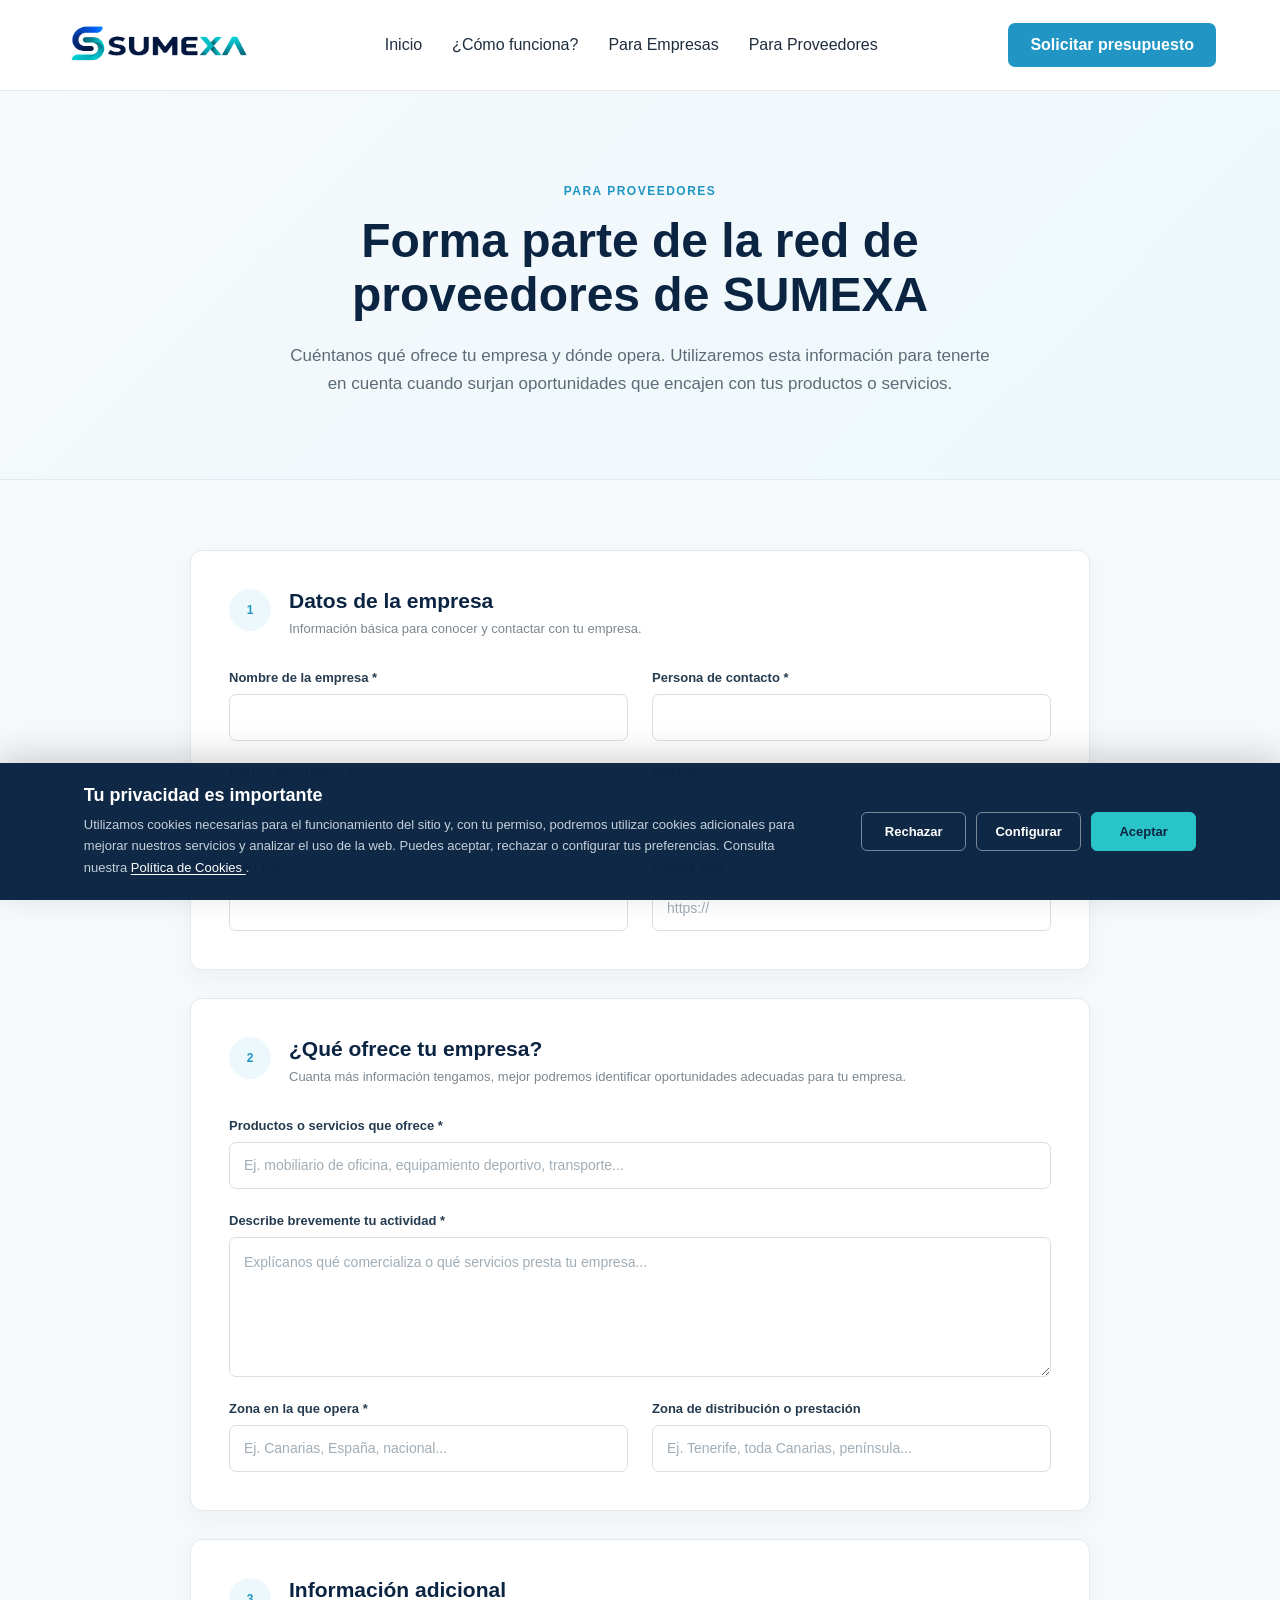
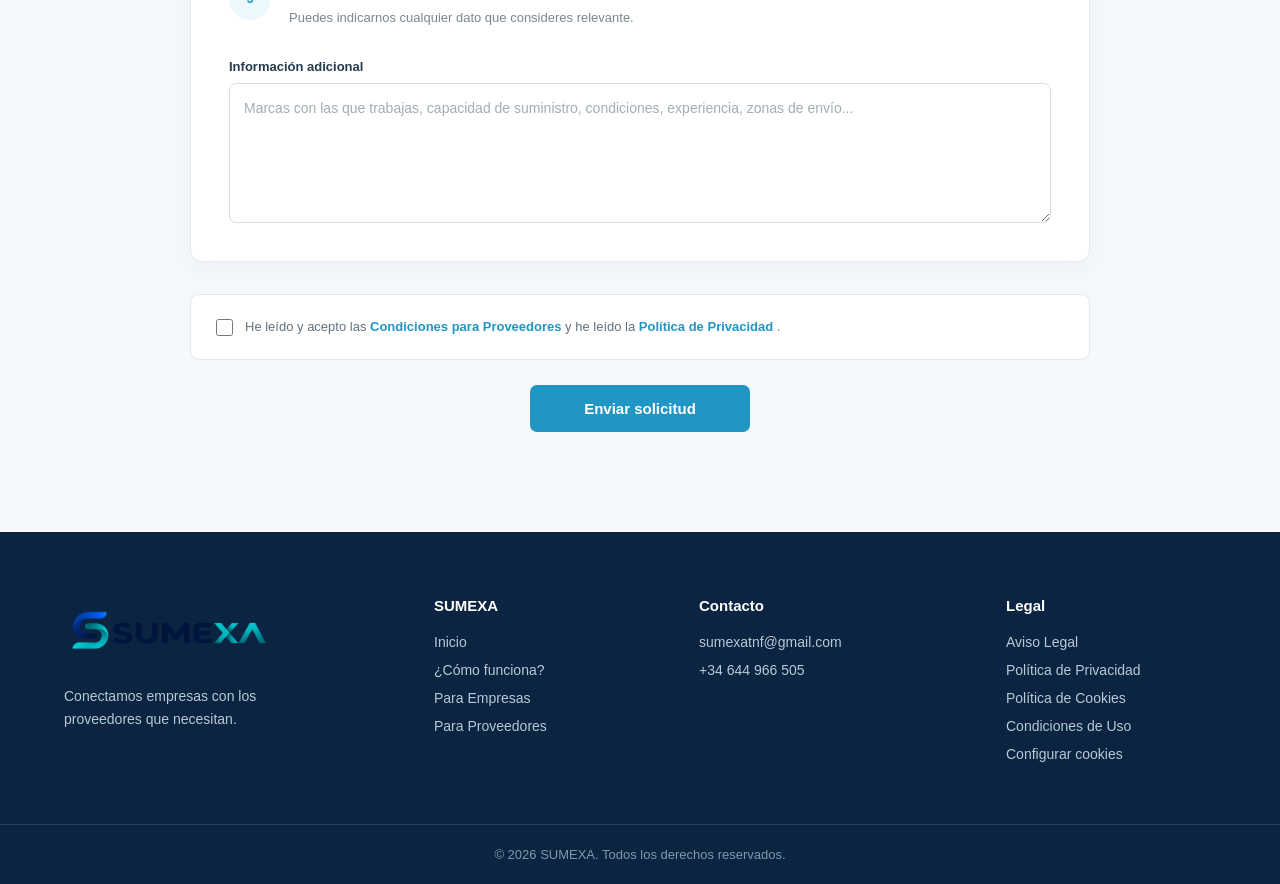
<file: quiero-ser-proveedor.html>
<!DOCTYPE html>
<html lang="es">

<head>

    <meta charset="UTF-8">

    <meta name="viewport"
          content="width=device-width, initial-scale=1.0">

    <title>Quiero ser proveedor | SUMEXA</title>

    <meta name="description"
          content="Forma parte de la red de proveedores de SUMEXA y accede a nuevas oportunidades comerciales con empresas.">

    <link rel="stylesheet"
          href="style.css">

</head>


<body>


<!-- =====================================
     HEADER
===================================== -->

<header class="sumexa-header">

    <div class="sumexa-header-contenido">

        <a href="index.html"
           class="sumexa-header-logo">

            <img src="SUMEXA-TRANSPARENTE.png"
                 alt="SUMEXA">

        </a>


        <nav class="sumexa-menu">

            <a href="index.html">
                Inicio
            </a>

            <a href="como-funciona.html">
                ¿Cómo funciona?
            </a>

            <a href="para-empresas.html">
                Para Empresas
            </a>

            <a href="para-proveedores.html">
                Para Proveedores
            </a>

        </nav>


        <a href="solicitar-presupuesto.html"
           class="sumexa-header-boton">

            Solicitar presupuesto

        </a>

    </div>

</header>



<!-- =====================================
     HERO
===================================== -->

<section class="solicitud-hero">

    <div class="contenedor solicitud-hero-contenido">

        <span class="solicitud-etiqueta">
            PARA PROVEEDORES
        </span>

        <h1>
            Forma parte de la red de proveedores de SUMEXA
        </h1>

        <p>
            Cuéntanos qué ofrece tu empresa y dónde opera.
            Utilizaremos esta información para tenerte en cuenta
            cuando surjan oportunidades que encajen con tus
            productos o servicios.
        </p>

    </div>

</section>



<!-- =====================================
     FORMULARIO
===================================== -->

<section class="solicitud-seccion">

    <div class="contenedor solicitud-contenedor">


        <form class="solicitud-formulario"
              id="formularioProveedor"
              action="https://api.web3forms.com/submit"
              method="POST">


            <!-- WEB3FORMS -->

            <input type="hidden"
                   name="access_key"
                   value="a1db39b5-26ad-4568-af85-c8af6231d4c4">

            <input type="hidden"
                   name="subject"
                   value="Nueva solicitud de proveedor - SUMEXA">

            <input type="hidden"
                   name="from_name"
                   value="Web SUMEXA">



            <!-- =====================================
                 BLOQUE 1
            ===================================== -->

            <div class="form-bloque">

                <div class="form-bloque-cabecera">

                    <span class="form-numero">
                        1
                    </span>

                    <div>

                        <h2>
                            Datos de la empresa
                        </h2>

                        <p>
                            Información básica para conocer
                            y contactar con tu empresa.
                        </p>

                    </div>

                </div>


                <div class="form-grid">


                    <div class="form-campo">

                        <label for="empresa">
                            Nombre de la empresa *
                        </label>

                        <input type="text"
                               id="empresa"
                               name="Empresa"
                               required>

                    </div>


                    <div class="form-campo">

                        <label for="contacto">
                            Persona de contacto *
                        </label>

                        <input type="text"
                               id="contacto"
                               name="Persona de contacto"
                               required>

                    </div>


                    <div class="form-campo">

                        <label for="email">
                            Correo electrónico *
                        </label>

                        <input type="email"
                               id="email"
                               name="Email"
                               required>

                    </div>


                    <div class="form-campo">

                        <label for="telefono">
                            Teléfono *
                        </label>

                        <input type="tel"
                               id="telefono"
                               name="Telefono"
                               required>

                    </div>


                    <div class="form-campo">

                        <label for="cif">
                            NIF / CIF
                        </label>

                        <input type="text"
                               id="cif"
                               name="NIF o CIF">

                    </div>


                    <div class="form-campo">

                        <label for="web">
                            Página web
                        </label>

                        <input type="url"
                               id="web"
                               name="Pagina web"
                               placeholder="https://">

                    </div>


                </div>

            </div>



            <!-- =====================================
                 BLOQUE 2
            ===================================== -->

            <div class="form-bloque">

                <div class="form-bloque-cabecera">

                    <span class="form-numero">
                        2
                    </span>

                    <div>

                        <h2>
                            ¿Qué ofrece tu empresa?
                        </h2>

                        <p>
                            Cuanta más información tengamos,
                            mejor podremos identificar oportunidades
                            adecuadas para tu empresa.
                        </p>

                    </div>

                </div>


                <div class="form-grid">


                    <div class="form-campo form-campo-completo">

                        <label for="productos">
                            Productos o servicios que ofrece *
                        </label>

                        <input type="text"
                               id="productos"
                               name="Productos o servicios"
                               placeholder="Ej. mobiliario de oficina, equipamiento deportivo, transporte..."
                               required>

                    </div>


                    <div class="form-campo form-campo-completo">

                        <label for="descripcion">
                            Describe brevemente tu actividad *
                        </label>

                        <textarea id="descripcion"
                                  name="Descripcion de la empresa"
                                  rows="5"
                                  placeholder="Explícanos qué comercializa o qué servicios presta tu empresa..."
                                  required></textarea>

                    </div>


                    <div class="form-campo">

                        <label for="zona">
                            Zona en la que opera *
                        </label>

                        <input type="text"
                               id="zona"
                               name="Zona de operacion"
                               placeholder="Ej. Canarias, España, nacional..."
                               required>

                    </div>


                    <div class="form-campo">

                        <label for="distribucion">
                            Zona de distribución o prestación
                        </label>

                        <input type="text"
                               id="distribucion"
                               name="Zona de distribucion"
                               placeholder="Ej. Tenerife, toda Canarias, península...">

                    </div>


                </div>

            </div>



            <!-- =====================================
                 BLOQUE 3
            ===================================== -->

            <div class="form-bloque">

                <div class="form-bloque-cabecera">

                    <span class="form-numero">
                        3
                    </span>

                    <div>

                        <h2>
                            Información adicional
                        </h2>

                        <p>
                            Puedes indicarnos cualquier dato
                            que consideres relevante.
                        </p>

                    </div>

                </div>


                <div class="form-grid">


                    <div class="form-campo form-campo-completo">

                        <label for="informacion">
                            Información adicional
                        </label>

                        <textarea id="informacion"
                                  name="Informacion adicional"
                                  rows="5"
                                  placeholder="Marcas con las que trabajas, capacidad de suministro, condiciones, experiencia, zonas de envío..."></textarea>

                    </div>


                </div>

            </div>



            <!-- =====================================
                 LEGAL
            ===================================== -->

            <div class="form-legal">

                <label class="form-checkbox">

                    <input type="checkbox"
                           name="Aceptacion de condiciones"
                           required>

                    <span>

                        He leído y acepto las

                        <a href="condiciones-proveedores.html"
                           target="_blank">

                            Condiciones para Proveedores

                        </a>

                        y he leído la

                        <a href="politica-privacidad.html"
                           target="_blank">

                            Política de Privacidad

                        </a>.

                    </span>

                </label>

            </div>



            <!-- =====================================
                 ENVIAR
            ===================================== -->

            <div class="form-envio">

                <button type="submit"
                        class="form-boton-enviar">

                    Enviar solicitud

                </button>

            </div>


        </form>


    </div>

</section>



<!-- =====================================
     FOOTER
===================================== -->

<footer class="footer">

    <div class="contenedor footer-contenido">


        <!-- MARCA -->

        <div class="footer-marca">

            <img src="SUMEXA-TRANSPARENTE.png"
                 alt="SUMEXA"
                 class="footer-logo">

            <p>
                Conectamos empresas con los proveedores
                que necesitan.
            </p>

        </div>



        <!-- SUMEXA -->

        <div class="footer-columna">

            <h4>
                SUMEXA
            </h4>

            <a href="index.html">
                Inicio
            </a>

            <a href="como-funciona.html">
                ¿Cómo funciona?
            </a>

            <a href="para-empresas.html">
                Para Empresas
            </a>

            <a href="para-proveedores.html">
                Para Proveedores
            </a>

        </div>



        <!-- CONTACTO -->

        <div class="footer-columna">

            <h4>
                Contacto
            </h4>

            <a href="mailto:sumexatnf@gmail.com">
                sumexatnf@gmail.com
            </a>

            <a href="tel:+34644966505">
                +34 644 966 505
            </a>

        </div>



        <!-- LEGAL -->

        <div class="footer-columna">

            <h4>
                Legal
            </h4>

            <a href="aviso-legal.html">
                Aviso Legal
            </a>

            <a href="politica-privacidad.html">
                Política de Privacidad
            </a>

            <a href="politica-cookies.html">
                Política de Cookies
            </a>

            <a href="condiciones-uso.html">
                Condiciones de Uso
            </a>

            <a href="#"
               class="abrir-configuracion-cookies">

                Configurar cookies

            </a>

        </div>


    </div>



    <div class="footer-inferior">

        <div class="contenedor">

            <p>
                © 2026 SUMEXA. Todos los derechos reservados.
            </p>

        </div>

    </div>

</footer>



<!-- =====================================
     ENVÍO DEL FORMULARIO
===================================== -->

<script>

document.addEventListener("DOMContentLoaded", function () {

    const formulario =
        document.getElementById("formularioProveedor");

    const boton =
        formulario.querySelector(".form-boton-enviar");


    formulario.addEventListener("submit", async function (event) {

        event.preventDefault();


        const textoOriginal =
            boton.textContent;


        boton.disabled = true;

        boton.textContent =
            "Enviando...";


        const datos =
            new FormData(formulario);


        try {


            const respuesta =
                await fetch(
                    "https://api.web3forms.com/submit",
                    {
                        method: "POST",
                        body: datos
                    }
                );


            const resultado =
                await respuesta.json();


            if (resultado.success) {


                formulario.innerHTML = `

                    <div class="solicitud-exito">

                        <div class="solicitud-exito-icono">
                            ✓
                        </div>

                        <h2>
                            Solicitud recibida correctamente
                        </h2>

                        <p>
                            Hemos recibido la información de tu empresa.
                            SUMEXA revisará tu solicitud para conocer
                            tus productos o servicios y tenerte en cuenta
                            cuando surjan oportunidades adecuadas.
                        </p>

                        <a href="index.html"
                           class="form-boton-enviar">

                            Volver a Inicio

                        </a>

                    </div>

                `;


                window.scrollTo({

                    top: formulario.offsetTop - 120,

                    behavior: "smooth"

                });


            } else {


                throw new Error(
                    "Error en el envío"
                );


            }


        } catch (error) {


            boton.disabled = false;

            boton.textContent =
                textoOriginal;


            alert(
                "No hemos podido enviar la solicitud. Inténtalo de nuevo en unos minutos."
            );


        }


    });


});

</script>



<!-- COOKIES -->

<script src="cookies.js"></script>


</body>

</html>
</file>
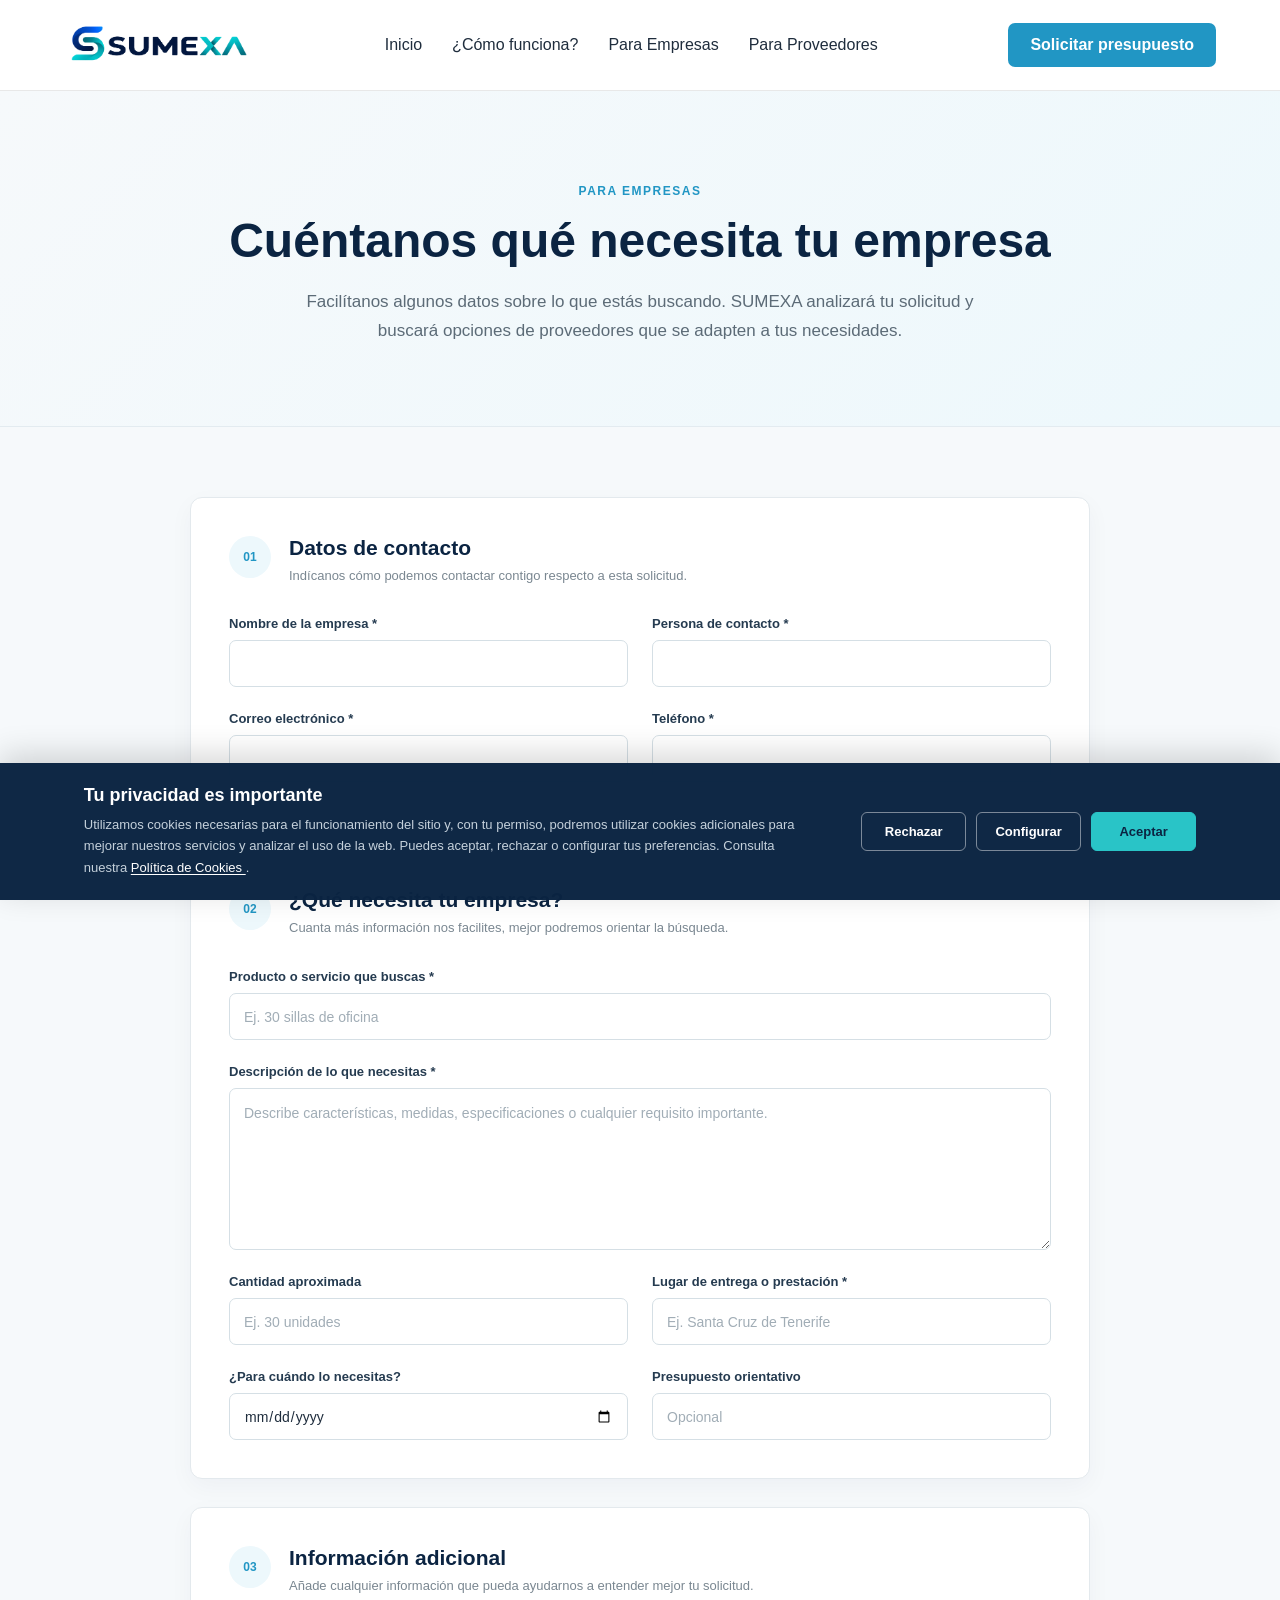
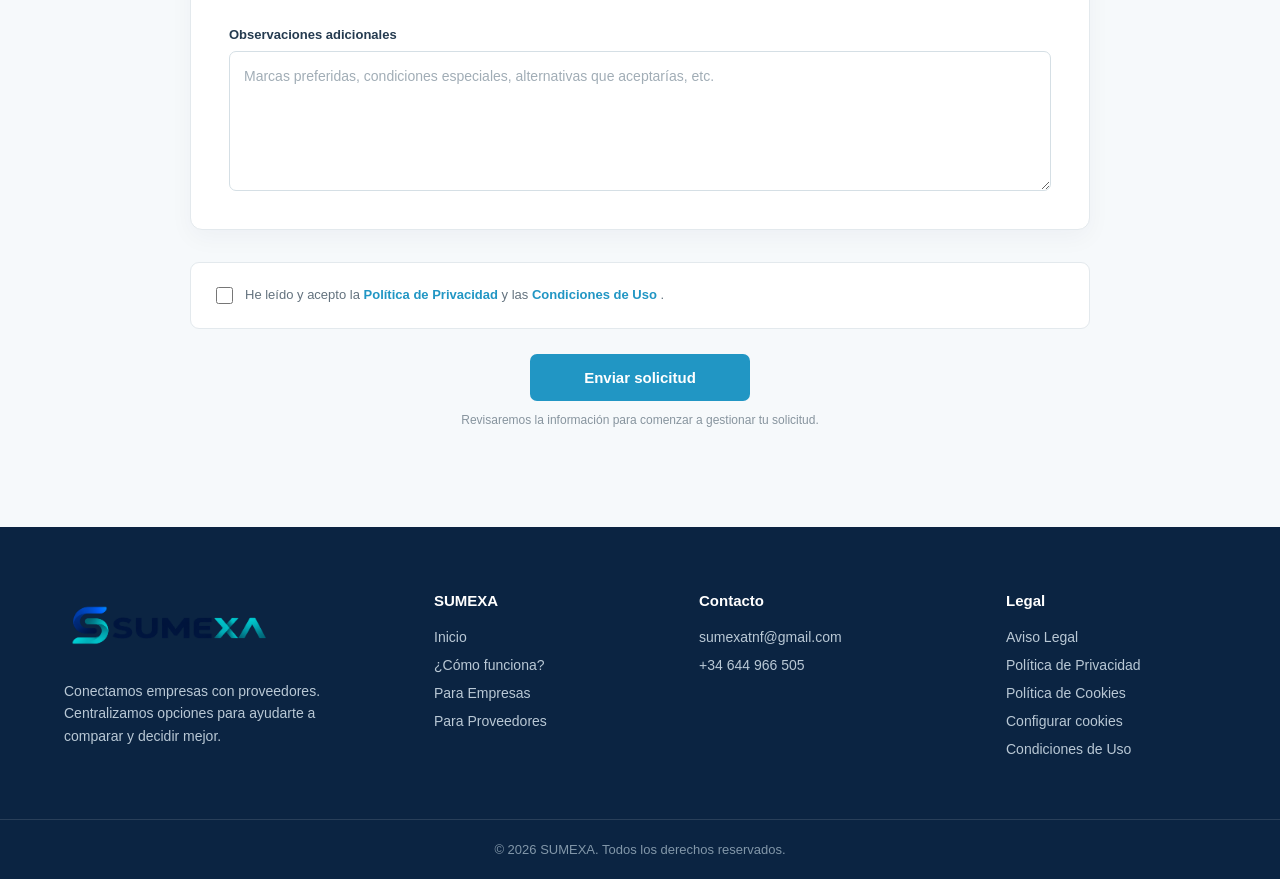
<file: solicitar-presupuesto.html>
<!DOCTYPE html>
<html lang="es">

<head>

    <meta charset="UTF-8">

    <meta name="viewport"
          content="width=device-width, initial-scale=1.0">

    <title>Solicitar presupuesto | SUMEXA</title>

    <meta name="description"
          content="Cuéntanos qué necesita tu empresa. SUMEXA busca proveedores y centraliza las opciones para que puedas comparar y decidir.">

    <link rel="stylesheet" href="style.css">

</head>


<body>


<!-- =========================
     HEADER
========================= -->

<header class="sumexa-header">

    <div class="sumexa-header-contenido">

        <a href="index.html" class="sumexa-header-logo">
            <img src="SUMEXA-TRANSPARENTE.png"
                 alt="SUMEXA">
        </a>


        <nav class="sumexa-menu">

            <a href="index.html">Inicio</a>

            <a href="como-funciona.html">
                ¿Cómo funciona?
            </a>

            <a href="para-empresas.html">
                Para Empresas
            </a>

            <a href="para-proveedores.html">
                Para Proveedores
            </a>

        </nav>


        <a href="solicitar-presupuesto.html"
           class="sumexa-header-boton">
            Solicitar presupuesto
        </a>

    </div>

</header>



<!-- =========================
     CABECERA FORMULARIO
========================= -->

<section class="solicitud-hero">

    <div class="contenedor solicitud-hero-contenido">

        <span class="solicitud-etiqueta">
            PARA EMPRESAS
        </span>

        <h1>
            Cuéntanos qué necesita tu empresa
        </h1>

        <p>
            Facilítanos algunos datos sobre lo que estás buscando.
            SUMEXA analizará tu solicitud y buscará opciones de
            proveedores que se adapten a tus necesidades.
        </p>

    </div>

</section>



<!-- =========================
     FORMULARIO
========================= -->

<main class="solicitud-seccion">

    <div class="contenedor solicitud-contenedor">


        <form class="solicitud-formulario"
      id="formularioPresupuesto"
      action="https://api.web3forms.com/submit"
      method="POST">

    <input type="hidden"
           name="access_key"
           value="a1db39b5-26ad-4568-af85-c8af6231d4c4">

    <input type="hidden"
           name="subject"
           value="Nueva solicitud de presupuesto - SUMEXA">

    <input type="hidden"
           name="from_name"
           value="Web SUMEXA">


            <!-- DATOS DE CONTACTO -->

            <div class="form-bloque">

                <div class="form-bloque-cabecera">

                    <span class="form-numero">01</span>

                    <div>
                        <h2>Datos de contacto</h2>

                        <p>
                            Indícanos cómo podemos contactar contigo
                            respecto a esta solicitud.
                        </p>
                    </div>

                </div>


                <div class="form-grid">

                    <div class="form-campo">

                        <label for="empresa">
                            Nombre de la empresa *
                        </label>

                        <input type="text"
                               id="empresa"
                               name="empresa"
                               autocomplete="organization"
                               required>

                    </div>


                    <div class="form-campo">

                        <label for="contacto">
                            Persona de contacto *
                        </label>

                        <input type="text"
                               id="contacto"
                               name="contacto"
                               autocomplete="name"
                               required>

                    </div>


                    <div class="form-campo">

                        <label for="email">
                            Correo electrónico *
                        </label>

                        <input type="email"
                               id="email"
                               name="email"
                               autocomplete="email"
                               required>

                    </div>


                    <div class="form-campo">

                        <label for="telefono">
                            Teléfono *
                        </label>

                        <input type="tel"
                               id="telefono"
                               name="telefono"
                               autocomplete="tel"
                               required>

                    </div>

                </div>

            </div>



            <!-- NECESIDAD -->

            <div class="form-bloque">

                <div class="form-bloque-cabecera">

                    <span class="form-numero">02</span>

                    <div>
                        <h2>¿Qué necesita tu empresa?</h2>

                        <p>
                            Cuanta más información nos facilites,
                            mejor podremos orientar la búsqueda.
                        </p>
                    </div>

                </div>


                <div class="form-grid">


                    <div class="form-campo form-campo-completo">

                        <label for="producto">
                            Producto o servicio que buscas *
                        </label>

                        <input type="text"
                               id="producto"
                               name="producto"
                               placeholder="Ej. 30 sillas de oficina"
                               required>

                    </div>


                    <div class="form-campo form-campo-completo">

                        <label for="descripcion">
                            Descripción de lo que necesitas *
                        </label>

                        <textarea id="descripcion"
                                  name="descripcion"
                                  rows="6"
                                  placeholder="Describe características, medidas, especificaciones o cualquier requisito importante."
                                  required></textarea>

                    </div>


                    <div class="form-campo">

                        <label for="cantidad">
                            Cantidad aproximada
                        </label>

                        <input type="text"
                               id="cantidad"
                               name="cantidad"
                               placeholder="Ej. 30 unidades">

                    </div>


                    <div class="form-campo">

                        <label for="ubicacion">
                            Lugar de entrega o prestación *
                        </label>

                        <input type="text"
                               id="ubicacion"
                               name="ubicacion"
                               placeholder="Ej. Santa Cruz de Tenerife"
                               required>

                    </div>


                    <div class="form-campo">

                        <label for="fecha">
                            ¿Para cuándo lo necesitas?
                        </label>

                        <input type="date"
                               id="fecha"
                               name="fecha">

                    </div>


                    <div class="form-campo">

                        <label for="presupuesto">
                            Presupuesto orientativo
                        </label>

                        <input type="text"
                               id="presupuesto"
                               name="presupuesto"
                               placeholder="Opcional">

                    </div>

                </div>

            </div>



            <!-- INFORMACIÓN ADICIONAL -->

            <div class="form-bloque">

                <div class="form-bloque-cabecera">

                    <span class="form-numero">03</span>

                    <div>
                        <h2>Información adicional</h2>

                        <p>
                            Añade cualquier información que pueda
                            ayudarnos a entender mejor tu solicitud.
                        </p>
                    </div>

                </div>


                <div class="form-campo">

                    <label for="observaciones">
                        Observaciones adicionales
                    </label>

                    <textarea id="observaciones"
                              name="observaciones"
                              rows="5"
                              placeholder="Marcas preferidas, condiciones especiales, alternativas que aceptarías, etc."></textarea>

                </div>

            </div>



            <!-- PRIVACIDAD -->

            <div class="form-legal">

                <label class="form-checkbox">

                    <input type="checkbox"
                           id="aceptarLegal"
                           name="aceptarLegal"
                           required>

                    <span>
                        He leído y acepto la
                        <a href="politica-privacidad.html"
                           target="_blank">
                            Política de Privacidad
                        </a>
                        y las
                        <a href="condiciones-uso.html"
                           target="_blank">
                            Condiciones de Uso
                        </a>.
                    </span>

                </label>

            </div>



            <!-- ENVÍO -->

            <div class="form-envio">

                <button type="submit"
                        class="form-boton-enviar">
                    Enviar solicitud
                </button>

                <p>
                    Revisaremos la información para comenzar
                    a gestionar tu solicitud.
                </p>

            </div>


        </form>

    </div>

</main>



<!-- =========================
     FOOTER
========================= -->

<footer class="footer">

    <div class="contenedor footer-contenido">


        <div class="footer-marca">

            <img src="SUMEXA-TRANSPARENTE.png"
                 alt="SUMEXA"
                 class="footer-logo">

            <p>
                Conectamos empresas con proveedores.
                Centralizamos opciones para ayudarte
                a comparar y decidir mejor.
            </p>

        </div>


        <div class="footer-columna">

            <h4>SUMEXA</h4>

            <a href="index.html">
                Inicio
            </a>

            <a href="como-funciona.html">
                ¿Cómo funciona?
            </a>

            <a href="para-empresas.html">
                Para Empresas
            </a>

            <a href="para-proveedores.html">
                Para Proveedores
            </a>

        </div>


        <div class="footer-columna">

            <h4>Contacto</h4>

            <a href="mailto:sumexatnf@gmail.com">
                sumexatnf@gmail.com
            </a>

            <a href="tel:+34644966505">
                +34 644 966 505
            </a>

        </div>


        <div class="footer-columna">

            <h4>Legal</h4>

            <a href="aviso-legal.html">
                Aviso Legal
            </a>

            <a href="politica-privacidad.html">
                Política de Privacidad
            </a>

            <a href="politica-cookies.html">
                Política de Cookies
            </a>

            <a href="#"
               class="abrir-configuracion-cookies">
                Configurar cookies
            </a>

            <a href="condiciones-uso.html">
                Condiciones de Uso
            </a>

        </div>


    </div>


    <div class="footer-inferior">

        <div class="contenedor">

            <p>
                © 2026 SUMEXA. Todos los derechos reservados.
            </p>

        </div>

    </div>

</footer>
<script>
document.addEventListener("DOMContentLoaded", function () {

    const formulario =
        document.getElementById("formularioPresupuesto");

    const boton =
        formulario.querySelector(".form-boton-enviar");

    formulario.addEventListener("submit", async function (event) {

        event.preventDefault();

        const textoOriginal = boton.textContent;

        boton.disabled = true;
        boton.textContent = "Enviando...";

        const datos = new FormData(formulario);

        try {

            const respuesta = await fetch(
                "https://api.web3forms.com/submit",
                {
                    method: "POST",
                    body: datos
                }
            );

            const resultado = await respuesta.json();

            if (resultado.success) {

                formulario.innerHTML = `

                    <div class="solicitud-exito">

                        <div class="solicitud-exito-icono">
                            ✓
                        </div>

                        <h2>
                            Solicitud recibida correctamente
                        </h2>

                        <p>
                            Hemos recibido la información de tu empresa.
                            SUMEXA revisará tu solicitud para comenzar
                            a buscar opciones de proveedores adecuadas
                            a tus necesidades.
                        </p>

                        <a href="index.html"
                           class="form-boton-enviar">
                            Volver a Inicio
                        </a>

                    </div>

                `;

                window.scrollTo({
                    top: formulario.offsetTop - 120,
                    behavior: "smooth"
                });

            } else {

                throw new Error("Error en el envío");

            }

        } catch (error) {

            boton.disabled = false;
            boton.textContent = textoOriginal;

            alert(
                "No hemos podido enviar la solicitud. Inténtalo de nuevo en unos minutos."
            );

        }

    });

});
</script>


<!-- SISTEMA DE COOKIES -->

<script src="cookies.js"></script>


</body>

</html>
</file>
<file: style.css>
* {
    margin: 0;
    padding: 0;
    box-sizing: border-box;
}

body {
    font-family: Arial, sans-serif;
    background-color: white;
    color: #1f2d3d;
}

.contenedor {
    width: 90%;
    max-width: 1200px;
    margin: 0 auto;
}

header {
    background-color: white;
    border-bottom: 1px solid #e8e8e8;
}

.cabecera {
    height: 90px;
    display: flex;
    align-items: center;
    justify-content: space-between;
}

.logo img {
    width: 190px;
    height: auto;
    display: block;
}

nav {
    display: flex;
    gap: 30px;
}

nav a {
    text-decoration: none;
    color: #1f2d3d;
    font-size: 16px;
}

nav a:hover {
    color: #2196c4;
}

.boton-cabecera {
    background-color: #2196c4;
    color: white;
    padding: 13px 22px;
    border-radius: 7px;
    text-decoration: none;
    font-weight: 600;
}

/* PORTADA PRINCIPAL */

/* =========================
   INICIO - HERO
========================= */

.hero {
    padding: 90px 0;
    background: #f6f9fb;
}

.hero-inicio-grid {
    display: grid;
    grid-template-columns: 0.9fr 1.1fr;
    gap: 60px;
    align-items: center;
}

.hero-inicio-texto {
    text-align: left;
}

.hero-inicio-texto h1 {
    margin-bottom: 24px;
    font-size: 36px;
    line-height: 1.12;
    color: #0b2442;
}

.hero-inicio-texto > p {
    margin-bottom: 32px;
    font-size: 18px;
    line-height: 1.7;
    color: #52606d;
}

.hero-botones {
    display: flex;
    justify-content: flex-start;
    gap: 15px;
}

.hero-inicio-imagen img {
    width: 100%;
    height: 440px;
    object-fit: cover;
    display: block;
    border-radius: 18px;
    box-shadow: 0 18px 45px rgba(11, 36, 66, 0.14);
}

.boton-principal {
    background-color: #2196c4;
    color: white;
    padding: 15px 25px;
    border-radius: 7px;
    text-decoration: none;
    font-weight: 600;
}

.boton-principal:hover {
    background-color: #187da5;
}

.boton-secundario {
    background-color: white;
    color: #0b2442;
    padding: 15px 25px;
    border: 1px solid #d5dde3;
    border-radius: 7px;
    text-decoration: none;
    font-weight: 600;
}

.boton-secundario:hover {
    background-color: #eef3f6;
}
/* CÓMO FUNCIONA */

.como-funciona {
    padding: 90px 0;
    background-color: white;
    text-align: center;
}

.como-funciona h2 {
    font-size: 38px;
    color: #0b2442;
    margin-bottom: 15px;
}

.subtitulo-seccion {
    max-width: 700px;
    margin: 0 auto 50px;
    font-size: 18px;
    line-height: 1.6;
    color: #52606d;
}

.pasos {
    display: grid;
    grid-template-columns: repeat(4, 1fr);
    gap: 25px;
}

.paso {
    padding: 32px 24px;
    border: 1px solid #dcebf2;
    border-radius: 14px;
    background: linear-gradient(145deg, #ffffff, #f1f9fc);
    text-align: left;
    transition: transform 0.3s ease,
                box-shadow 0.3s ease,
                border-color 0.3s ease;
}
.paso:hover {
    transform: translateY(-7px);
    border-color: #2196c4;
    box-shadow: 0 14px 30px rgba(33, 150, 196, 0.15);
}

.paso h3 {
    font-size: 20px;
    color: #2196c4;
    margin-bottom: 15px;
}

.paso p {
    font-size: 16px;
    line-height: 1.5;
    color: #52606d;
}
/* QUÉ ES SUMEXA */

.que-es-sumexa {
    padding: 100px 0;
    background-color: #f6f9fb;
}

.que-es-contenido {
    display: flex;
    align-items: center;
    justify-content: space-between;
    gap: 80px;
}

.que-es-texto {
    flex: 1;
}

.etiqueta {
    color: #2196c4;
    font-size: 14px;
    font-weight: bold;
    letter-spacing: 2px;
    margin-bottom: 15px;
}

.que-es-texto h2 {
    font-size: 40px;
    line-height: 1.2;
    color: #0b2442;
    margin-bottom: 25px;
}

.que-es-texto p {
    font-size: 18px;
    line-height: 1.7;
    color: #52606d;
    margin-bottom: 18px;
}

.que-es-imagen {
    display: flex;
    align-items: center;
    justify-content: center;
}

.que-es-imagen img {
    width: 100%;
    height: 400px;
    object-fit: cover;
    display: block;
    border-radius: 18px;
    box-shadow: 0 18px 45px rgba(11, 36, 66, 0.14);
}
/* MISIÓN, VISIÓN Y VALORES */

.identidad-sumexa {
    padding: 100px 0;
    background-color: white;
}

.titulo-identidad {
    text-align: center;
    max-width: 750px;
    margin: 0 auto 55px;
}

.titulo-identidad h2 {
    font-size: 40px;
    color: #0b2442;
    margin-bottom: 20px;
}

.titulo-identidad > p:last-child {
    font-size: 18px;
    line-height: 1.6;
    color: #52606d;
}

.bloques-identidad {
    display: grid;
    grid-template-columns: repeat(2, 1fr);
    gap: 30px;
    margin-bottom: 50px;
}

.bloque-identidad {
    padding: 35px;
    background-color: #f6f9fb;
    border-radius: 12px;
}

.bloque-identidad h3 {
    font-size: 25px;
    color: #2196c4;
    margin-bottom: 15px;
}

.bloque-identidad p {
    font-size: 17px;
    line-height: 1.7;
    color: #52606d;
}

.valores {
    text-align: center;
}

.valores h3 {
    font-size: 25px;
    color: #0b2442;
    margin-bottom: 25px;
}

.lista-valores {
    display: flex;
    justify-content: center;
    flex-wrap: wrap;
    gap: 15px;
}

.lista-valores span {
    padding: 12px 20px;
    border: 1px solid #dbe4ea;
    border-radius: 30px;
    font-weight: 600;
    color: #0b2442;
    background-color: white;
}
.valor-btn {
    padding: 12px 20px;
    border: 1px solid #dbe4ea;
    border-radius: 30px;
    font-weight: 600;
    color: #0b2442;
    background-color: white;
    cursor: pointer;
    font-size: 16px;
}

.valor-btn:hover {
    background-color: #2196c4;
    color: white;
    border-color: #2196c4;
}

.explicacion-valor {
    max-width: 700px;
    margin: 35px auto 0;
    padding: 30px;
    background-color: #f6f9fb;
    border-radius: 12px;
    text-align: center;
}

.explicacion-valor h4 {
    font-size: 24px;
    color: #2196c4;
    margin-bottom: 12px;
}

.explicacion-valor p {
    font-size: 17px;
    line-height: 1.6;
    color: #52606d;
}
/* PARA QUIÉN ES SUMEXA */

.para-quien {
    padding: 100px 0;
    background-color: #f6f9fb;
}

.titulo-para-quien {
    text-align: center;
    max-width: 750px;
    margin: 0 auto 55px;
}

.titulo-para-quien h2 {
    font-size: 40px;
    color: #0b2442;
    margin-bottom: 18px;
}

.titulo-para-quien > p:last-child {
    font-size: 18px;
    line-height: 1.6;
    color: #52606d;
}

.opciones-sumexa {
    display: grid;
    grid-template-columns: repeat(2, 1fr);
    gap: 30px;
}

.opcion-sumexa {
    background-color: white;
    padding: 45px;
    border-radius: 14px;
    border: 1px solid #e2e8ed;
}

.tipo-opcion {
    display: block;
    color: #2196c4;
    font-size: 13px;
    font-weight: bold;
    letter-spacing: 1.5px;
    margin-bottom: 18px;
}

.opcion-sumexa h3 {
    font-size: 28px;
    line-height: 1.25;
    color: #0b2442;
    margin-bottom: 18px;
}

.opcion-sumexa p {
    font-size: 17px;
    line-height: 1.7;
    color: #52606d;
    margin-bottom: 25px;
}

.enlace-opcion {
    color: #2196c4;
    text-decoration: none;
    font-weight: 600;
    font-size: 16px;
}

.enlace-opcion:hover {
    text-decoration: underline;
}
/* SUMEXA EN ACCIÓN */

.sumexa-accion {
    padding: 100px 0;
    background-color: white;
    text-align: center;
}

.titulo-accion {
    max-width: 800px;
    margin: 0 auto 60px;
}

.titulo-accion h2 {
    font-size: 40px;
    color: #0b2442;
    margin-bottom: 18px;
}

.titulo-accion > p:last-child {
    font-size: 18px;
    line-height: 1.6;
    color: #52606d;
}

/* FLUJO */

.flujo-sumexa {
    display: flex;
    align-items: center;
    justify-content: center;
    gap: 25px;
    margin: 50px auto;
}

.elemento-flujo {
    width: 310px;
    min-height: 220px;
    padding: 35px 30px;
    border: 1px solid #e2e8ed;
    border-radius: 15px;
    display: flex;
    flex-direction: column;
    justify-content: center;
    background-color: #f6f9fb;
}

.elemento-flujo span {
    color: #2196c4;
    font-size: 13px;
    font-weight: bold;
    letter-spacing: 1.5px;
    margin-bottom: 12px;
}

.elemento-flujo h3 {
    color: #0b2442;
    font-size: 21px;
}

/* SUMEXA CENTRAL */

.centro-sumexa {
    background-color: white;
    border: 2px solid #2196c4;
    width: 360px;
    min-height: 240px;
}

.centro-sumexa img {
    width: 260px;
    max-width: 100%;
    height: auto;
    margin: 0 auto 25px;
}

.centro-sumexa p {
    color: #52606d;
    font-size: 14px;
    line-height: 1.5;
}

/* FLECHAS */

.flecha-flujo {
    font-size: 45px;
    color: #2196c4;
    font-weight: bold;
}

/* BOTÓN */

.boton-flujo {
    margin-top: 15px;
    padding: 14px 25px;
    border: none;
    border-radius: 8px;
    background-color: #2196c4;
    color: white;
    font-size: 16px;
    font-weight: 600;
    cursor: pointer;
}

.boton-flujo:hover {
    background-color: #187da5;
}

/* MENSAJE */

.mensaje-flujo {
    max-width: 650px;
    margin: 25px auto 0;
    padding: 18px;
    color: #52606d;
    font-size: 16px;
}
/* AJUSTE DEL NUEVO FLUJO */

.flujo-sumexa {
    display: grid;
    grid-template-columns: 300px 55px 340px 55px 300px;
    align-items: center;
    justify-content: center;
    gap: 20px;
    margin: 60px auto 45px;
}

/* EMPRESA */

.empresa-flujo {
    width: 300px;
    min-height: 230px;
}

/* SUMEXA */

.centro-sumexa {
    width: 340px;
    min-height: 250px;
}

/* ZONA PROVEEDORES */

.grupo-proveedores {
    width: 300px;
    display: flex;
    flex-direction: column;
    gap: 12px;
}

.proveedor {
    width: 100%;
    padding: 18px 20px;
    background-color: #f6f9fb;
    border: 1px solid #e2e8ed;
    border-radius: 12px;
    text-align: center;
}

.proveedor span {
    display: block;
    color: #2196c4;
    font-size: 13px;
    font-weight: bold;
    letter-spacing: 1px;
    margin-bottom: 5px;
}

.proveedor p {
    color: #0b2442;
    font-size: 16px;
    font-weight: 600;
}

/* RESULTADO FINAL */

.resultado-flujo {
    max-width: 650px;
    margin: 20px auto 0;
    padding: 25px 30px;
    background-color: #f6f9fb;
    border: 1px solid #e2e8ed;
    border-radius: 14px;
    text-align: center;
}

.resultado-flujo span {
    display: block;
    color: #2196c4;
    font-size: 13px;
    font-weight: bold;
    letter-spacing: 1.5px;
    margin-bottom: 8px;
}

.resultado-flujo h3 {
    color: #0b2442;
    font-size: 24px;
    margin-bottom: 8px;
}

.resultado-flujo p {
    color: #52606d;
    font-size: 16px;
}
/* FLUJO INTERACTIVO AVANZADO */

.flujo-sumexa,
.resultado-flujo,
.proveedor,
.flecha-flujo,
.empresa-flujo,
.centro-sumexa {
    transition: all 0.45s ease;
}

.estado-apagado {
    opacity: 0.28;
    filter: grayscale(0.25);
}

.estado-activo {
    opacity: 1;
    transform: scale(1.06);
    border-color: #2196c4 !important;
    background-color: #eef9fd !important;
    box-shadow: 0 14px 35px rgba(33, 150, 196, 0.22);
}

.flecha-activa {
    opacity: 1;
    transform: scale(1.35);
    color: #2196c4;
}

.proveedor-aparece {
    opacity: 1 !important;
    transform: translateX(0) scale(1.03);
    border-color: #2196c4;
}

.resultado-activo {
    transform: scale(1.04);
    border-color: #2196c4;
    box-shadow: 0 12px 30px rgba(33, 150, 196, 0.18);
}

@media (prefers-reduced-motion: reduce) {
    .flujo-sumexa,
    .resultado-flujo,
    .proveedor,
    .flecha-flujo,
    .empresa-flujo,
    .centro-sumexa {
        transition: none;
    }
}
/* BENEFICIOS SUMEXA */

.beneficios-sumexa {
    padding: 100px 0;
    background-color: #f6f9fb;
}

.titulo-beneficios {
    max-width: 760px;
    margin: 0 auto 55px;
    text-align: center;
}

.titulo-beneficios h2 {
    font-size: 40px;
    line-height: 1.2;
    color: #0b2442;
    margin-bottom: 18px;
}

.titulo-beneficios > p:last-child {
    font-size: 18px;
    line-height: 1.6;
    color: #52606d;
}

.grid-beneficios {
    display: grid;
    grid-template-columns: repeat(4, 1fr);
    gap: 22px;
}

.beneficio {
    padding: 32px 25px;
    background-color: white;
    border: 1px solid #e2e8ed;
    border-radius: 14px;
    transition: transform 0.3s ease, box-shadow 0.3s ease;
}

.beneficio:hover {
    transform: translateY(-6px);
    box-shadow: 0 12px 30px rgba(11, 36, 66, 0.08);
}

.beneficio h3 {
    font-size: 21px;
    color: #0b2442;
    margin-bottom: 13px;
}

.beneficio p {
    font-size: 16px;
    line-height: 1.6;
    color: #52606d;
}
/* CTA FINAL */

.cta-final {
    padding: 110px 0;
    background-color: #0b2442;
    text-align: center;
}

.cta-contenido {
    max-width: 800px;
}

.cta-final .etiqueta {
    color: #56c7e8;
}

.cta-final h2 {
    font-size: 42px;
    line-height: 1.2;
    color: white;
    margin-bottom: 22px;
}

.cta-final p {
    max-width: 680px;
    margin: 0 auto 35px;
    font-size: 18px;
    line-height: 1.6;
    color: #d6e1ea;
}

.boton-cta-final {
    display: inline-block;
    background-color: #2196c4;
    color: white;
    padding: 16px 30px;
    border-radius: 8px;
    text-decoration: none;
    font-size: 17px;
    font-weight: 600;
}

.boton-cta-final:hover {
    background-color: #2aa9d8;
}
/* =========================
   FOOTER SUMEXA
========================= */

.footer-sumexa {
    background-color: #0d2947;
    color: white;
    padding-top: 70px;
}

.footer-contenido {
    display: grid;
    grid-template-columns: 2fr 1fr 1.3fr 1fr;
    gap: 50px;
    padding-bottom: 55px;
    align-items: start;
}

.footer-marca img {
    width: 210px;
    max-width: 100%;
    height: auto;
    margin-bottom: 18px;
}

.footer-marca p {
    color: #b8c7d4;
    font-size: 16px;
}

/* REDES SOCIALES */

.footer-redes {
    display: flex;
    align-items: center;
    gap: 14px;
    margin-top: 22px;
}

.footer-redes a {
    width: 40px;
    height: 40px;
    display: flex;
    align-items: center;
    justify-content: center;
    border: 1px solid rgba(41, 196, 199, 0.45);
    border-radius: 50%;
    color: #29c4c7;
    transition: all 0.3s ease;
}

.footer-redes svg {
    width: 20px;
    height: 20px;
    fill: currentColor;
}

.footer-redes a:hover {
    background-color: #29c4c7;
    color: #0d2947;
    transform: translateY(-3px);
    box-shadow: 0 7px 18px rgba(41, 196, 199, 0.20);
}

/* ENLACES */

.footer-enlaces {
    display: flex;
    flex-direction: column;
    gap: 12px;
}

.footer-enlaces h4 {
    font-size: 16px;
    margin-bottom: 8px;
    color: white;
}

.footer-enlaces a {
    color: #b8c7d4;
    text-decoration: none;
    font-size: 15px;
    transition: color 0.3s ease;
}

.footer-enlaces a:hover {
    color: #29c4c7;
}

/* PARTE INFERIOR */

.footer-inferior {
    border-top: 1px solid rgba(255, 255, 255, 0.12);
    padding: 20px 0;
}

.footer-inferior p {
    color: #8496a6;
    font-size: 14px;
}
/* =========================
   PÁGINA CÓMO FUNCIONA
========================= */

.hero-como {
    padding: 120px 0;
    background: linear-gradient(135deg, #f6f9fb 0%, #edf8fc 100%);
    text-align: center;
}

.hero-como-contenido {
    max-width: 900px;
}

.hero-como h1 {
    font-size: 52px;
    line-height: 1.15;
    color: #0b2442;
    margin: 18px 0 25px;
}

.hero-como-texto {
    max-width: 750px;
    margin: 0 auto 35px;
    font-size: 19px;
    line-height: 1.7;
    color: #52606d;
}
/* =========================
   PROCESO CÓMO FUNCIONA
========================= */

.proceso-detallado {
    padding: 110px 0;
    background-color: white;
}

.titulo-proceso {
    max-width: 760px;
    margin: 0 auto 65px;
    text-align: center;
}

.titulo-proceso h2 {
    font-size: 40px;
    color: #0b2442;
    margin-bottom: 18px;
}

.titulo-proceso > p:last-child {
    font-size: 18px;
    line-height: 1.6;
    color: #52606d;
}

.linea-proceso {
    display: grid;
    grid-template-columns: 1fr 45px 1fr 45px 1fr 45px 1fr;
    align-items: stretch;
    gap: 15px;
}

.paso-detallado {
    padding: 32px 24px;
    background: linear-gradient(145deg, #ffffff, #f3fafc);
    border: 1px solid #dcebf2;
    border-radius: 16px;
    transition: all 0.3s ease;
}

.paso-detallado:hover {
    transform: translateY(-7px);
    border-color: #2196c4;
    box-shadow: 0 14px 30px rgba(33, 150, 196, 0.15);
}

.numero-detallado {
    width: 54px;
    height: 54px;
    display: flex;
    align-items: center;
    justify-content: center;

    margin-bottom: 22px;

    background-color: #2196c4;
    color: white;
    border-radius: 50%;

    font-weight: 700;
    font-size: 18px;

    box-shadow: 0 7px 18px rgba(33, 150, 196, 0.2);
}

.paso-detallado h3 {
    font-size: 21px;
    color: #2196c4;
    margin-bottom: 14px;
}

.paso-detallado p {
    font-size: 16px;
    line-height: 1.65;
    color: #52606d;
}

.conector-proceso {
    display: flex;
    align-items: center;
    justify-content: center;

    font-size: 32px;
    font-weight: bold;
    color: #29c4c7;
}
/* =========================
   GESTIÓN SUMEXA
========================= */

.gestion-sumexa {
    padding: 110px 0;
    background-color: #f6f9fb;
}

.gestion-contenido {
    display: grid;
    grid-template-columns: 1fr 1.1fr;
    gap: 90px;
    align-items: center;
}

.gestion-texto h2 {
    font-size: 42px;
    line-height: 1.2;
    color: #0b2442;
    margin: 16px 0 25px;
}

.gestion-intro {
    font-size: 18px;
    line-height: 1.7;
    color: #52606d;
    margin-bottom: 25px;
}

.gestion-destacado {
    font-size: 19px;
    line-height: 1.6;
    font-weight: 600;
    color: #0b2442;
    padding-left: 20px;
    border-left: 4px solid #29c4c7;
}

.gestion-lista {
    display: flex;
    flex-direction: column;
    gap: 16px;
}

.gestion-item {
    display: flex;
    gap: 20px;
    align-items: flex-start;

    padding: 22px;

    background-color: white;
    border: 1px solid #e2e8ed;
    border-radius: 14px;

    transition: all 0.3s ease;
}

.gestion-item:hover {
    transform: translateX(7px);
    border-color: #2196c4;
    box-shadow: 0 10px 25px rgba(33, 150, 196, 0.10);
}

.gestion-item span {
    color: #29c4c7;
    font-size: 15px;
    font-weight: 700;
}

.gestion-item h3 {
    color: #0b2442;
    font-size: 19px;
    margin-bottom: 7px;
}

.gestion-item p {
    color: #52606d;
    font-size: 15px;
    line-height: 1.55;
}
/* =========================
   RESULTADO SUMEXA
========================= */

.resultado-sumexa {
    padding: 110px 0;
    background-color: white;
    text-align: center;
}

.resultado-contenido {
    max-width: 1050px;
}

.resultado-sumexa h2 {
    font-size: 42px;
    line-height: 1.2;
    color: #0b2442;
    margin: 16px 0 22px;
}

.resultado-texto {
    max-width: 720px;
    margin: 0 auto 55px;
    font-size: 18px;
    line-height: 1.7;
    color: #52606d;
}

.resultado-tarjetas {
    display: grid;
    grid-template-columns: repeat(3, 1fr);
    gap: 24px;
}

.resultado-item {
    padding: 35px 28px;
    background-color: #f6f9fb;
    border: 1px solid #e2e8ed;
    border-radius: 16px;
    transition: all 0.3s ease;
}

.resultado-item:hover {
    transform: translateY(-7px);
    border-color: #29c4c7;
    box-shadow: 0 14px 30px rgba(33, 150, 196, 0.13);
}

.resultado-item span {
    display: flex;
    align-items: center;
    justify-content: center;

    width: 45px;
    height: 45px;
    margin: 0 auto 20px;

    border-radius: 50%;
    background-color: #29c4c7;
    color: white;

    font-size: 20px;
    font-weight: bold;
}

.resultado-item h3 {
    color: #0b2442;
    font-size: 20px;
    margin-bottom: 12px;
}

.resultado-item p {
    color: #52606d;
    font-size: 15px;
    line-height: 1.6;
}
/* =========================
   CASO PRÁCTICO ANIMADO
========================= */

.caso-animado {
    padding: 110px 0;
    background: #f6f9fb;
}

.titulo-caso {
    max-width: 800px;
    margin: 0 auto 55px;
    text-align: center;
}

.titulo-caso h2 {
    font-size: 42px;
    line-height: 1.2;
    color: #0b2442;
    margin: 16px 0 18px;
}

.titulo-caso > p:last-child {
    font-size: 18px;
    line-height: 1.7;
    color: #52606d;
}


/* CONTENEDOR PRINCIPAL */

.caso-escenario {
    max-width: 1050px;
    margin: 0 auto;
    text-align: center;
}

.caso-pantalla {
    position: relative;
    min-height: 520px;
    background: white;
    border: 1px solid #dcebf2;
    border-radius: 20px;
    overflow: hidden;
    box-shadow: 0 18px 45px rgba(11, 36, 66, 0.08);
}


/* CADA ETAPA */

.caso-etapa {
    display: none;
    min-height: 520px;
    padding: 45px;
    animation: aparecerCaso 0.7s ease;
}

.caso-etapa.activa {
    display: flex;
}


/* PASO 1 */

#caso-etapa-1 {
    align-items: center;
    gap: 50px;
    text-align: left;
}

.caso-imagen {
    width: 55%;
    height: 400px;
    overflow: hidden;
    border-radius: 16px;
}

.caso-imagen img {
    width: 100%;
    height: 100%;
    object-fit: cover;
    display: block;
}

.caso-texto {
    flex: 1;
}

.caso-texto span {
    display: inline-block;
    margin-bottom: 12px;
    color: #29a9ce;
    font-size: 14px;
    font-weight: 700;
    letter-spacing: 1.2px;
}

.caso-texto h3 {
    font-size: 30px;
    line-height: 1.25;
    color: #0b2442;
    margin-bottom: 16px;
}

.caso-texto p {
    font-size: 17px;
    line-height: 1.7;
    color: #52606d;
}


/* PASO 2 - SUMEXA */

#caso-etapa-2 {
    flex-direction: column;
    align-items: center;
    justify-content: center;
}

.caso-logo {
    margin-bottom: 35px;
}

.caso-logo img {
    width: 280px;
    max-width: 90%;
    height: auto;
    display: block;
}

#caso-etapa-2 .caso-texto {
    max-width: 650px;
}


/* PASO 3 - PROVEEDORES */

#caso-etapa-3 {
    flex-direction: column;
    justify-content: center;
}

#caso-etapa-3 .caso-texto {
    margin-bottom: 35px;
}

.caso-proveedores {
    display: grid;
    grid-template-columns: repeat(3, 1fr);
    gap: 22px;
}

.caso-proveedor {
    background: #f6f9fb;
    border: 1px solid #dcebf2;
    border-radius: 15px;
    overflow: hidden;
    transition: all 0.3s ease;
}

.caso-proveedor:hover {
    transform: translateY(-6px);
    border-color: #2196c4;
    box-shadow: 0 12px 25px rgba(33, 150, 196, 0.13);
}

.caso-proveedor img {
    width: 100%;
    height: 190px;
    object-fit: contain;
    display: block;
    background: white;
}

.caso-proveedor h4 {
    color: #0b2442;
    font-size: 18px;
    margin: 18px 0 5px;
}

.caso-proveedor p {
    color: #52606d;
    margin-bottom: 18px;
}


/* PASOS 4 Y 5 */

#caso-etapa-4,
#caso-etapa-5 {
    align-items: center;
    justify-content: center;
}

#caso-etapa-4 .caso-texto,
#caso-etapa-5 .caso-texto {
    max-width: 700px;
}


/* BOTÓN */

.boton-caso {
    margin-top: 30px;
    padding: 15px 30px;
    border: none;
    border-radius: 8px;
    background: #2196c4;
    color: white;
    font-size: 16px;
    font-weight: 600;
    cursor: pointer;
    transition: all 0.3s ease;
}

.boton-caso:hover {
    background: #2aa9d8;
    transform: translateY(-2px);
}

.boton-caso:disabled {
    opacity: 0.65;
    cursor: default;
    transform: none;
}


/* AVISO */

.aviso-caso {
    max-width: 700px;
    margin: 16px auto 0;
    font-size: 13px;
    color: #8496a6;
}


/* ANIMACIÓN DE ENTRADA */

@keyframes aparecerCaso {
    from {
        opacity: 0;
        transform: translateY(18px);
    }

    to {
        opacity: 1;
        transform: translateY(0);
    }
}


/* MÓVIL */

@media (max-width: 800px) {

    .caso-etapa {
        padding: 28px;
    }

    #caso-etapa-1 {
        flex-direction: column;
    }

    .caso-imagen {
        width: 100%;
        height: 260px;
    }

    .caso-proveedores {
        grid-template-columns: 1fr;
    }

    .caso-pantalla {
        min-height: auto;
    }
}
/* APARICIÓN PROGRESIVA DE REQUISITOS */

.requisito-caso {
    opacity: 0;
    transform: translateY(15px);
}

.requisito-caso.requisito-visible {
    opacity: 1;
    transform: translateY(0);
    transition: opacity 0.5s ease, transform 0.5s ease;
}

.busqueda-caso {
    opacity: 0;
    transform: translateY(12px);
}

.busqueda-caso.busqueda-visible {
    opacity: 1;
    transform: translateY(0);
    transition: opacity 0.5s ease, transform 0.5s ease;
}
/* APARICIÓN PROGRESIVA DE PROVEEDORES */

.caso-proveedor {
    opacity: 0;
    transform: translateY(20px);
}

.caso-proveedor.proveedor-visible {
    opacity: 1;
    transform: translateY(0);
    transition: opacity 0.55s ease, transform 0.55s ease;
}
/* LOGO DEL DOCUMENTO SUMEXA - PASO 4 */

.documento-cabecera img {
    width: 150px;
    max-width: 150px;
    height: auto;
    object-fit: contain;
    display: block;
    flex-shrink: 0;
}
/* SILLAS DEL DOCUMENTO - PASO 4 */

.presupuesto-proveedor img {
    width: 85px;
    height: 85px;
    object-fit: contain;
    display: block;
    margin: 0 auto 10px;
}
/* =========================
   PASO 4 - DOCUMENTO SUMEXA
========================= */

#caso-etapa-4 {
    align-items: center;
    justify-content: center;
    padding: 35px;
}

.documento-sumexa {
    width: 100%;
    max-width: 900px;
    background: white;
    border: 1px solid #dcebf2;
    border-radius: 18px;
    padding: 34px;
    box-shadow: 0 14px 35px rgba(11, 36, 66, 0.08);
    text-align: left;
}


/* CABECERA */

.documento-cabecera {
    display: flex;
    justify-content: space-between;
    align-items: center;
    gap: 30px;
    padding-bottom: 22px;
    border-bottom: 1px solid #e6edf2;
}

.documento-cabecera img {
    width: 145px;
    max-width: 145px;
    height: auto;
    object-fit: contain;
}

.documento-titulo {
    text-align: right;
}

.documento-titulo span {
    display: block;
    color: #0b2442;
    font-size: 17px;
    font-weight: 700;
    letter-spacing: 0.8px;
}

.documento-titulo p {
    margin-top: 5px;
    color: #8496a6;
    font-size: 13px;
}


/* NECESIDAD */

.documento-necesidad {
    padding: 22px 0;
}

.documento-necesidad span {
    display: block;
    margin-bottom: 7px;
    color: #29a9ce;
    font-size: 12px;
    font-weight: 700;
    letter-spacing: 1px;
}

.documento-necesidad h3 {
    color: #0b2442;
    font-size: 22px;
    margin-bottom: 6px;
}

.documento-necesidad p {
    color: #52606d;
    font-size: 14px;
}


/* TABLA */

.tabla-presupuestos {
    display: grid;
    grid-template-columns: 1.1fr repeat(3, 1fr);
    border: 1px solid #dcebf2;
    border-radius: 14px;
    overflow: hidden;
}

.presupuesto-columna {
    display: grid;
    grid-template-rows: 125px repeat(5, 48px);
    background: white;
    border-left: 1px solid #e6edf2;
}

.presupuesto-columna:first-child {
    border-left: none;
}

.presupuesto-columna > p {
    display: flex;
    align-items: center;
    justify-content: center;
    margin: 0;
    padding: 8px;
    border-top: 1px solid #e6edf2;
    color: #52606d;
    font-size: 14px;
    text-align: center;
}

.presupuesto-etiquetas > p {
    justify-content: flex-start;
    font-weight: 600;
    color: #0b2442;
    padding-left: 18px;
    background: #f8fafb;
}

.presupuesto-vacio {
    background: #f8fafb;
}


/* PROVEEDORES */

.presupuesto-proveedor {
    display: flex;
    flex-direction: column;
    align-items: center;
    justify-content: center;
    padding: 10px;
}

.presupuesto-proveedor img {
    width: 74px;
    height: 74px;
    object-fit: contain;
    display: block;
    margin-bottom: 5px;
}

.presupuesto-proveedor strong {
    color: #0b2442;
    font-size: 14px;
}

.precio-presupuesto {
    color: #2196c4 !important;
    font-weight: 700;
    font-size: 16px !important;
}


/* PIE */

.documento-pie {
    margin-top: 20px;
    padding-top: 18px;
    border-top: 1px solid #e6edf2;
}

.documento-pie p {
    color: #52606d;
    font-size: 13px;
    line-height: 1.6;
}

.documento-pie span {
    display: block;
    margin-top: 7px;
    color: #8496a6;
    font-size: 11px;
}
/* =========================
   MARCA SUMEXA - CASO PRÁCTICO
========================= */

.caso-etapa {
    position: relative;
}

.marca-caso-sumexa {
    position: absolute;
    top: 22px;
    right: 26px;
    z-index: 5;
}

.marca-caso-sumexa img {
    width: 105px;
    height: auto;
    display: block;
    opacity: 0.72;
}
/* =========================
   PASO 2 - DOS COLUMNAS
========================= */

.paso2-contenido {
    width: 100%;
    display: grid;
    grid-template-columns: 1.05fr 0.95fr;
    gap: 45px;
    align-items: center;
    padding: 45px 55px;
}

.paso2-imagen img {
    width: 100%;
    max-height: 390px;
    object-fit: cover;
    display: block;
    border-radius: 16px;
}

.paso2-info {
    text-align: left;
}

.paso2-info .caso-texto {
    text-align: left;
    margin-bottom: 25px;
}

.paso2-info .caso-texto span {
    display: block;
    margin-bottom: 10px;
}

.paso2-info .caso-texto h3 {
    margin-bottom: 14px;
}

.paso2-info .requisitos-caso {
    justify-content: flex-start;
    flex-direction: column;
    align-items: stretch;
    gap: 10px;
    margin-top: 20px;
}

.paso2-info .requisito-caso {
    width: 100%;
}

.paso2-info .busqueda-caso {
    justify-content: flex-start;
    margin-top: 20px;
}
/* CENTRAR BOTÓN DEL CASO PRÁCTICO */

#iniciar-caso {
    display: block;
    margin: 30px auto 0 auto;
}
.aviso-caso {
    margin: 16px auto 0;
    text-align: center;
}
/* FOTO PASO 5 */

.paso5-imagen {
    display: flex;
    justify-content: center;
    align-items: center;
}

.paso5-imagen img {
    width: 100%;
    max-width: 400px;
    height: 280px;
    object-fit: cover;
    display: block;
    border-radius: 16px;
}
/* AJUSTE FINAL PASO 5 */

.paso5-contenido {
    width: 100%;
    display: grid;
    grid-template-columns: 380px 1fr;
    gap: 50px;
    align-items: center;
    padding: 45px 60px;
}

.paso5-imagen {
    display: flex;
    align-items: center;
    justify-content: center;
}

.paso5-imagen img {
    width: 100%;
    max-width: 360px;
    height: 260px;
    object-fit: cover;
    border-radius: 16px;
    display: block;
}

.paso5-info {
    width: 100%;
    text-align: left;
}

.paso5-info .caso-texto {
    text-align: left;
    margin: 0 0 20px 0;
}

.paso5-info .caso-texto span {
    display: block;
    margin-bottom: 9px;
}

.paso5-info .caso-texto h3 {
    margin-bottom: 12px;
}
/* =========================
   PARA EMPRESAS - HERO
========================= */

.hero-empresas {
    padding: 120px 0;
    background: linear-gradient(135deg, #f6f9fb 0%, #edf8fc 100%);
    text-align: center;
}

/* =========================
   PARA EMPRESAS - HERO
========================= */

.hero-empresas {
    padding: 90px 0;
    background: linear-gradient(135deg, #f6f9fb 0%, #edf8fc 100%);
}

.hero-empresas-grid {
    display: grid;
    grid-template-columns: 1.05fr 0.95fr;
    gap: 65px;
    align-items: center;
}


/* IMAGEN */

.hero-empresas-imagen img {
    width: 100%;
    height: 440px;
    object-fit: cover;
    display: block;

    border-radius: 18px;

    box-shadow: 0 18px 45px rgba(11, 36, 66, 0.14);
}


/* TEXTO */

.hero-empresas-texto {
    text-align: left;
}

.hero-empresas-texto .etiqueta {
    margin-bottom: 15px;
}

.hero-empresas-texto h1 {
    margin-bottom: 23px;

    font-size: 48px;
    line-height: 1.12;

    color: #0b2442;
}

.hero-empresas-texto > p:not(.etiqueta) {
    margin-bottom: 30px;

    color: #52606d;

    font-size: 18px;
    line-height: 1.7;
}
/* =========================
   PARA EMPRESAS - BENEFICIOS
========================= */

.beneficios-empresas {
    padding: 110px 0;
    background: white;
}

.titulo-beneficios-empresas {
    max-width: 780px;
    margin: 0 auto 60px;
    text-align: center;
}

.titulo-beneficios-empresas h2 {
    font-size: 40px;
    line-height: 1.2;
    color: #0b2442;
    margin: 16px 0 20px;
}

.titulo-beneficios-empresas > p:last-child {
    font-size: 18px;
    line-height: 1.7;
    color: #52606d;
}


.beneficios-empresas-grid {
    display: grid;
    grid-template-columns: repeat(3, 1fr);
    gap: 25px;
}


.beneficio-empresa {
    padding: 38px 30px;
    background: linear-gradient(145deg, #ffffff, #f3fafc);
    border: 1px solid #dcebf2;
    border-radius: 16px;

    transition:
        transform 0.3s ease,
        box-shadow 0.3s ease,
        border-color 0.3s ease;
}

.beneficio-empresa:hover {
    transform: translateY(-8px);
    border-color: #2196c4;
    box-shadow: 0 15px 35px rgba(33, 150, 196, 0.14);
}


.numero-beneficio {
    display: flex;
    align-items: center;
    justify-content: center;

    width: 52px;
    height: 52px;

    margin-bottom: 25px;

    background: #2196c4;
    color: white;

    border-radius: 50%;

    font-size: 16px;
    font-weight: 700;

    box-shadow: 0 7px 18px rgba(33, 150, 196, 0.20);
}


.beneficio-empresa h3 {
    margin-bottom: 14px;

    color: #0b2442;

    font-size: 22px;
}


.beneficio-empresa p {
    color: #52606d;

    font-size: 16px;
    line-height: 1.65;
}
/* =========================
   PARA EMPRESAS - NECESIDADES
========================= */

.necesidades-empresas {
    padding: 110px 0;
    background: #f6f9fb;
}

.titulo-necesidades {
    max-width: 760px;
    margin: 0 auto 60px;
    text-align: center;
}

.titulo-necesidades h2 {
    margin: 16px 0 20px;
    font-size: 42px;
    color: #0b2442;
}

.titulo-necesidades > p:last-child {
    font-size: 18px;
    line-height: 1.7;
    color: #52606d;
}


/* CATEGORÍAS */

.categorias-necesidades {
    display: grid;
    grid-template-columns: repeat(3, 1fr);
    gap: 18px;
}

.categoria-necesidad {
    position: relative;
    padding: 30px 28px;
    background: white;
    border: 1px solid #e0e9ee;
    border-radius: 14px;
    transition: all 0.3s ease;
}

.categoria-necesidad:hover {
    transform: translateY(-5px);
    border-color: #29c4c7;
    box-shadow: 0 12px 28px rgba(33, 150, 196, 0.10);
}

.categoria-necesidad > span {
    display: block;
    margin-bottom: 18px;
    color: #29c4c7;
    font-size: 13px;
    font-weight: 700;
    letter-spacing: 1px;
}

.categoria-necesidad h3 {
    margin-bottom: 10px;
    color: #0b2442;
    font-size: 20px;
}

.categoria-necesidad p {
    color: #52606d;
    font-size: 15px;
    line-height: 1.6;
}


/* SOLICITUD ABIERTA */

.necesidad-abierta {
    max-width: 850px;
    margin: 45px auto 0;
    padding: 30px 35px;

    background: #0b2442;
    border-radius: 15px;

    text-align: center;
}

.necesidad-abierta > span {
    display: block;
    margin-bottom: 10px;

    color: #29c4c7;
    font-size: 12px;
    font-weight: 700;
    letter-spacing: 1px;
}

.necesidad-abierta p {
    max-width: 680px;
    margin: 0 auto 16px;

    color: #d6e1ea;
    font-size: 16px;
    line-height: 1.6;
}

.enlace-necesidad {
    color: white;
    font-size: 15px;
    font-weight: 600;
    text-decoration: none;
}

.enlace-necesidad:hover {
    color: #29c4c7;
}
/* =========================
   PARA EMPRESAS - PROCESO
========================= */

.trabajamos-empresas {
    padding: 110px 0;
    background: white;
}

.titulo-trabajamos {
    max-width: 780px;
    margin: 0 auto 70px;
    text-align: center;
}

.titulo-trabajamos h2 {
    margin: 16px 0 20px;
    font-size: 42px;
    line-height: 1.2;
    color: #0b2442;
}

.titulo-trabajamos > p:last-child {
    font-size: 18px;
    line-height: 1.7;
    color: #52606d;
}


/* PROCESO */

.proceso-empresas {
    max-width: 900px;
    margin: 0 auto;
}

.paso-empresa {
    display: grid;
    grid-template-columns: 80px 1fr;
    gap: 25px;
    align-items: flex-start;
}

.paso-empresa-numero {
    width: 62px;
    height: 62px;

    display: flex;
    align-items: center;
    justify-content: center;

    background: #edf8fc;
    border: 2px solid #29c4c7;
    border-radius: 50%;

    color: #0b2442;
    font-size: 16px;
    font-weight: 700;
}

.paso-empresa-texto {
    padding-top: 5px;
}

.paso-empresa-texto h3 {
    margin-bottom: 9px;
    color: #0b2442;
    font-size: 22px;
}

.paso-empresa-texto p {
    max-width: 680px;
    color: #52606d;
    font-size: 16px;
    line-height: 1.65;
}


/* LÍNEA ENTRE PASOS */

.linea-paso {
    width: 2px;
    height: 45px;
    margin: 7px 0 7px 30px;
    background: #d8edf2;
}
/* =========================
   PARA EMPRESAS - FUNCIONES
========================= */

.funciones-empresas {
    padding: 110px 0;
    background: #f6f9fb;
}

.titulo-funciones {
    max-width: 780px;
    margin: 0 auto 60px;
    text-align: center;
}

.titulo-funciones h2 {
    margin: 16px 0 20px;
    font-size: 42px;
    line-height: 1.2;
    color: #0b2442;
}

.titulo-funciones > p:last-child {
    font-size: 18px;
    line-height: 1.7;
    color: #52606d;
}


/* GRID */

.funciones-grid {
    display: grid;
    grid-template-columns: repeat(3, 1fr);
    gap: 18px;
}

.funcion-empresa {
    min-height: 220px;
    padding: 30px;

    background: white;
    border: 1px solid #dfe9ee;
    border-radius: 15px;

    transition:
        transform 0.3s ease,
        box-shadow 0.3s ease,
        border-color 0.3s ease;
}

.funcion-empresa:hover {
    transform: translateY(-5px);
    border-color: #29c4c7;
    box-shadow: 0 12px 28px rgba(33, 150, 196, 0.10);
}

.funcion-empresa > span {
    display: block;
    margin-bottom: 22px;

    color: #29c4c7;
    font-size: 13px;
    font-weight: 700;
    letter-spacing: 1px;
}

.funcion-empresa h3 {
    margin-bottom: 12px;

    color: #0b2442;
    font-size: 21px;
}

.funcion-empresa p {
    color: #52606d;
    font-size: 15px;
    line-height: 1.65;
}


/* TARJETA DESTACADA */

.funcion-destacada {
    background: #0b2442;
    border-color: #0b2442;
}

.funcion-destacada > span {
    color: #29c4c7;
}

.funcion-destacada h3 {
    color: white;
}

.funcion-destacada p {
    color: #d6e1ea;
}

.funcion-destacada:hover {
    border-color: #29c4c7;
}
/* =========================
   PARA EMPRESAS - CTA FINAL
========================= */

.cta-empresas {
    padding: 100px 0;
    background: #315b78;
}

.cta-empresas-contenido {
    max-width: 850px;
    margin: 0 auto;
    text-align: center;
}

.cta-etiqueta {
    margin-bottom: 15px;

    color: #29c4c7;
    font-size: 13px;
    font-weight: 700;
    letter-spacing: 1.2px;
}

.cta-empresas h2 {
    margin-bottom: 20px;

    color: white;
    font-size: 44px;
    line-height: 1.2;
}

.cta-empresas-contenido > p:not(.cta-etiqueta) {
    max-width: 680px;
    margin: 0 auto 32px;

    color: #d6e1ea;
    font-size: 18px;
    line-height: 1.7;
}

.boton-cta-empresas {
    display: inline-block;

    padding: 15px 27px;

    background: #29c4c7;
    color: #0b2442;

    border-radius: 8px;

    text-decoration: none;
    font-size: 16px;
    font-weight: 700;

    transition:
        transform 0.25s ease,
        box-shadow 0.25s ease,
        background 0.25s ease;
}

.boton-cta-empresas:hover {
    transform: translateY(-3px);
    background: white;
    box-shadow: 0 10px 25px rgba(0, 0, 0, 0.15);
}
/* =========================
   FOOTER SUMEXA
========================= */

.footer {
    background: #0b2442;
    padding: 65px 0 0;
    color: white;
}

.footer-contenido {
    display: grid;
    grid-template-columns: 1.5fr 1fr 1.2fr 1fr;
    gap: 55px;
    padding-bottom: 50px;
}


/* MARCA */

.footer-marca {
    max-width: 260px;
}

.footer-logo {
    width: 150px;
    height: auto;
    display: block;
    margin-bottom: 20px;
}

.footer-marca p {
    color: #b9c8d5;
    font-size: 14px;
    line-height: 1.6;
}


/* COLUMNAS */

.footer-columna {
    display: flex;
    flex-direction: column;
    align-items: flex-start;
}

.footer-columna h4 {
    color: white;
    font-size: 15px;
    margin-bottom: 20px;
}

.footer-columna a {
    color: #b9c8d5;
    text-decoration: none;
    font-size: 14px;
    margin-bottom: 12px;
    transition: color 0.25s ease;
}

.footer-columna a:hover {
    color: #29c4c7;
}


/* REDES SOCIALES */

.footer-redes {
    display: flex;
    gap: 10px;
    margin-top: 22px;
}

.footer-redes a {
    width: 37px;
    height: 37px;

    display: flex;
    align-items: center;
    justify-content: center;

    border: 1px solid rgba(255,255,255,0.20);
    border-radius: 50%;

    transition:
        background 0.25s ease,
        border-color 0.25s ease,
        transform 0.25s ease;
}

.footer-redes svg {
    width: 17px;
    height: 17px;
    fill: #ffffff;
}

.footer-redes a:hover {
    background: #29c4c7;
    border-color: #29c4c7;
    transform: translateY(-2px);
}

.footer-redes a:hover svg {
    fill: #0b2442;
}


/* PARTE INFERIOR */

.footer-inferior {
    padding: 22px 0;
    border-top: 1px solid rgba(255,255,255,0.12);
}

.footer-inferior p {
    color: #8297a9;
    font-size: 13px;
    text-align: center;
}
/* =========================
   PARA EMPRESAS - TRABAJAMOS CONTIGO CON IMAGEN
========================= */

.trabajamos-empresas-grid {
    display: grid;
    grid-template-columns: 1fr 1.05fr;
    gap: 65px;
    align-items: center;
}

.trabajamos-empresas-contenido {
    width: 100%;
}

.trabajamos-empresas-contenido .titulo-trabajamos {
    max-width: none;
    margin: 0 0 45px;
    text-align: left;
}

.trabajamos-empresas-contenido .titulo-trabajamos h2 {
    font-size: 40px;
}

.trabajamos-empresas-contenido .proceso-empresas {
    max-width: none;
    margin: 0;
}

.trabajamos-empresas-imagen img {
    width: 100%;
    height: 430px;
    object-fit: cover;
    display: block;

    border-radius: 18px;

    box-shadow: 0 18px 45px rgba(11, 36, 66, 0.14);
}
/* =========================
   PARA PROVEEDORES - HERO
========================= */

/* =========================
   PARA PROVEEDORES - HERO
========================= */

.hero-proveedores {
    padding: 90px 0;
    background: linear-gradient(135deg, #f6f9fb 0%, #edf8fc 100%);
}

.hero-proveedores-grid {
    display: grid;
    grid-template-columns: 1.05fr 0.95fr;
    gap: 65px;
    align-items: center;
}


/* IMAGEN */

.hero-proveedores-imagen img {
    width: 100%;
    height: 440px;
    object-fit: cover;
    display: block;

    border-radius: 18px;

    box-shadow: 0 18px 45px rgba(11, 36, 66, 0.14);
}


/* TEXTO */

.hero-proveedores-texto {
    text-align: left;
}

.hero-proveedores-texto .etiqueta {
    margin-bottom: 15px;
}

.hero-proveedores-texto h1 {
    margin-bottom: 23px;

    font-size: 48px;
    line-height: 1.12;

    color: #0b2442;
}

.hero-proveedores-texto > p:not(.etiqueta) {
    margin-bottom: 30px;

    color: #52606d;

    font-size: 18px;
    line-height: 1.7;
}

.beneficios-proveedores {
    padding: 110px 0;
    background: white;
}

.titulo-beneficios-proveedores {
    max-width: 780px;
    margin: 0 auto 60px;
    text-align: center;
}

.titulo-beneficios-proveedores h2 {
    margin: 16px 0 20px;

    font-size: 42px;
    line-height: 1.2;

    color: #0b2442;
}

.titulo-beneficios-proveedores > p:last-child {
    font-size: 18px;
    line-height: 1.7;
    color: #52606d;
}


/* TARJETAS */

.beneficios-proveedores-grid {
    display: grid;
    grid-template-columns: repeat(3, 1fr);
    gap: 25px;
}

.beneficio-proveedor {
    padding: 38px 30px;

    background: linear-gradient(145deg, #ffffff, #f3fafc);
    border: 1px solid #dcebf2;
    border-radius: 16px;

    transition:
        transform 0.3s ease,
        box-shadow 0.3s ease,
        border-color 0.3s ease;
}

.beneficio-proveedor:hover {
    transform: translateY(-8px);
    border-color: #2196c4;
    box-shadow: 0 15px 35px rgba(33, 150, 196, 0.14);
}

.numero-beneficio-proveedor {
    width: 52px;
    height: 52px;

    display: flex;
    align-items: center;
    justify-content: center;

    margin-bottom: 25px;

    background: #2196c4;
    color: white;

    border-radius: 50%;

    font-size: 16px;
    font-weight: 700;
}

.beneficio-proveedor h3 {
    margin-bottom: 14px;

    color: #0b2442;
    font-size: 22px;
}

.beneficio-proveedor p {
    color: #52606d;
    font-size: 16px;
    line-height: 1.65;
}
/* =========================
   PARA PROVEEDORES - PROCESO
========================= */

.proceso-proveedores {
    padding: 110px 0;
    background: #f6f9fb;
}

.titulo-proceso-proveedores {
    max-width: 780px;
    margin: 0 auto 65px;
    text-align: center;
}

.titulo-proceso-proveedores h2 {
    margin: 16px 0 20px;
    font-size: 42px;
    color: #0b2442;
}

.titulo-proceso-proveedores > p:last-child {
    font-size: 18px;
    line-height: 1.7;
    color: #52606d;
}


/* RECORRIDO */

.recorrido-proveedores {
    display: grid;
    grid-template-columns: 1fr auto 1fr auto 1fr auto 1fr;
    gap: 15px;
    align-items: stretch;
}

.paso-proveedor {
    padding: 30px 24px;

    background: white;
    border: 1px solid #dcebf2;
    border-radius: 15px;

    transition:
        transform 0.3s ease,
        box-shadow 0.3s ease,
        border-color 0.3s ease,
        background 0.3s ease;
}

.paso-proveedor:hover {
    transform: translateY(-7px);
    border-color: #29c4c7;
    background: #f8fdfe;
    box-shadow: 0 15px 35px rgba(33, 150, 196, 0.14);
}

.paso-proveedor > span {
    display: block;
    margin-bottom: 22px;

    color: #29c4c7;
    font-size: 13px;
    font-weight: 700;
    letter-spacing: 1px;
}

.paso-proveedor h3 {
    margin-bottom: 11px;
    color: #0b2442;
    font-size: 19px;
}

.paso-proveedor p {
    color: #52606d;
    font-size: 14px;
    line-height: 1.6;
}

.flecha-proveedor {
    display: flex;
    align-items: center;
    justify-content: center;

    color: #29c4c7;
    font-size: 25px;
    font-weight: 700;
}


/* NOTA */

.nota-proceso-proveedores {
    max-width: 720px;
    margin: 35px auto 0;

    text-align: center;
    color: #71808d;

    font-size: 13px;
    line-height: 1.6;
}
/* =========================
   PARA PROVEEDORES - TIPOS
========================= */

.tipos-proveedores {
    padding: 110px 0;
    background: white;
}

.titulo-tipos-proveedores {
    max-width: 780px;
    margin: 0 auto 60px;
    text-align: center;
}

.titulo-tipos-proveedores h2 {
    margin: 16px 0 20px;
    font-size: 42px;
    line-height: 1.2;
    color: #0b2442;
}

.titulo-tipos-proveedores > p:last-child {
    font-size: 18px;
    line-height: 1.7;
    color: #52606d;
}


/* TARJETAS */

.tipos-proveedores-grid {
    display: grid;
    grid-template-columns: repeat(3, 1fr);
    gap: 18px;
}

.tipo-proveedor {
    min-height: 205px;
    padding: 30px 28px;

    background: #f8fbfc;
    border: 1px solid #dcebf2;
    border-radius: 15px;

    transition:
        transform 0.3s ease,
        box-shadow 0.3s ease,
        border-color 0.3s ease;
}

.tipo-proveedor:hover {
    transform: translateY(-6px);
    border-color: #29c4c7;
    box-shadow: 0 14px 30px rgba(33, 150, 196, 0.12);
}

.tipo-proveedor > span {
    display: block;
    margin-bottom: 20px;

    color: #29c4c7;
    font-size: 13px;
    font-weight: 700;
    letter-spacing: 1px;
}

.tipo-proveedor h3 {
    margin-bottom: 11px;
    color: #0b2442;
    font-size: 20px;
}

.tipo-proveedor p {
    color: #52606d;
    font-size: 15px;
    line-height: 1.65;
}
/* =========================
   PARA PROVEEDORES - PROPUESTA
========================= */

.propuesta-proveedor {
    padding: 110px 0;
    background: #f6f9fb;
}

.propuesta-proveedor-grid {
    display: grid;
    grid-template-columns: 0.95fr 1.05fr;
    gap: 65px;
    align-items: center;
}

/* TEXTO */

.propuesta-proveedor-texto h2 {
    margin: 16px 0 20px;
    font-size: 42px;
    line-height: 1.2;
    color: #0b2442;
}

.propuesta-intro {
    margin-bottom: 38px;
    font-size: 17px;
    line-height: 1.7;
    color: #52606d;
}

/* PASOS */

.propuesta-puntos {
    display: flex;
    flex-direction: column;
    gap: 25px;
}

.propuesta-punto {
    display: flex;
    gap: 20px;
    align-items: flex-start;
}

.propuesta-punto > span {
    min-width: 46px;
    height: 46px;

    display: flex;
    align-items: center;
    justify-content: center;

    background: #e5f7f8;
    color: #2196c4;

    border-radius: 50%;

    font-size: 13px;
    font-weight: 700;
}

.propuesta-punto h3 {
    margin-bottom: 7px;
    color: #0b2442;
    font-size: 18px;
}

.propuesta-punto p {
    color: #52606d;
    font-size: 15px;
    line-height: 1.6;
}

/* IMAGEN */

.propuesta-proveedor-imagen img {
    width: 100%;
    height: 430px;
    object-fit: cover;
    display: block;

    border-radius: 18px;

    box-shadow: 0 18px 45px rgba(11, 36, 66, 0.14);
}
/* =========================
   PARA PROVEEDORES - CTA
========================= */

.cta-proveedores {
    padding: 100px 0;
    background: #315b78;
}

.cta-proveedores-contenido {
    max-width: 800px;
    margin: 0 auto;
    text-align: center;
}

.cta-proveedores .cta-etiqueta {
    margin-bottom: 16px;
    color: #6fd5d6;
    font-size: 13px;
    font-weight: 700;
    letter-spacing: 1.5px;
}

.cta-proveedores h2 {
    margin-bottom: 22px;
    color: white;
    font-size: 42px;
    line-height: 1.2;
}

.cta-proveedores-contenido > p:not(.cta-etiqueta) {
    max-width: 680px;
    margin: 0 auto 32px;
    color: #dce6ed;
    font-size: 17px;
    line-height: 1.7;
}

.boton-cta-proveedores {
    display: inline-block;
    padding: 14px 25px;

    background: white;
    color: #0b2442;

    border-radius: 7px;
    text-decoration: none;
    font-weight: 600;

    transition: transform 0.25s ease, box-shadow 0.25s ease;
}

.boton-cta-proveedores:hover {
    transform: translateY(-2px);
    box-shadow: 0 8px 22px rgba(0, 0, 0, 0.15);
}
.para-quien-imagen {
    max-width: 980px;
    margin: 45px auto 55px;
}

.para-quien-imagen img {
    width: 100%;
    height: 420px;
    object-fit: cover;
    display: block;
    border-radius: 18px;
    box-shadow: 0 18px 45px rgba(11, 36, 66, 0.14);
}
/* =========================================
   PASO 5 · DECISIÓN FINAL
   ========================================= */

#caso-etapa-5 .paso5-contenido {
    display: grid;
    grid-template-columns: 0.9fr 1.1fr;
    gap: 55px;
    align-items: center;
    padding: 45px;
}

/* IMAGEN */

#caso-etapa-5 .paso5-imagen img {
    width: 100%;
    height: 420px;
    object-fit: cover;
    border-radius: 16px;
    display: block;
}

/* ZONA DE INFORMACIÓN */

#caso-etapa-5 .paso5-info {
    display: flex;
    flex-direction: column;
    gap: 25px;
}

/* PASO 5 · DECISIÓN */

#caso-etapa-5 .caso-texto > span {
    display: inline-block;
    color: #2196c4;
    font-size: 12px;
    font-weight: 700;
    letter-spacing: 1.5px;
    text-transform: uppercase;
    margin-bottom: 10px;
}

#caso-etapa-5 .caso-texto h3 {
    color: #0b2442;
    font-size: 30px;
    line-height: 1.2;
    font-weight: 700;
    margin-bottom: 13px;
}

#caso-etapa-5 .caso-texto p {
    color: #5c6875;
    font-size: 15px;
    line-height: 1.7;
    max-width: 540px;
}

/* COMPARAR / ELEGIR */

#caso-etapa-5 .decision-resumen {
    display: grid;
    grid-template-columns: 1fr 1fr;
    gap: 12px;
}

#caso-etapa-5 .decision-item {
    display: flex;
    align-items: flex-start;
    gap: 12px;
    padding: 16px;
    background: #f6f9fb;
    border: 1px solid #e6edf2;
    border-radius: 12px;
}

#caso-etapa-5 .decision-item > span {
    width: 25px;
    height: 25px;
    min-width: 25px;
    display: flex;
    align-items: center;
    justify-content: center;
    background: #e5f7f7;
    color: #159fa3;
    border-radius: 50%;
    font-size: 13px;
    font-weight: 700;
}

#caso-etapa-5 .decision-item h4 {
    color: #0b2442;
    font-size: 14px;
    font-weight: 700;
    margin-bottom: 5px;
}

#caso-etapa-5 .decision-item p {
    color: #6b7783;
    font-size: 12px;
    line-height: 1.5;
}

/* OPCIÓN SELECCIONADA */

#caso-etapa-5 .opcion-seleccionada {
    padding: 20px 22px;
    background: #f0f9fa;
    border: 1px solid #ccebed;
    border-left: 4px solid #29c4c7;
    border-radius: 10px;
}

#caso-etapa-5 .opcion-seleccionada > span {
    display: block;
    color: #159fa3;
    font-size: 11px;
    font-weight: 700;
    letter-spacing: 1.2px;
    margin-bottom: 7px;
}

#caso-etapa-5 .opcion-seleccionada h4 {
    color: #0b2442;
    font-size: 19px;
    margin-bottom: 4px;
}

#caso-etapa-5 .opcion-seleccionada strong {
    display: block;
    color: #0b2442;
    font-size: 23px;
    margin-bottom: 8px;
}

#caso-etapa-5 .opcion-seleccionada p {
    color: #64717d;
    font-size: 12px;
    line-height: 1.5;
}
/* CORRECCIÓN CLICS DEL HEADER */

header {
    position: relative;
    z-index: 9999;
}

.cabecera {
    position: relative;
    z-index: 9999;
}

nav {
    position: relative;
    z-index: 10000;
}

nav a {
    position: relative;
    z-index: 10001;
    pointer-events: auto;
}

.boton-cabecera {
    position: relative;
    z-index: 10000;
}
/* HEADER NUEVO SUMEXA */

.sumexa-header {
    background: white;
    border-bottom: 1px solid #e8e8e8;
    position: relative;
    z-index: 1000;
}

.sumexa-header-contenido {
    width: 90%;
    max-width: 1200px;
    margin: 0 auto;
    height: 90px;

    display: flex;
    align-items: center;
    justify-content: space-between;
}

.sumexa-header-logo img {
    width: 190px;
    height: auto;
    display: block;
}

.sumexa-menu {
    display: flex;
    align-items: center;
    gap: 30px;
}

.sumexa-menu a {
    text-decoration: none;
    color: #1f2d3d;
    font-size: 16px;
    transition: color 0.2s ease;
}

.sumexa-menu a:hover {
    color: #2196c4;
}

.sumexa-header-boton {
    background: #2196c4;
    color: white;
    padding: 13px 22px;
    border-radius: 7px;
    text-decoration: none;
    font-weight: 600;
}
/* ==================================================
   RESPONSIVE MÓVIL · SUMEXA
   ================================================== */
.menu-movil-boton {
    display: none;
}
@media (max-width: 768px) {
    .menu-movil-boton {
    display: block;
    background: none;
    border: none;
    color: #0b2442;
    font-size: 30px;
    cursor: pointer;
    padding: 5px;
}

.sumexa-menu {
    display: none;
}

.sumexa-header-boton {
    display: none;
}

    /* ---------- HEADER ---------- */

    .sumexa-header-contenido {
        width: 92%;
        height: auto;
        min-height: 75px;
        padding: 15px 0;
        flex-wrap: wrap;
        gap: 15px;
    }

    .sumexa-header-logo img {
        width: 145px;
    }

    .sumexa-menu {
        order: 3;
        width: 100%;
        display: flex;
        justify-content: flex-start;
        gap: 18px;
        overflow-x: auto;
        padding: 5px 0 8px;
    }

    .sumexa-menu a {
        font-size: 14px;
        white-space: nowrap;
    }

    .sumexa-header-boton {
        padding: 10px 14px;
        font-size: 13px;
    }


    /* ---------- HERO INICIO ---------- */

    .hero {
        padding: 55px 0;
    }

    .hero-inicio-grid {
        grid-template-columns: 1fr;
        gap: 35px;
    }

    .hero-inicio-texto h1 {
        font-size: 36px;
        line-height: 1.12;
    }

    .hero-inicio-texto p {
        font-size: 16px;
        line-height: 1.65;
    }

    .hero-botones {
        display: flex;
        flex-direction: column;
        gap: 12px;
    }

    .hero-botones a {
        width: 100%;
        text-align: center;
    }

    .hero-inicio-imagen img {
        width: 100%;
        height: auto;
        max-height: 390px;
        object-fit: cover;
    }


    /* ---------- CÓMO FUNCIONA ---------- */

    .como-funciona {
        padding: 65px 0;
    }

    .como-funciona h2 {
        font-size: 30px;
    }

    .pasos {
        grid-template-columns: 1fr;
        gap: 18px;
    }


    /* ---------- CONOCE SUMEXA ---------- */

    .que-es-contenido {
        grid-template-columns: 1fr;
        gap: 35px;
    }

    .que-es-texto h2 {
        font-size: 30px;
    }

    .que-es-imagen img {
        width: 100%;
        height: auto;
    }


    /* ---------- MISIÓN / VISIÓN ---------- */

    .identidad-sumexa {
        padding: 65px 0;
    }

    .titulo-identidad h2 {
        font-size: 30px;
    }

    .bloques-identidad {
        grid-template-columns: 1fr;
        gap: 18px;
    }

    .lista-valores {
        gap: 8px;
    }

    .valor-btn {
        font-size: 13px;
        padding: 10px 14px;
    }


    /* ---------- EMPRESAS / PROVEEDORES ---------- */

    .para-quien {
        padding: 65px 0;
    }

    .titulo-para-quien h2 {
        font-size: 30px;
    }

    .para-quien-imagen img {
        width: 100%;
        height: auto;
    }

    .opciones-sumexa {
        grid-template-columns: 1fr;
        gap: 18px;
    }


    /* ---------- SUMEXA EN ACCIÓN ---------- */

    .sumexa-accion {
        padding: 65px 0;
    }

    .titulo-accion h2 {
        font-size: 30px;
    }

    .flujo-sumexa {
        display: flex;
        flex-direction: column;
        gap: 15px;
        align-items: stretch;
    }

    .flecha-flujo {
        transform: rotate(90deg);
        align-self: center;
    }

    .grupo-proveedores {
        width: 100%;
    }

    .elemento-flujo,
    .proveedor {
        width: 100%;
    }


    /* ---------- BENEFICIOS ---------- */

    .beneficios-sumexa {
        padding: 65px 0;
    }

    .titulo-beneficios h2 {
        font-size: 30px;
    }

    .grid-beneficios {
        grid-template-columns: 1fr;
        gap: 18px;
    }


    /* ---------- CTA ---------- */

    .cta-final {
        padding: 65px 0;
    }

    .cta-final h2 {
        font-size: 30px;
        line-height: 1.2;
    }

    .boton-cta-final {
        display: inline-block;
        width: 100%;
        text-align: center;
    }



    /* ---------- FOOTER ---------- */

    .footer-contenido {
    grid-template-columns: 1fr 1fr;
    gap: 32px 24px;
    align-items: start;
}

.footer-marca {
    grid-column: 1 / -1;
    max-width: 100%;
}
/* HEADER MÓVIL - FORZAR MENÚ HAMBURGUESA */

.sumexa-menu {
    display: none;
}

.sumexa-header-boton {
    display: none;
}

.menu-movil-boton {
    display: block;
}
.sumexa-menu.menu-movil-abierto {
    display: flex;
    position: absolute;
    top: 75px;
    left: 0;
    width: 100%;
    background: #f7fafc;
    flex-direction: column;
    gap: 8px;
    padding: 18px 20px 20px;
    border-top: 1px solid #e5edf2;
    box-shadow: 0 14px 28px rgba(11, 36, 66, 0.10);
    z-index: 999;
}

.sumexa-menu.menu-movil-abierto a {
    width: 100%;
    padding: 13px 14px;
    border-radius: 9px;
    border-bottom: none;
    font-size: 15px;
    font-weight: 500;
    color: #0b2442;
    background: white;
    transition: background 0.2s ease, color 0.2s ease;
}

.sumexa-menu.menu-movil-abierto a:hover {
    background: #eaf7fb;
    color: #2196c4;
}

.sumexa-header-boton.menu-movil-abierto {
    display: block;
    position: absolute;
    top: 330px;
    left: 20px;
    right: 20px;
    width: auto;
    padding: 14px 18px;
    text-align: center;
    background: #2196c4;
    color: white;
    border-radius: 9px;
    font-weight: 600;
    z-index: 1000;
    box-shadow: 0 8px 18px rgba(33, 150, 196, 0.20);
}
.menu-movil-boton {
    border-radius: 8px;
    transition: background 0.2s ease;
}

.menu-movil-boton:hover {
    background: #edf8fc;
}
/* CONOCE SUMEXA · MÓVIL */

.que-es-contenido {
    display: grid;
    grid-template-columns: 1fr;
    gap: 30px;
}

.que-es-texto {
    width: 100%;
    max-width: none;
}

.que-es-texto h2 {
    font-size: 30px;
    line-height: 1.2;
    width: 100%;
}

.que-es-texto p {
    width: 100%;
    font-size: 16px;
    line-height: 1.65;
}

.que-es-imagen {
    width: 100%;
}

.que-es-imagen img {
    width: 100%;
    height: auto;
    display: block;
}
/* AJUSTE DE ESPACIADO GENERAL EN MÓVIL */

.hero,
.como-funciona,
.que-es,
.identidad-sumexa,
.para-quien,
.sumexa-accion,
.beneficios-sumexa,
.cta-final {
    padding-top: 55px;
    padding-bottom: 55px;
}
/* SUMEXA EN ACCIÓN · VERSIÓN MÓVIL COMPACTA */

.sumexa-accion {
    padding: 55px 0;
}

.titulo-accion {
    margin-bottom: 35px;
}

.titulo-accion h2 {
    font-size: 30px;
    line-height: 1.15;
}

.titulo-accion > p:not(.etiqueta) {
    font-size: 16px;
    line-height: 1.55;
}

/* Flujo completo */
.flujo-sumexa {
    display: flex;
    flex-direction: column;
    gap: 12px;
    align-items: stretch;
}

/* Empresa */
.empresa-flujo {
    min-height: auto;
    padding: 22px 18px;
}

/* SUMEXA */
.centro-sumexa {
    min-height: auto;
    padding: 22px 18px;
}

.centro-sumexa img {
    width: 190px;
    max-width: 70%;
    margin-bottom: 10px;
}

.centro-sumexa p {
    font-size: 14px;
}

/* Flechas */
.flecha-flujo {
    height: 28px;
    font-size: 32px;
    line-height: 28px;
    transform: rotate(90deg);
    margin: 0 auto;
}

/* Proveedores mucho más compactos */
.grupo-proveedores {
    width: 100%;
    display: grid;
    grid-template-columns: repeat(3, 1fr);
    gap: 8px;
}

.proveedor {
    width: 100%;
    min-height: auto;
    padding: 14px 6px;
}

.proveedor span {
    font-size: 11px;
}

.proveedor p {
    font-size: 14px;
}

/* Resultado */
.resultado-flujo {
    margin-top: 25px;
    padding: 22px 18px;
}

.resultado-flujo span {
    font-size: 12px;
}

.resultado-flujo h3 {
    font-size: 22px;
    line-height: 1.15;
}

.resultado-flujo p {
    font-size: 14px;
    line-height: 1.45;
}

.boton-flujo {
    margin-top: 18px;
}

.mensaje-flujo {
    margin-top: 15px;
}
/* PROCESO DETALLADO · MÓVIL */

.proceso-detallado {
    padding: 55px 0;
}

.titulo-proceso {
    margin-bottom: 35px;
}

.titulo-proceso h2 {
    font-size: 30px;
    line-height: 1.2;
}

.titulo-proceso > p:not(.etiqueta) {
    font-size: 16px;
    line-height: 1.55;
}

/* Pasos en vertical */
.linea-proceso {
    display: flex;
    flex-direction: column;
    gap: 14px;
    align-items: stretch;
}

.paso-detallado {
    width: 100%;
    min-height: auto;
    padding: 24px 20px;
}

.numero-detallado {
    margin-bottom: 12px;
    font-size: 16px;
}

.paso-detallado h3 {
    font-size: 22px;
    line-height: 1.2;
    margin-bottom: 10px;
}

.paso-detallado p {
    font-size: 15px;
    line-height: 1.55;
}

/* Flechas entre pasos */
.conector-proceso {
    width: auto;
    height: 28px;
    display: flex;
    align-items: center;
    justify-content: center;
    font-size: 30px;
    transform: rotate(90deg);
    margin: 0 auto;
}
/* MÁS QUE UNA BÚSQUEDA · MÓVIL */

.gestion-sumexa {
    padding: 55px 0;
}

.gestion-contenido {
    display: grid;
    grid-template-columns: 1fr;
    gap: 35px;
}

.gestion-texto {
    width: 100%;
}

.gestion-texto h2 {
    font-size: 30px;
    line-height: 1.2;
    margin-bottom: 18px;
}

.gestion-intro {
    font-size: 16px;
    line-height: 1.6;
    margin-bottom: 16px;
}

.gestion-destacado {
    font-size: 16px;
    line-height: 1.6;
}

/* Lista de pasos */

.gestion-lista {
    width: 100%;
    display: flex;
    flex-direction: column;
    gap: 14px;
}

.gestion-item {
    width: 100%;
    padding: 20px 18px;
    display: flex;
    align-items: flex-start;
    gap: 14px;
}

.gestion-item > span {
    flex: 0 0 auto;
    font-size: 14px;
}

.gestion-item h3 {
    font-size: 19px;
    line-height: 1.2;
    margin-bottom: 6px;
}

.gestion-item p {
    font-size: 15px;
    line-height: 1.5;
}
/* CASO PRÁCTICO · MÓVIL MÁS COMPACTO */

.caso-animado {
    padding: 40px 0;
}

.titulo-caso {
    margin-bottom: 20px;
}

.titulo-caso h2 {
    font-size: 26px;
    line-height: 1.15;
}

.titulo-caso > p:not(.etiqueta) {
    font-size: 14px;
    line-height: 1.45;
}

.caso-pantalla {
    padding: 18px 14px;
}

.caso-etapa .caso-imagen {
    margin-bottom: 12px;
}

.caso-etapa .caso-imagen img {
    max-height: 160px;
    border-radius: 10px;
}

.caso-texto span {
    font-size: 10px;
}

.caso-texto h3 {
    font-size: 18px;
    line-height: 1.15;
    margin: 6px 0 6px;
}

.caso-texto p {
    font-size: 13px;
    line-height: 1.4;
}

.paso2-contenido {
    gap: 12px;
}

.paso2-imagen img {
    width: 100%;
    height: 190px;
    object-fit: cover;
    border-radius: 10px;
}

.requisitos-caso {
    gap: 7px;
    margin-top: 10px;
}

.requisito-caso {
    padding: 8px 10px;
}

.requisito-caso p {
    font-size: 12px;
}

.busqueda-caso {
    margin-top: 12px;
}

.busqueda-caso p {
    font-size: 12px;
}

.marca-caso-sumexa img {
    width: 70px;
}
/* PASO 4 · PRESUPUESTOS EN MÓVIL */

.presupuestos-caso {
    display: flex;
    flex-direction: column;
    gap: 10px;
    width: 100%;
}

.presupuesto-caso {
    width: 100%;
    min-width: 0;
}

.presupuesto-caso h4,
.presupuesto-caso p {
    white-space: normal;
}
/* PASO 2 · MÓVIL */

.paso2-contenido {
    display: flex;
    flex-direction: column;
    width: 100%;
    gap: 14px;
}

.paso2-imagen {
    width: 100%;
}

.paso2-imagen img {
    width: 100%;
    height: 180px;
    object-fit: cover;
    border-radius: 10px;
}

.paso2-info {
    width: 100%;
}

.requisitos-caso {
    display: grid;
    grid-template-columns: repeat(3, 1fr);
    gap: 7px;
}

.requisito-caso {
    padding: 8px 5px;
    text-align: center;
}

.requisito-caso p {
    font-size: 11px;
    line-height: 1.25;
}
/* PASO 3 · PROVEEDORES EN MÓVIL */

.caso-proveedores {
    display: grid;
    grid-template-columns: repeat(3, 1fr);
    gap: 8px;
    width: 100%;
}

.caso-proveedor {
    width: 100%;
    min-width: 0;
    padding: 8px 6px;
    text-align: center;
}

.caso-proveedor img {
    width: 100%;
    height: 85px;
    object-fit: contain;
    margin-bottom: 6px;
}

.caso-proveedor h4 {
    font-size: 12px;
    line-height: 1.15;
    margin-bottom: 3px;
}

.caso-proveedor p {
    font-size: 11px;
    line-height: 1.2;
}
/* PASO 4 · COMPARATIVA EN MÓVIL */

.documento-sumexa {
    width: 100%;
    padding: 18px 12px;
}

.tabla-presupuestos {
    width: 100%;
    display: grid;
    grid-template-columns: 72px repeat(3, 1fr);
    gap: 0;
}

.presupuesto-columna {
    min-width: 0;
    width: 100%;
}

.presupuesto-columna p {
    font-size: 10px;
    line-height: 1.15;
    padding: 6px 3px;
    overflow-wrap: anywhere;
}

.presupuesto-proveedor {
    padding: 6px 2px;
}

.presupuesto-proveedor img {
    width: 38px;
    height: 38px;
    object-fit: contain;
}

.presupuesto-proveedor strong {
    display: block;
    font-size: 9px;
    line-height: 1.1;
}

.precio-presupuesto {
    font-size: 11px !important;
}
/* PASO 4 · CABECERA DOCUMENTO MÓVIL */

.documento-cabecera {
    display: flex;
    align-items: center;
    justify-content: space-between;
    gap: 10px;
}

.documento-cabecera img {
    width: 135px;
    height: auto;
    flex: 0 0 auto;
}

.documento-titulo {
    flex: 1;
    min-width: 0;
    text-align: right;
}

.documento-titulo span {
    display: block;
    font-size: 11px;
    line-height: 1.15;
    white-space: normal;
}

.documento-titulo p {
    font-size: 9px;
    line-height: 1.2;
    white-space: normal;
}
/* PASO 5 · DECISIÓN EN MÓVIL */

.paso5-contenido {
    display: flex;
    flex-direction: column;
    gap: 14px;
    width: 100%;
}

.paso5-imagen {
    width: 100%;
}

.paso5-imagen img {
    width: 100%;
    height: 170px;
    object-fit: cover;
    border-radius: 10px;
}

.paso5-info {
    width: 100%;
}

.decision-resumen {
    display: flex;
    flex-direction: column;
    gap: 10px;
    margin-top: 12px;
}

.decision-item {
    width: 100%;
    padding: 10px 12px;
}

.decision-item h4 {
    font-size: 15px;
    line-height: 1.2;
    margin-bottom: 4px;
}

.decision-item p {
    font-size: 12px;
    line-height: 1.35;
}

.opcion-seleccionada {
    margin-top: 12px;
    padding: 14px 12px;
}

.opcion-seleccionada span {
    font-size: 10px;
}

.opcion-seleccionada h4 {
    font-size: 17px;
    margin: 4px 0;
}

.opcion-seleccionada strong {
    font-size: 20px;
}

.opcion-seleccionada p {
    font-size: 12px;
    line-height: 1.35;
}
/* ===== PASO 5 - MÓVIL ===== */
@media (max-width: 768px) {

    #caso-etapa-5 {
        width: 100%;
        max-width: 100%;
        overflow: hidden;
        padding: 25px 18px;
    }

    #caso-etapa-5 .paso5-contenido {
        display: block;
        width: 100%;
        max-width: 100%;
    }

    #caso-etapa-5 .paso5-imagen {
        width: 100%;
        max-width: 100%;
        margin: 0 0 25px 0;
    }

    #caso-etapa-5 .paso5-imagen img {
        width: 100%;
        max-width: 100%;
        height: auto;
        display: block;
    }

    #caso-etapa-5 .paso5-info {
        width: 100%;
        max-width: 100%;
        min-width: 0;
    }

    #caso-etapa-5 .caso-texto {
        width: 100%;
        max-width: 100%;
    }

    #caso-etapa-5 .caso-texto h3 {
        font-size: 27px;
        line-height: 1.15;
        overflow-wrap: break-word;
    }

    #caso-etapa-5 .caso-texto p {
        font-size: 15px;
        line-height: 1.55;
    }

    #caso-etapa-5 .decision-resumen {
        display: grid;
        grid-template-columns: 1fr;
        gap: 12px;
        width: 100%;
        max-width: 100%;
        margin-top: 25px;
    }

    #caso-etapa-5 .decision-item {
        width: 100%;
        max-width: 100%;
        min-width: 0;
    }

    #caso-etapa-5 .opcion-seleccionada {
        width: 100%;
        max-width: 100%;
        min-width: 0;
        margin-top: 20px;
        padding: 20px;
    }
}
}
/* ===== EL RESULTADO - MÓVIL ===== */
@media (max-width: 768px) {

    .resultado-sumexa {
        padding: 65px 0;
    }

    .resultado-contenido {
        width: 90%;
        max-width: 100%;
        margin: 0 auto;
    }

    .resultado-tarjetas {
        display: grid;
        grid-template-columns: 1fr;
        gap: 16px;
        width: 100%;
    }

    .resultado-item {
        width: 100%;
        max-width: 100%;
        min-width: 0;
        padding: 24px 20px;
    }

    .resultado-item h3 {
        font-size: 18px;
        line-height: 1.25;
    }

    .resultado-item p {
        font-size: 14px;
        line-height: 1.55;
    }
}
/* ===== PARA EMPRESAS · HERO MÓVIL ===== */
@media (max-width: 768px) {

    .hero-empresas {
        padding: 45px 0 60px;
    }

    .hero-empresas-grid {
        display: flex;
        flex-direction: column;
        width: 90%;
        max-width: 100%;
        gap: 30px;
    }

    .hero-empresas-imagen {
        width: 100%;
        max-width: 100%;
        order: 2;
    }

    .hero-empresas-imagen img {
        width: 100%;
        height: 240px;
        object-fit: cover;
        display: block;
        border-radius: 14px;
    }

    .hero-empresas-texto {
        width: 100%;
        max-width: 100%;
        min-width: 0;
        order: 1;
        text-align: left;
    }

    .hero-empresas-texto h1 {
        font-size: 34px;
        line-height: 1.12;
        margin-bottom: 18px;
    }

    .hero-empresas-texto > p:not(.etiqueta) {
        font-size: 16px;
        line-height: 1.6;
        margin-bottom: 25px;
    }

    .hero-empresas-texto .boton-principal {
        display: inline-block;
    }
}
/* ===== PARA EMPRESAS · TRABAJAMOS CONTIGO MÓVIL ===== */
@media (max-width: 768px) {

    .trabajamos-empresas {
        padding: 65px 0;
    }

    .trabajamos-empresas-grid {
        display: flex;
        flex-direction: column;
        width: 90%;
        max-width: 100%;
        gap: 35px;
    }

    .trabajamos-empresas-contenido {
        width: 100%;
        max-width: 100%;
        min-width: 0;
    }

    .titulo-trabajamos {
        width: 100%;
        max-width: 100%;
    }

    .titulo-trabajamos h2 {
        font-size: 30px;
        line-height: 1.15;
        margin-bottom: 18px;
    }

    .titulo-trabajamos > p:not(.etiqueta) {
        font-size: 15px;
        line-height: 1.6;
    }

    .proceso-empresas {
        width: 100%;
        margin-top: 32px;
    }

    .paso-empresa {
        width: 100%;
        display: flex;
        align-items: flex-start;
        gap: 15px;
    }

    .paso-empresa-numero {
        flex: 0 0 auto;
    }

    .paso-empresa-texto {
        min-width: 0;
    }

    .paso-empresa-texto h3 {
        font-size: 17px;
        line-height: 1.25;
    }

    .paso-empresa-texto p {
        font-size: 14px;
        line-height: 1.5;
    }

    .trabajamos-empresas-imagen {
        width: 100%;
        max-width: 100%;
    }

    .trabajamos-empresas-imagen img {
        width: 100%;
        height: auto;
        display: block;
        border-radius: 14px;
    }
}
/* ===== PARA EMPRESAS · POR QUÉ SUMEXA MÓVIL ===== */
@media (max-width: 768px) {

    .beneficios-empresas {
        grid-template-columns: 1fr;
        gap: 16px;
    }

    .beneficio-empresa {
        width: 100%;
        max-width: 100%;
    }
}
/* ===== PARA EMPRESAS · BENEFICIOS MÓVIL ===== */
@media (max-width: 768px) {

    .beneficios-empresas {
        padding: 65px 0;
    }

    .titulo-beneficios-empresas {
        width: 100%;
        max-width: 100%;
    }

    .titulo-beneficios-empresas h2 {
        font-size: 30px;
        line-height: 1.15;
        margin-bottom: 18px;
    }

    .titulo-beneficios-empresas > p:not(.etiqueta) {
        font-size: 15px;
        line-height: 1.6;
    }

    .beneficios-empresas-grid {
        display: grid;
        grid-template-columns: 1fr;
        gap: 16px;
        width: 100%;
        margin-top: 32px;
    }

    .beneficio-empresa {
        width: 100%;
        max-width: 100%;
        min-width: 0;
        padding: 24px 20px;
    }

    .beneficio-empresa h3 {
        font-size: 18px;
        line-height: 1.25;
    }

    .beneficio-empresa p {
        font-size: 14px;
        line-height: 1.55;
    }
}
/* ===== PARA EMPRESAS · NECESIDADES MÓVIL ===== */
@media (max-width: 768px) {

    .necesidades-empresas {
        padding: 65px 0;
    }

    .titulo-necesidades {
        width: 100%;
        max-width: 100%;
    }

    .titulo-necesidades h2 {
        font-size: 30px;
        line-height: 1.15;
        margin-bottom: 18px;
    }

    .titulo-necesidades > p:not(.etiqueta) {
        font-size: 15px;
        line-height: 1.6;
    }

    .categorias-necesidades {
        display: grid;
        grid-template-columns: repeat(2, minmax(0, 1fr));        gap: 14px;
        width: 100%;
        margin-top: 32px;
    }

    .categoria-necesidad {
    width: 100%;
    max-width: 100%;
    min-width: 0;
    padding: 18px 14px;
}

.categoria-necesidad h3 {
    font-size: 16px;
    line-height: 1.2;
}

.categoria-necesidad p {
    font-size: 12px;
    line-height: 1.45;
}

    .necesidad-abierta {
        width: 100%;
        max-width: 100%;
        margin-top: 25px;
        padding: 25px 20px;
    }
}
/* ===== PARA EMPRESAS · FUNCIONES MÓVIL ===== */
@media (max-width: 768px) {

    .funciones-empresas {
        padding: 50px 0;
    }

    .titulo-funciones {
        width: 100%;
        max-width: 100%;
    }

    .titulo-funciones h2 {
        font-size: 30px;
        line-height: 1.15;
        margin-bottom: 18px;
    }

    .titulo-funciones > p:not(.etiqueta) {
        font-size: 15px;
        line-height: 1.6;
    }

    .funciones-grid {
        display: grid;
        grid-template-columns: repeat(2, minmax(0, 1fr));
        gap: 12px;
        width: 100%;
        margin-top: 30px;
    }

    .funcion-empresa {
        width: 100%;
        min-width: 0;
        padding: 18px 15px;
    }

    .funcion-empresa span {
        font-size: 11px;
    }

    .funcion-empresa h3 {
        font-size: 16px;
        line-height: 1.2;
        margin-bottom: 8px;
    }

    .funcion-empresa p {
        font-size: 12px;
        line-height: 1.45;
    }
}
/* ===== PARA EMPRESAS · CTA MÓVIL ===== */
@media (max-width: 768px) {

    .cta-empresas {
        padding: 55px 0;
    }

    .cta-empresas h2 {
        font-size: 29px;
        line-height: 1.15;
        margin-bottom: 14px;
    }

    .cta-empresas p {
        font-size: 15px;
        line-height: 1.5;
        margin-bottom: 22px;
    }

    .boton-cta-empresas {
        padding: 13px 20px;
        font-size: 14px;
    }
}
/* ===== PARA PROVEEDORES · HERO MÓVIL ===== */
@media (max-width: 768px) {

    .hero-proveedores {
        padding: 45px 0 60px;
    }

    .hero-proveedores-grid {
        display: flex;
        flex-direction: column;
        width: 90%;
        max-width: 100%;
        gap: 30px;
    }

    .hero-proveedores-texto {
        width: 100%;
        max-width: 100%;
        min-width: 0;
        order: 1;
        text-align: left;
    }

    .hero-proveedores-texto h1 {
        font-size: 34px;
        line-height: 1.12;
        margin-bottom: 18px;
    }

    .hero-proveedores-texto > p:not(.etiqueta) {
        font-size: 16px;
        line-height: 1.6;
        margin-bottom: 25px;
    }

    .hero-proveedores-texto .boton-principal {
        display: inline-block;
    }

    .hero-proveedores-imagen {
        width: 100%;
        max-width: 100%;
        order: 2;
    }

    .hero-proveedores-imagen img {
        width: 100%;
        height: 240px;
        object-fit: cover;
        display: block;
        border-radius: 14px;
    }
}
/* ===== PARA PROVEEDORES · BENEFICIOS MÓVIL ===== */
@media (max-width: 768px) {

    .beneficios-proveedores-grid {
        display: grid;
        grid-template-columns: 1fr;
        gap: 16px;
        width: 100%;
        margin-top: 30px;
    }

    .beneficio-proveedor {
        width: 100%;
        max-width: 100%;
        min-width: 0;
        padding: 24px 20px;
    }

    .beneficio-proveedor h3 {
        font-size: 18px;
        line-height: 1.25;
        margin-bottom: 8px;
    }

    .beneficio-proveedor p {
        font-size: 14px;
        line-height: 1.55;
    }
}
/* ===== PARA PROVEEDORES · RESTO DE PÁGINA MÓVIL ===== */
@media (max-width: 768px) {

    /* CÓMO FUNCIONA */
    .recorrido-proveedores {
        display: grid;
        grid-template-columns: 1fr;
        gap: 14px;
        width: 100%;
        margin-top: 30px;
    }

    .paso-proveedor {
        width: 100%;
        min-width: 0;
        padding: 20px 18px;
    }

    .paso-proveedor h3 {
        font-size: 17px;
        line-height: 1.25;
    }

    .paso-proveedor p {
        font-size: 14px;
        line-height: 1.5;
    }

    .flecha-proveedor {
        display: none;
    }

    .nota-proceso-proveedores {
        font-size: 12px;
        line-height: 1.5;
        margin-top: 20px;
    }


    /* QUÉ PROVEEDORES BUSCAMOS */
    .tipos-proveedores {
        padding: 50px 0;
    }

    .titulo-tipos-proveedores h2 {
        font-size: 30px;
        line-height: 1.15;
        margin-bottom: 18px;
    }

    .titulo-tipos-proveedores > p:not(.etiqueta) {
        font-size: 15px;
        line-height: 1.6;
    }

    .tipos-proveedores-grid {
        display: grid;
        grid-template-columns: repeat(2, minmax(0, 1fr));
        gap: 12px;
        width: 100%;
        margin-top: 30px;
    }

    .tipo-proveedor {
        width: 100%;
        min-width: 0;
        padding: 18px 14px;
    }

    .tipo-proveedor span {
        font-size: 11px;
    }

    .tipo-proveedor h3 {
        font-size: 15px;
        line-height: 1.2;
        margin-bottom: 8px;
    }

    .tipo-proveedor p {
        font-size: 12px;
        line-height: 1.45;
    }


    /* DE UNA OPORTUNIDAD A UNA PROPUESTA */
    .propuesta-proveedor {
        padding: 50px 0;
    }

    .propuesta-proveedor-grid {
        display: flex;
        flex-direction: column;
        width: 90%;
        max-width: 100%;
        gap: 30px;
    }

    .propuesta-proveedor-texto {
        width: 100%;
        max-width: 100%;
        min-width: 0;
    }

    .propuesta-proveedor-texto h2 {
        font-size: 30px;
        line-height: 1.15;
        margin-bottom: 16px;
    }

    .propuesta-intro {
        font-size: 15px;
        line-height: 1.6;
    }

    .propuesta-puntos {
        margin-top: 28px;
    }

    .propuesta-punto {
        width: 100%;
        gap: 14px;
    }

    .propuesta-punto h3 {
        font-size: 16px;
        line-height: 1.25;
    }

    .propuesta-punto p {
        font-size: 13px;
        line-height: 1.5;
    }

    .propuesta-proveedor-imagen {
        width: 100%;
        max-width: 100%;
    }

    .propuesta-proveedor-imagen img {
        width: 100%;
        height: 240px;
        object-fit: cover;
        display: block;
        border-radius: 14px;
    }


    /* CTA FINAL */
    .cta-proveedores {
        padding: 55px 0;
    }

    .cta-proveedores-contenido {
        width: 90%;
        max-width: 100%;
    }

    .cta-proveedores h2 {
        font-size: 29px;
        line-height: 1.15;
        margin-bottom: 14px;
    }

    .cta-proveedores p {
        font-size: 15px;
        line-height: 1.5;
        margin-bottom: 22px;
    }

    .boton-cta-proveedores {
        padding: 13px 20px;
        font-size: 14px;
    }
}
/* ===== CTA FINAL · INICIO + CÓMO FUNCIONA · MÓVIL ===== */
@media (max-width: 768px) {

    .cta-final {
        padding: 55px 0;
    }

    .cta-final .cta-contenido {
        width: 90%;
        max-width: 100%;
        margin: 0 auto;
    }

    .cta-final h2 {
        font-size: 29px;
        line-height: 1.15;
        margin-bottom: 14px;
    }

    .cta-final .cta-contenido > p:not(.etiqueta) {
        font-size: 15px;
        line-height: 1.5;
        margin-bottom: 22px;
    }

    .boton-cta-final {
        padding: 13px 20px;
        font-size: 14px;
    }
}
/* ===== INICIO · CTA FINAL MÓVIL ===== */
@media (max-width: 768px) {

    .cta-final {
        padding: 55px 0;
    }

    .cta-final .cta-contenido {
        width: 90%;
        max-width: 100%;
    }

    .cta-final h2 {
        font-size: 29px;
        line-height: 1.15;
        margin-bottom: 14px;
    }

    .cta-final .cta-contenido > p:not(.etiqueta) {
        font-size: 15px;
        line-height: 1.5;
        margin-bottom: 22px;
    }

    .boton-cta-final {
        padding: 13px 20px;
        font-size: 14px;
    }
}
/* ==================================================
   PÁGINAS LEGALES SUMEXA
================================================== */

.pagina-legal {
    background: #ffffff;
    padding: 85px 0 110px;
}

.legal-contenido {
    max-width: 920px;
}

.legal-cabecera {
    padding-bottom: 42px;
    margin-bottom: 15px;
    border-bottom: 1px solid #dce5eb;
}

.legal-cabecera h1 {
    color: #0b2442;
    font-size: 48px;
    line-height: 1.1;
    margin: 10px 0 14px;
}

.legal-actualizacion {
    color: #82909c !important;
    font-size: 13px !important;
    margin-bottom: 22px;
}

.legal-cabecera > p:last-child {
    color: #52606d;
    font-size: 17px;
    line-height: 1.7;
    max-width: 760px;
}


/* DOCUMENTO */

.legal-documento {
    width: 100%;
}

.legal-apartado {
    padding: 38px 0;
    border-bottom: 1px solid #e5ebef;
}

.legal-apartado:last-child {
    border-bottom: none;
}

.legal-apartado h2 {
    color: #0b2442;
    font-size: 22px;
    line-height: 1.3;
    margin-bottom: 18px;
}

.legal-apartado p {
    color: #4f5f6d;
    font-size: 15px;
    line-height: 1.85;
    margin-bottom: 14px;
}

.legal-apartado p:last-child {
    margin-bottom: 0;
}

.legal-apartado strong {
    color: #0b2442;
}

.legal-apartado a {
    color: #2196c4;
    text-decoration: none;
}

.legal-apartado a:hover {
    text-decoration: underline;
}


/* DATOS IDENTIFICATIVOS */

.legal-datos {
    margin: 25px 0;
    padding: 24px 28px;
    background: #f6f9fb;
    border-left: 3px solid #29c4c7;
}

.legal-datos p {
    margin-bottom: 8px;
}

.legal-datos p:last-child {
    margin-bottom: 0;
}


/* AVISO TEMPORAL */

.legal-aviso-pendiente {
    font-size: 13px !important;
    color: #7a8791 !important;
    font-style: italic;
}


/* ==================================================
   PÁGINAS LEGALES · MÓVIL
================================================== */

@media (max-width: 768px) {

    .pagina-legal {
        padding: 50px 0 70px;
    }

    .legal-contenido {
        width: 90%;
    }

    .legal-cabecera {
        padding-bottom: 30px;
    }

    .legal-cabecera h1 {
        font-size: 36px;
    }

    .legal-cabecera > p:last-child {
        font-size: 15px;
        line-height: 1.65;
    }

    .legal-apartado {
        padding: 30px 0;
    }

    .legal-apartado h2 {
        font-size: 19px;
        line-height: 1.3;
        margin-bottom: 15px;
    }

    .legal-apartado p {
        font-size: 14px;
        line-height: 1.75;
    }

    .legal-datos {
        padding: 20px 18px;
        margin: 20px 0;
    }
}
/* ENLACE CONDICIONES PARA PROVEEDORES */

/* BOTÓN + CONDICIONES PROVEEDORES */

.acciones-proveedor {
    width: 100%;
    display: flex;
    flex-direction: column;
    align-items: center;
    justify-content: center;
}

.acciones-proveedor .enlace-condiciones-proveedor {
    display: block;
    width: auto;
    margin: 14px 0 0;
    padding: 0;
    color: rgba(255, 255, 255, 0.72);
    font-size: 13px;
    font-weight: 400;
    text-align: center;
    text-decoration: none;
}

.acciones-proveedor .enlace-condiciones-proveedor:hover {
    color: #ffffff;
    text-decoration: underline;
    text-underline-offset: 3px;
}
/* =====================================
   BANNER DE COOKIES SUMEXA
===================================== */

.cookies-banner {
    position: fixed;
    left: 0;
    right: 0;
    bottom: 0;
    z-index: 9999;
    padding: 22px;
    background: rgba(11, 36, 66, 0.98);
    box-shadow: 0 -8px 30px rgba(0, 0, 0, 0.16);
}

.cookies-contenido {
    width: 90%;
    max-width: 1200px;
    margin: 0 auto;
    display: flex;
    align-items: center;
    justify-content: space-between;
    gap: 45px;
}

.cookies-texto {
    max-width: 720px;
}

.cookies-texto h3 {
    margin: 0 0 8px;
    color: #ffffff;
    font-size: 18px;
}

.cookies-texto p {
    margin: 0;
    color: #c5d1db;
    font-size: 13px;
    line-height: 1.65;
}

.cookies-texto a {
    color: #ffffff;
    text-decoration: underline;
    text-underline-offset: 2px;
}

.cookies-acciones {
    display: flex;
    align-items: center;
    gap: 10px;
    flex-shrink: 0;
}

.cookies-boton {
    min-width: 105px;
    padding: 11px 17px;
    border-radius: 6px;
    font-family: inherit;
    font-size: 13px;
    font-weight: 600;
    cursor: pointer;
    transition:
        background 0.2s ease,
        border-color 0.2s ease,
        color 0.2s ease;
}

.cookies-rechazar,
.cookies-configurar {
    background: transparent;
    color: #ffffff;
    border: 1px solid rgba(255, 255, 255, 0.45);
}

.cookies-rechazar:hover,
.cookies-configurar:hover {
    border-color: #ffffff;
    background: rgba(255, 255, 255, 0.08);
}

.cookies-aceptar {
    background: #29c4c7;
    color: #0b2442;
    border: 1px solid #29c4c7;
}

.cookies-aceptar:hover {
    background: #ffffff;
    border-color: #ffffff;
}


/* MÓVIL */

@media (max-width: 768px) {

    .cookies-banner {
        padding: 20px 0;
    }

    .cookies-contenido {
        flex-direction: column;
        align-items: stretch;
        gap: 18px;
    }

    .cookies-texto h3 {
        font-size: 17px;
    }

    .cookies-texto p {
        font-size: 12px;
        line-height: 1.6;
    }

    .cookies-acciones {
        display: grid;
        grid-template-columns: 1fr 1fr;
        gap: 8px;
    }

    .cookies-boton {
        width: 100%;
        min-width: 0;
    }

    .cookies-aceptar {
        grid-column: 1 / -1;
    }

}
/* =====================================
   CONFIGURACIÓN DE COOKIES
===================================== */

.cookies-modal {
    display: none;
    position: fixed;
    inset: 0;
    z-index: 10000;
    padding: 25px;
    background: rgba(5, 20, 35, 0.65);
    align-items: center;
    justify-content: center;
}

.cookies-modal.activo {
    display: flex;
}

.cookies-modal-contenido {
    width: 100%;
    max-width: 650px;
    max-height: 90vh;
    overflow-y: auto;
    padding: 32px;
    background: #ffffff;
    border-radius: 12px;
    box-shadow: 0 20px 60px rgba(0, 0, 0, 0.25);
}

.cookies-modal-cabecera {
    display: flex;
    align-items: flex-start;
    justify-content: space-between;
    gap: 20px;
}

.cookies-modal-etiqueta {
    margin: 0 0 5px;
    color: #2196c4;
    font-size: 11px;
    font-weight: 700;
    letter-spacing: 1.4px;
}

.cookies-modal-cabecera h2 {
    margin: 0;
    color: #0b2442;
    font-size: 27px;
}

.cookies-cerrar {
    padding: 0;
    border: 0;
    background: transparent;
    color: #71808d;
    font-size: 30px;
    line-height: 1;
    cursor: pointer;
}

.cookies-modal-intro {
    margin: 18px 0 25px;
    color: #596976;
    font-size: 14px;
    line-height: 1.65;
}

.cookies-categoria {
    display: flex;
    align-items: center;
    justify-content: space-between;
    gap: 25px;
    padding: 20px 0;
    border-top: 1px solid #e5ebef;
}

.cookies-categoria-texto h3 {
    margin: 0 0 6px;
    color: #0b2442;
    font-size: 15px;
}

.cookies-categoria-texto p {
    max-width: 440px;
    margin: 0;
    color: #71808d;
    font-size: 12px;
    line-height: 1.55;
}

.cookies-siempre {
    flex-shrink: 0;
    color: #2196c4;
    font-size: 12px;
    font-weight: 600;
}


/* INTERRUPTOR */

.cookies-switch {
    position: relative;
    display: inline-block;
    width: 46px;
    height: 25px;
    flex-shrink: 0;
}

.cookies-switch input {
    width: 0;
    height: 0;
    opacity: 0;
}

.cookies-slider {
    position: absolute;
    inset: 0;
    background: #ccd5dc;
    border-radius: 30px;
    cursor: pointer;
    transition: 0.2s;
}

.cookies-slider::before {
    content: "";
    position: absolute;
    width: 19px;
    height: 19px;
    left: 3px;
    bottom: 3px;
    background: #ffffff;
    border-radius: 50%;
    transition: 0.2s;
}

.cookies-switch input:checked + .cookies-slider {
    background: #29c4c7;
}

.cookies-switch input:checked + .cookies-slider::before {
    transform: translateX(21px);
}


/* PARTE INFERIOR */

.cookies-modal-pie {
    display: flex;
    align-items: center;
    justify-content: space-between;
    gap: 20px;
    padding-top: 24px;
    border-top: 1px solid #e5ebef;
}

.cookies-modal-pie a {
    color: #52606d;
    font-size: 12px;
    text-decoration: underline;
    text-underline-offset: 2px;
}

.cookies-guardar {
    padding: 12px 20px;
    border: 0;
    border-radius: 6px;
    background: #2196c4;
    color: #ffffff;
    font-family: inherit;
    font-size: 13px;
    font-weight: 600;
    cursor: pointer;
}

.cookies-guardar:hover {
    background: #0b2442;
}


/* MÓVIL */

@media (max-width: 600px) {

    .cookies-modal {
        padding: 15px;
    }

    .cookies-modal-contenido {
        padding: 24px 20px;
    }

    .cookies-modal-cabecera h2 {
        font-size: 23px;
    }

    .cookies-categoria {
        gap: 15px;
    }

    .cookies-modal-pie {
        flex-direction: column;
        align-items: stretch;
    }

    .cookies-modal-pie a {
        text-align: center;
    }

    .cookies-guardar {
        width: 100%;
    }

}
/* =====================================
   SOLICITAR PRESUPUESTO
===================================== */


/* CABECERA */

.solicitud-hero {
    background: linear-gradient(135deg, #f6f9fb 0%, #edf8fc 100%);
    padding: 90px 0 80px;
    border-bottom: 1px solid #e3ebf0;
}

.solicitud-hero-contenido {
    max-width: 850px;
    text-align: center;
}

.solicitud-etiqueta {
    display: inline-block;
    margin-bottom: 16px;
    color: #2196c4;
    font-size: 12px;
    font-weight: 700;
    letter-spacing: 1.5px;
}

.solicitud-hero h1 {
    margin: 0 0 20px;
    color: #0b2442;
    font-size: 48px;
    line-height: 1.12;
}

.solicitud-hero p {
    max-width: 700px;
    margin: 0 auto;
    color: #5c6b77;
    font-size: 17px;
    line-height: 1.7;
}


/* ZONA DEL FORMULARIO */

.solicitud-seccion {
    background: #f6f9fb;
    padding: 70px 0 100px;
}

.solicitud-contenedor {
    max-width: 900px;
}


/* FORMULARIO */

.solicitud-formulario {
    width: 100%;
}

.form-bloque {
    margin-bottom: 28px;
    padding: 38px;
    background: #ffffff;
    border: 1px solid #e3e9ed;
    border-radius: 12px;
    box-shadow: 0 8px 25px rgba(11, 36, 66, 0.04);
}


/* CABECERA DE CADA BLOQUE */

.form-bloque-cabecera {
    display: flex;
    align-items: flex-start;
    gap: 18px;
    margin-bottom: 30px;
}

.form-numero {
    display: flex;
    align-items: center;
    justify-content: center;
    width: 42px;
    height: 42px;
    flex-shrink: 0;
    border-radius: 50%;
    background: #edf8fc;
    color: #2196c4;
    font-size: 12px;
    font-weight: 700;
}

.form-bloque-cabecera h2 {
    margin: 0 0 6px;
    color: #0b2442;
    font-size: 21px;
}

.form-bloque-cabecera p {
    margin: 0;
    color: #7a8791;
    font-size: 13px;
    line-height: 1.6;
}


/* DISTRIBUCIÓN DE CAMPOS */

.form-grid {
    display: grid;
    grid-template-columns: repeat(2, minmax(0, 1fr));
    gap: 24px;
}

.form-campo {
    display: flex;
    flex-direction: column;
}

.form-campo-completo {
    grid-column: 1 / -1;
}


/* ETIQUETAS */

.form-campo label {
    margin-bottom: 9px;
    color: #253b50;
    font-size: 13px;
    font-weight: 600;
}


/* INPUTS */

.form-campo input,
.form-campo textarea,
.form-campo select {
    width: 100%;
    box-sizing: border-box;
    padding: 13px 14px;
    border: 1px solid #d5dfe5;
    border-radius: 7px;
    outline: none;
    background: #ffffff;
    color: #1f2d3d;
    font-family: inherit;
    font-size: 14px;
    transition:
        border-color 0.2s ease,
        box-shadow 0.2s ease;
}

.form-campo input {
    min-height: 47px;
}

.form-campo textarea {
    resize: vertical;
    min-height: 125px;
    line-height: 1.6;
}

.form-campo input::placeholder,
.form-campo textarea::placeholder {
    color: #a1adb6;
}


/* CAMPO SELECCIONADO */

.form-campo input:focus,
.form-campo textarea:focus,
.form-campo select:focus {
    border-color: #2196c4;
    box-shadow: 0 0 0 3px rgba(33, 150, 196, 0.10);
}


/* PRIVACIDAD */

.form-legal {
    margin: 32px 0 25px;
    padding: 22px 25px;
    background: #ffffff;
    border: 1px solid #e3e9ed;
    border-radius: 9px;
}

.form-checkbox {
    display: flex;
    align-items: flex-start;
    gap: 12px;
    cursor: pointer;
}

.form-checkbox input {
    width: 17px;
    height: 17px;
    margin-top: 2px;
    flex-shrink: 0;
    accent-color: #2196c4;
}

.form-checkbox span {
    color: #63727e;
    font-size: 13px;
    line-height: 1.6;
}

.form-checkbox a {
    color: #2196c4;
    font-weight: 600;
    text-decoration: none;
}

.form-checkbox a:hover {
    text-decoration: underline;
}


/* ENVÍO */

.form-envio {
    text-align: center;
}

.form-boton-enviar {
    min-width: 220px;
    padding: 15px 28px;
    border: 0;
    border-radius: 7px;
    background: #2196c4;
    color: #ffffff;
    font-family: inherit;
    font-size: 15px;
    font-weight: 600;
    cursor: pointer;
    transition:
        background 0.2s ease,
        transform 0.2s ease,
        box-shadow 0.2s ease;
}

.form-boton-enviar:hover {
    background: #0b2442;
    transform: translateY(-1px);
    box-shadow: 0 7px 18px rgba(11, 36, 66, 0.14);
}

.form-envio p {
    margin: 12px 0 0;
    color: #87949e;
    font-size: 12px;
}


/* =====================================
   SOLICITAR PRESUPUESTO - MÓVIL
===================================== */

@media (max-width: 768px) {

    .solicitud-hero {
        padding: 55px 0 50px;
    }

    .solicitud-hero-contenido {
        width: 90%;
    }

    .solicitud-hero h1 {
        font-size: 35px;
    }

    .solicitud-hero p {
        font-size: 15px;
        line-height: 1.65;
    }

    .solicitud-seccion {
        padding: 40px 0 70px;
    }

    .solicitud-contenedor {
        width: 90%;
    }

    .form-bloque {
        padding: 25px 20px;
        margin-bottom: 18px;
    }

    .form-bloque-cabecera {
        gap: 13px;
        margin-bottom: 25px;
    }

    .form-numero {
        width: 37px;
        height: 37px;
    }

    .form-bloque-cabecera h2 {
        font-size: 18px;
    }

    .form-grid {
        grid-template-columns: 1fr;
        gap: 19px;
    }

    .form-campo-completo {
        grid-column: auto;
    }

    .form-legal {
        padding: 19px;
    }

    .form-boton-enviar {
        width: 100%;
    }

}
/* =====================================
   CONFIRMACIÓN SOLICITUD
===================================== */

.solicitud-exito {
    padding: 70px 40px;
    background: #ffffff;
    border: 1px solid #e3e9ed;
    border-radius: 12px;
    text-align: center;
    box-shadow: 0 8px 25px rgba(11, 36, 66, 0.05);
}

.solicitud-exito-icono {
    width: 58px;
    height: 58px;
    margin: 0 auto 22px;
    display: flex;
    align-items: center;
    justify-content: center;
    border-radius: 50%;
    background: #edf8fc;
    color: #2196c4;
    font-size: 28px;
    font-weight: 700;
}

.solicitud-exito h2 {
    margin: 0 0 14px;
    color: #0b2442;
    font-size: 28px;
}

.solicitud-exito p {
    max-width: 600px;
    margin: 0 auto 28px;
    color: #63727e;
    font-size: 15px;
    line-height: 1.7;
}

.solicitud-exito .form-boton-enviar {
    display: inline-block;
    text-decoration: none;
}

.form-boton-enviar:disabled {
    opacity: 0.7;
    cursor: wait;
    transform: none;
}

@media (max-width: 768px) {

    .solicitud-exito {
        padding: 50px 22px;
    }

    .solicitud-exito h2 {
        font-size: 23px;
    }

}
/* =====================================
   AJUSTES FINALES MÓVIL
===================================== */

@media (max-width: 768px) {

    /* FOOTER MÁS COMPACTO */

    .footer {
        padding-top: 45px;
    }

    .footer-contenido {
        gap: 32px;
        padding-bottom: 35px;
    }

    .footer-logo {
        margin-bottom: 14px;
    }

    .footer-redes {
        margin-top: 16px;
    }

    .footer-columna h4 {
        margin-bottom: 14px;
    }

    .footer-columna a {
        margin-bottom: 9px;
    }

    .footer-inferior {
        padding: 18px 0;
    }

}
/* =====================================
   ORDEN FOOTER MÓVIL
===================================== */

@media (max-width: 768px) {

    .footer-contenido {
        grid-template-columns: minmax(0, 1fr) minmax(0, 1fr);
        grid-template-areas:
            "marca marca"
            "contacto legal"
            "nav legal";
        gap: 26px 28px;
        align-items: start;
    }

    .footer-marca {
        grid-area: marca;
    }

    .footer-contacto {
        grid-area: contacto;
        min-width: 0;
    }

    .footer-nav {
        grid-area: nav;
        min-width: 0;
    }

    .footer-legal {
        grid-area: legal;
        min-width: 0;
    }

    .footer-enlaces a {
        overflow-wrap: anywhere;
    }

}
/* =====================================
   INICIO - ESPACIADO MÓVIL
===================================== */

@media (max-width: 768px) {

    .como-funciona,
    .que-es-sumexa,
    .identidad-sumexa,
    .para-quien,
    .sumexa-accion,
    .beneficios-sumexa {
        padding-top: 55px;
        padding-bottom: 55px;
    }

    .cta-final {
        padding-top: 55px;
        padding-bottom: 55px;
    }

}
@media (max-width: 768px) {

    .como-funciona {
        padding: 55px 0;
    }

    .como-funciona h2 {
        margin-bottom: 12px;
    }

    .subtitulo-seccion {
        margin-bottom: 35px;
    }

    .pasos {
        gap: 18px;
    }

}
/* =====================================
   CASO PRÁCTICO - COMPACTAR MÓVIL
===================================== */

@media (max-width: 800px) {

    /* General */
    .caso-etapa {
        padding: 22px 20px;
    }

    /* PASO 1 */
    #caso-etapa-1 {
        gap: 22px;
    }

    #caso-etapa-1 .caso-imagen {
        height: 230px;
    }

    /* PASO 2 */
    .paso2-contenido {
        grid-template-columns: 1fr;
        gap: 22px;
        padding: 22px 20px;
    }

    .paso2-info .caso-texto {
        margin-bottom: 16px;
    }

    .paso2-info .requisitos-caso {
        margin-top: 14px;
        gap: 8px;
    }

    .paso2-info .busqueda-caso {
        margin-top: 14px;
    }

    /* PASO 3 */
    #caso-etapa-3 {
        justify-content: flex-start;
    }

    #caso-etapa-3 .caso-texto {
        margin-bottom: 22px;
    }

    .caso-proveedores {
        gap: 14px;
    }

    /* PASO 4 */
    #caso-etapa-4 {
        padding: 22px 16px;
    }

    /* PASO 5 */
    .paso5-contenido {
        grid-template-columns: 1fr;
        gap: 22px;
        padding: 22px 20px;
    }

    .paso5-imagen img {
        height: 220px;
        max-width: 100%;
    }

    .paso5-info .caso-texto {
        margin-bottom: 14px;
    }

}
/* =====================================
   CASO PRÁCTICO - CARRUSEL MÓVIL
===================================== */

@media (max-width: 800px) {

    .caso-pantalla {
    display: flex;
    align-items: flex-start;

    width: 100%;
    height: auto;
    min-height: 0 !important;

    overflow-x: auto;
    overflow-y: hidden;

    scroll-snap-type: x mandatory;
    scroll-behavior: smooth;
    -webkit-overflow-scrolling: touch;

    border-radius: 20px;
    scrollbar-width: none;
}

    .caso-pantalla::-webkit-scrollbar {
        display: none;
    }

    .caso-etapa {
        position: relative !important;

        flex: 0 0 100%;
        width: 100%;
        min-width: 100%;
        height: auto !important;
min-height: 0 !important;

        scroll-snap-align: start;
        scroll-snap-stop: always;

        opacity: 1 !important;
        visibility: visible !important;
        transform: none !important;

        display: flex !important;
        box-sizing: border-box;
       
    }

}
/* Indicadores del caso práctico */

.indicadores-caso {
    display: none;
}

@media (max-width: 800px) {

    .indicadores-caso {
        justify-content: center;
        align-items: center;
        gap: 8px;
        margin-top: 18px;
    }

    .indicadores-caso.visible {
        display: flex;
    }

    .indicador-caso {
        width: 8px;
        height: 8px;
        border-radius: 50%;
        background: #cbd6df;
        transition: all 0.25s ease;
    }

    .indicador-caso.activo {
        width: 22px;
        border-radius: 10px;
        background: #29a9ce;
    }
}
@media (max-width: 800px) {

    /* PASO 5 - más compacto */

    .paso5-contenido {
        gap: 14px;
        padding: 18px 20px;
    }

    .paso5-imagen img {
        height: 180px;
    }

    .paso5-info .caso-texto {
        margin-bottom: 10px;
    }

    .paso5-info .caso-texto p {
        line-height: 1.5;
    }

    .decision-resumen {
        gap: 8px;
        margin-top: 10px;
        margin-bottom: 10px;
    }

    .decision-item {
        padding: 10px 12px;
    }

    .decision-item p {
        margin-top: 3px;
        line-height: 1.4;
    }

    .opcion-seleccionada {
        margin-top: 10px;
        padding: 14px 16px;
    }
}
/* =====================================
   PARA EMPRESAS - CATEGORÍAS MÓVIL
===================================== */

@media (max-width: 768px) {

    .categorias-necesidades {
        align-items: stretch;
    }

    .categoria-necesidad {
        height: 100%;
        box-sizing: border-box;
        display: flex;
        flex-direction: column;
    }

    .categoria-necesidad p {
        flex-grow: 1;
    }
}
</file>
